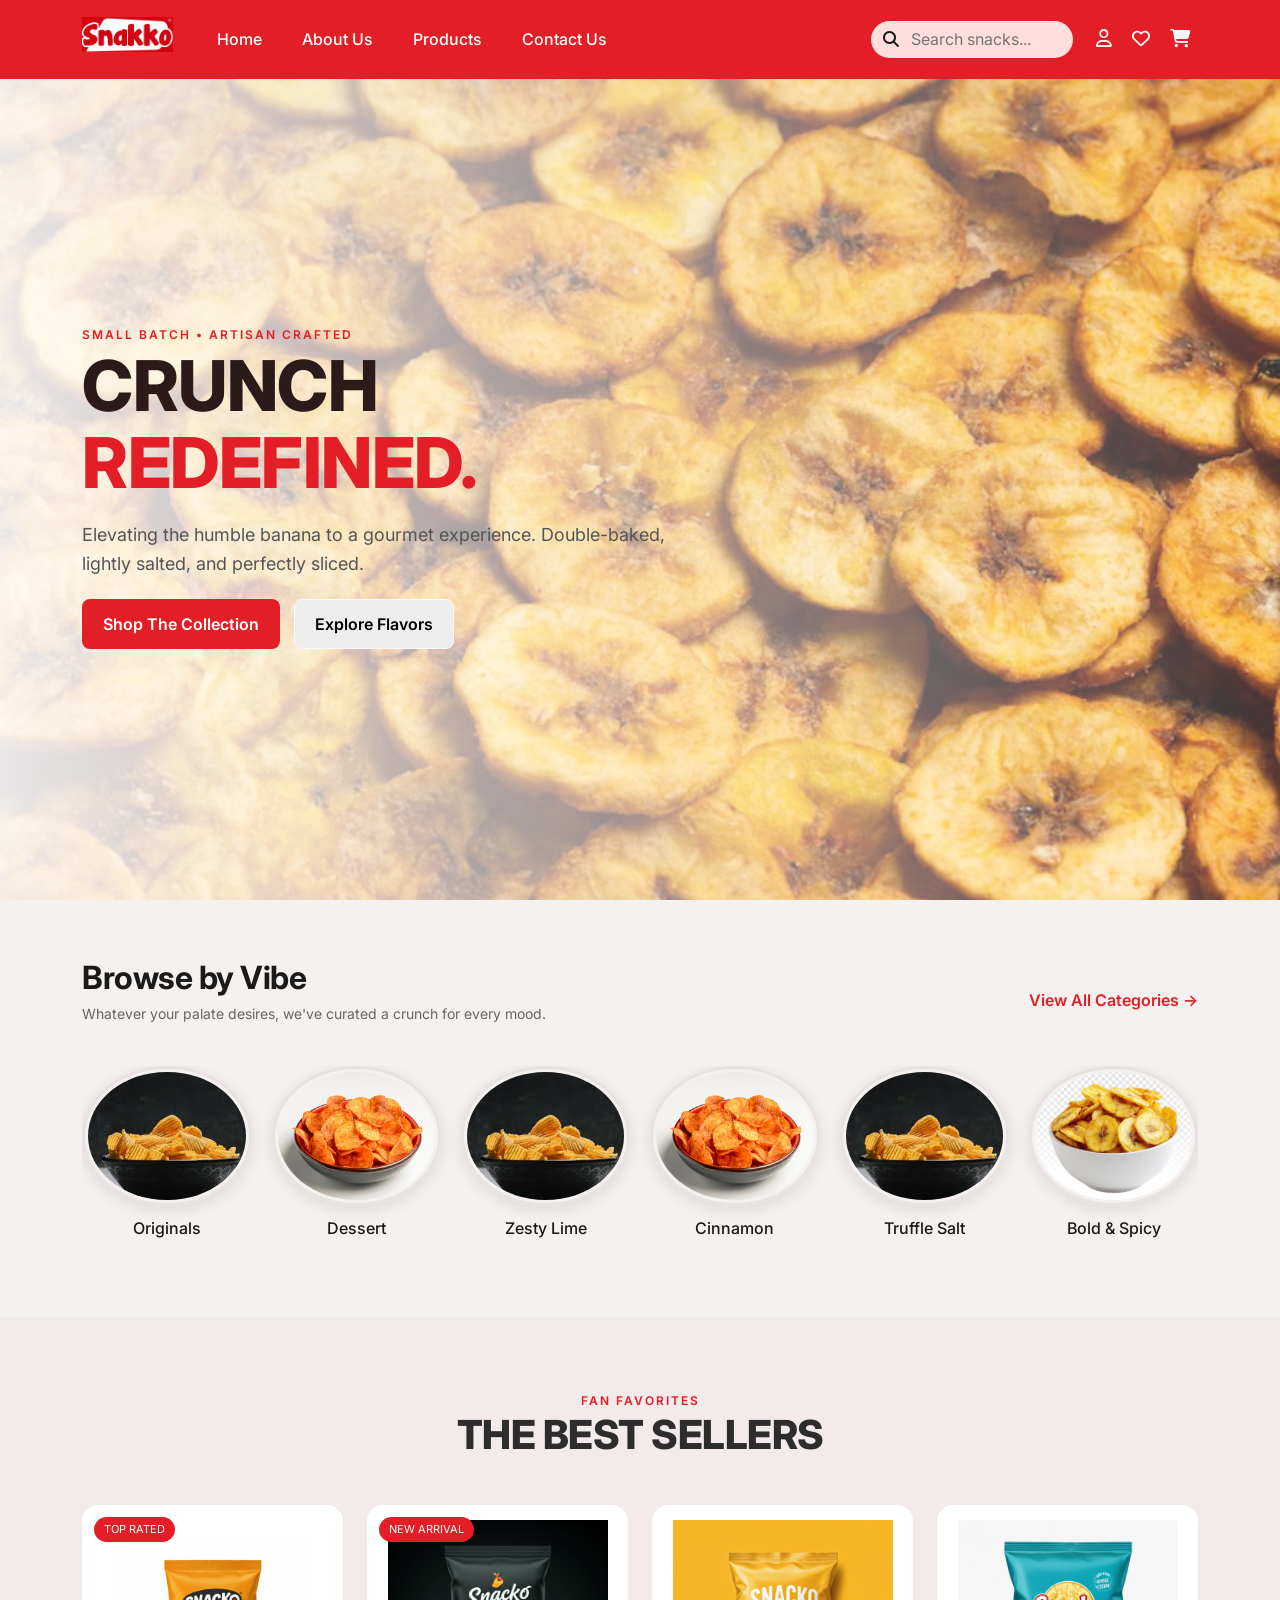
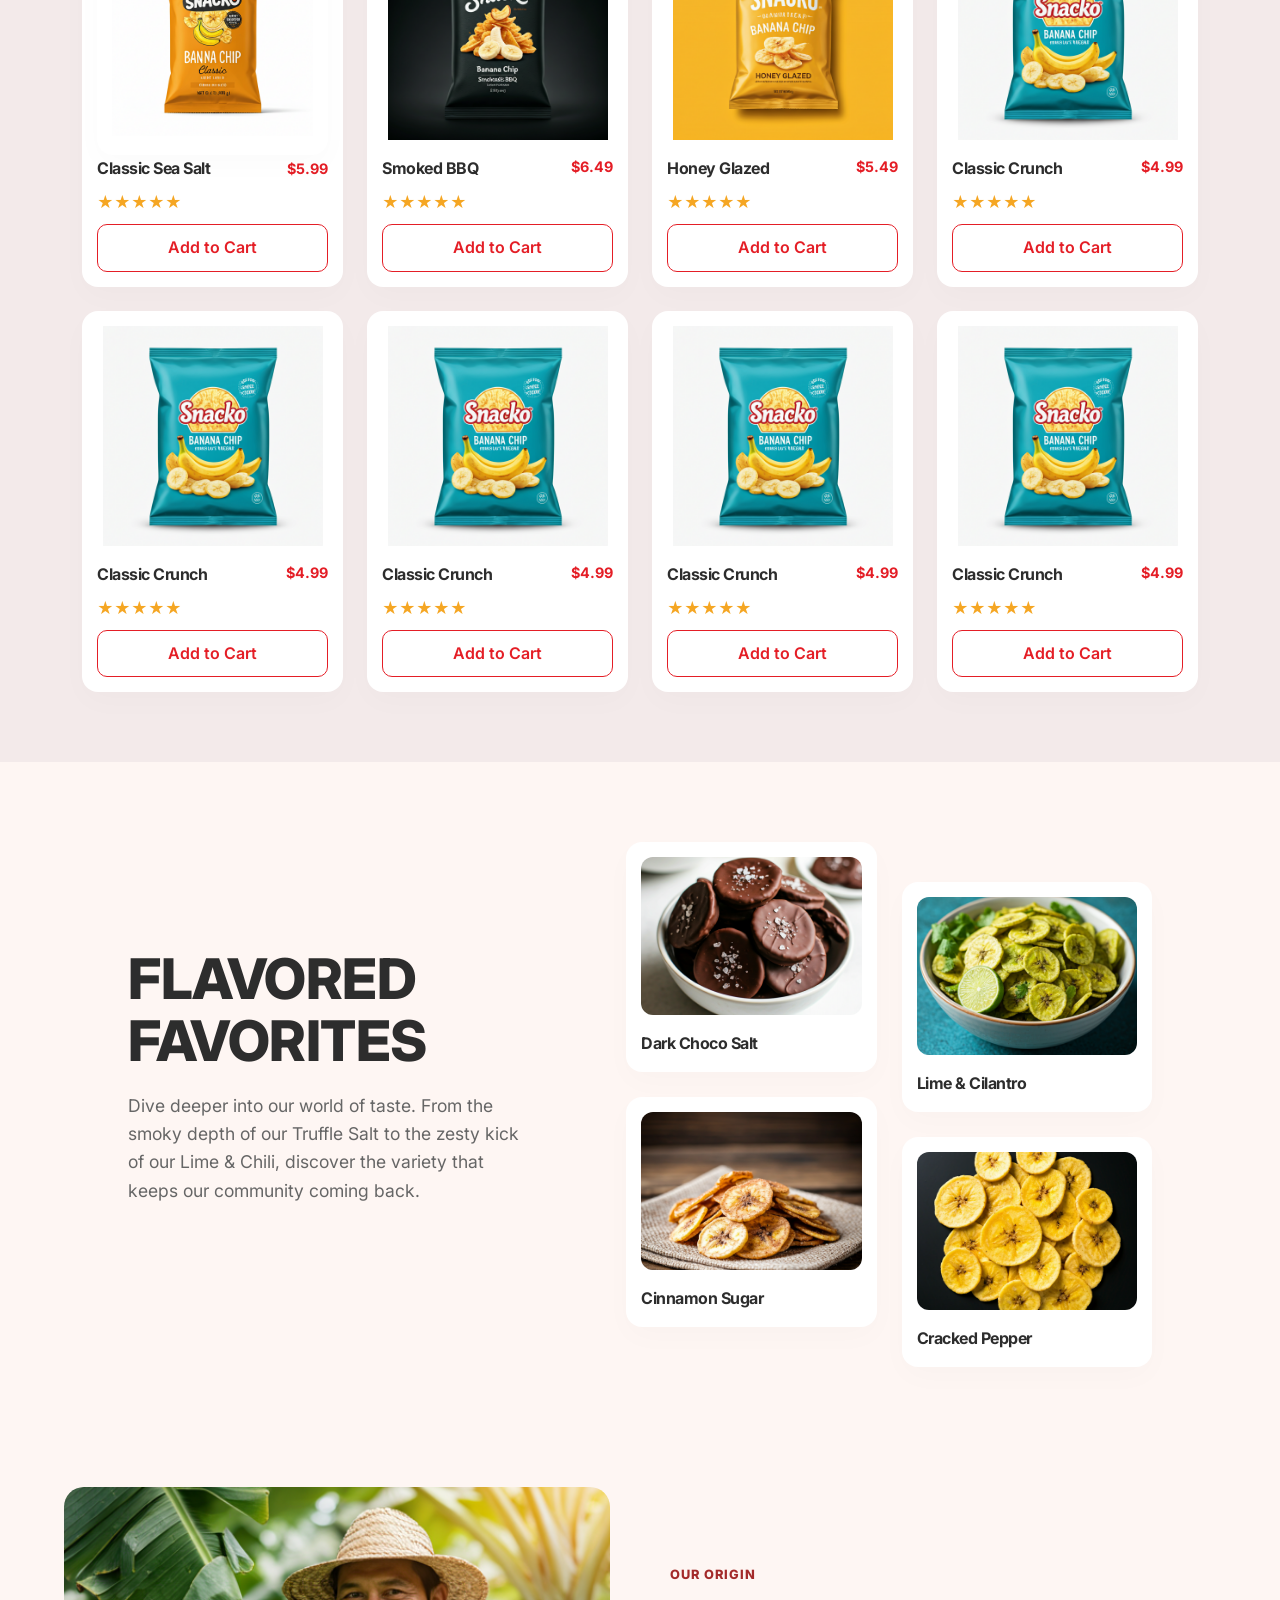
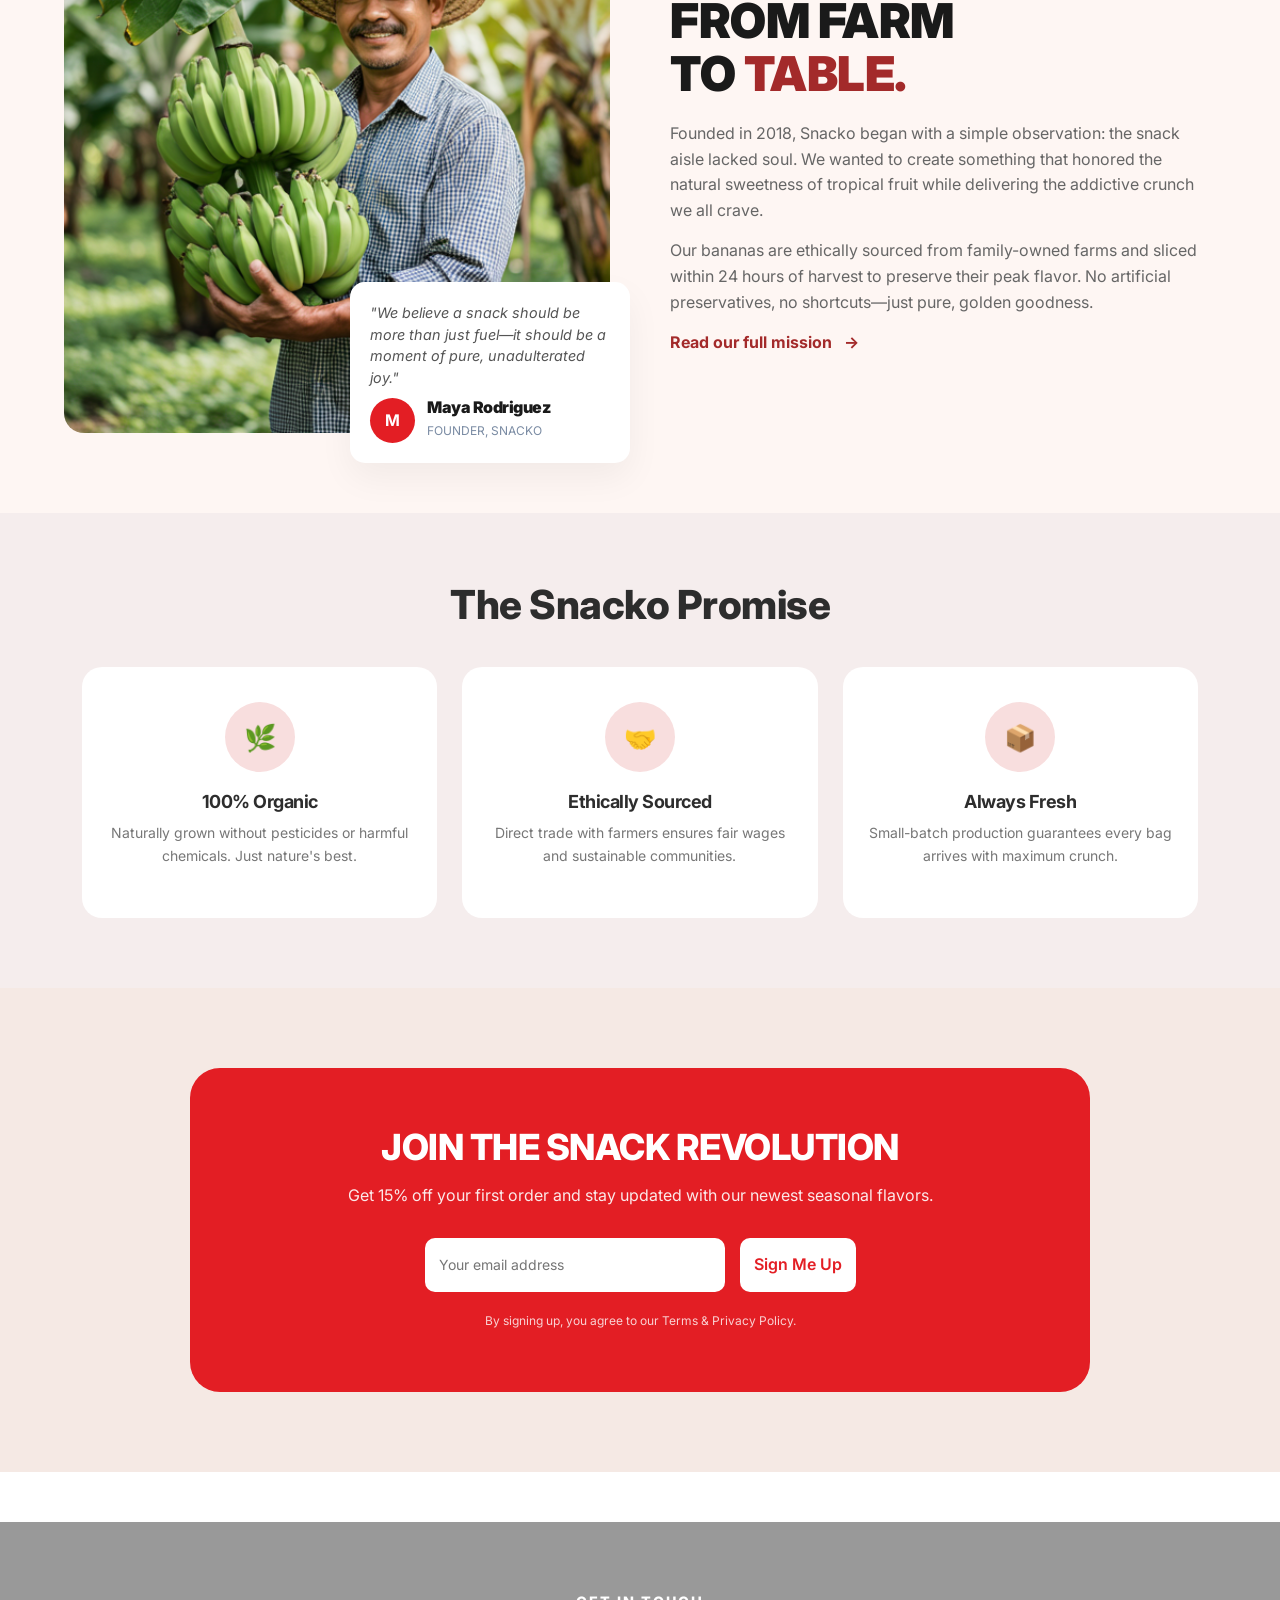
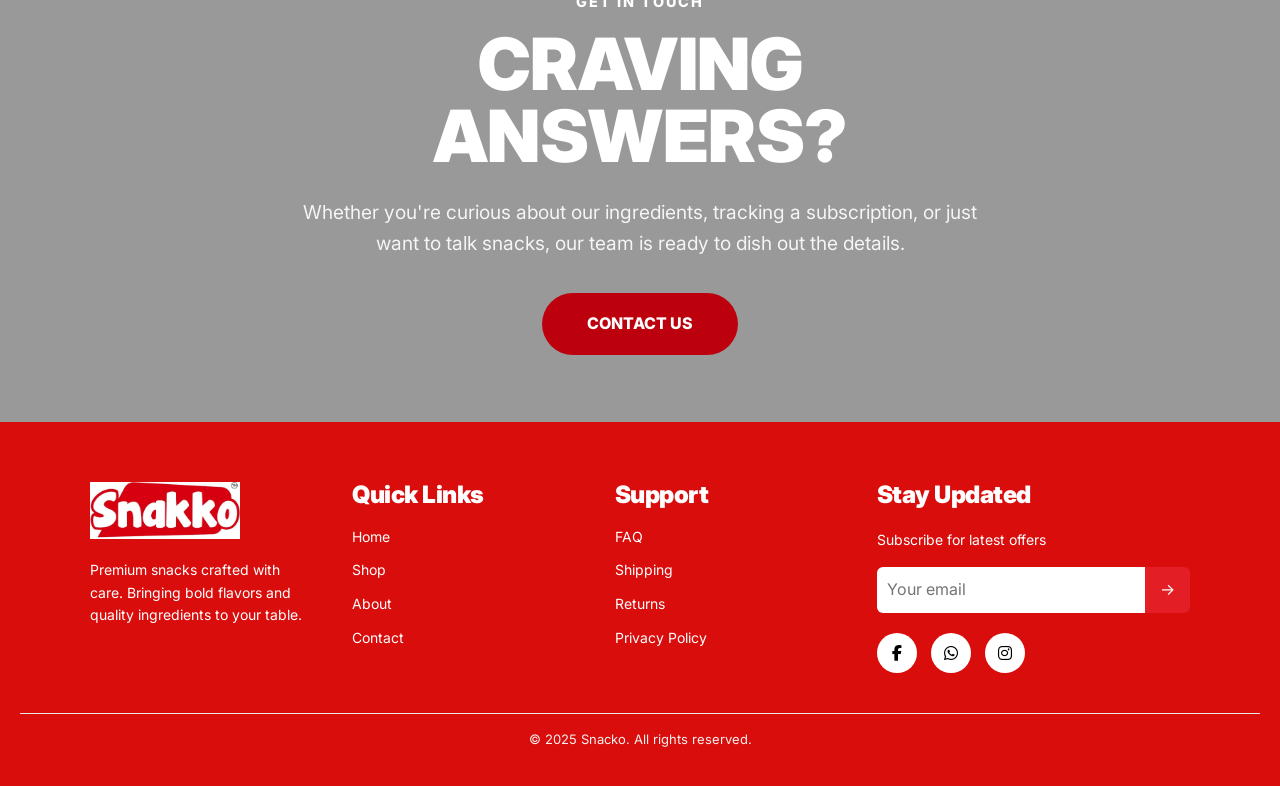
<file: index.html>
<!DOCTYPE html>
<html lang="en">
<head>
    <meta charset="UTF-8">
    <meta name="viewport" content="width=device-width, initial-scale=1.0">
    <title>Snacko</title>
    <link href="https://cdn.jsdelivr.net/npm/bootstrap@5.3.8/dist/css/bootstrap.min.css" rel="stylesheet"
        integrity="sha384-sRIl4kxILFvY47J16cr9ZwB07vP4J8+LH7qKQnuqkuIAvNWLzeN8tE5YBujZqJLB" crossorigin="anonymous">
          <!-- Bootstrap Icons -->
  <link
    rel="stylesheet"
    href="https://cdn.jsdelivr.net/npm/bootstrap-icons@1.11.3/font/bootstrap-icons.min.css"
  />
    <!-- Icons -->
  <link href="https://cdnjs.cloudflare.com/ajax/libs/font-awesome/6.5.0/css/all.min.css" rel="stylesheet">

  
  <link rel="stylesheet" href="https://cdnjs.cloudflare.com/ajax/libs/OwlCarousel2/2.3.4/assets/owl.carousel.min.css">
<link rel="stylesheet" href="https://cdnjs.cloudflare.com/ajax/libs/OwlCarousel2/2.3.4/assets/owl.theme.default.min.css">
        <link rel="stylesheet" href="css/home.css">
         <link rel="stylesheet" href="css/nav.css">
</head>
<style>
/* 🔴 Hide mobile slider completely by default (strong rule) */
.hero-mobile,
.hero-mobile.owl-carousel {
  display: none !important;
}

/* 🟢 Mobile only */
@media (max-width: 768px) {

  /* Hide desktop slider */
  .hero-slider {
    display: none !important;
  }

  /* Show mobile slider */
  .hero-mobile.owl-carousel {
    display: block !important;
  }

  /* Slide styling */
  .hero-mobile-slide {
    height: 50vh;
    background-size: cover;
    background-position: center;
    background-repeat: no-repeat;

    display: flex;
    align-items: center;
    justify-content: center;
  }

  /* Content styling */
  .hero-mobile-content {
    text-align: center;
    color: #fff;
    padding: 20px;
  }

  .hero-mobile-content h2 {
    font-size: 28px;
  }
}

  
.contact-banner {
  /* Replace with your actual background image URL */
  background-image: url('images/bg1.jpg'); 
  background-size: cover;
  background-position: center;
  background-attachment: fixed; /* Optional: creates a subtle parallax effect */
  min-height: 500px;
  position: relative;
  display: flex;
  align-items: center;
  justify-content: center;
  font-family: 'Inter', sans-serif;
}
</style>
<body>
<nav class="navbar navbar-expand-lg custom-navbar fixed-top">
  <div class="container d-flex align-items-center justify-content-between">

    <!-- Logo -->
    <a class="navbar-brand d-flex align-items-center" href="#">
      <img src="images/redlogo.jpeg" alt="Logo" class="logo">
    </a>

    <!-- Right Side (Mobile Icons + Search + Toggler) -->
    <div class="d-flex align-items-center gap-2">

      <!-- Mobile Search Icon -->
      <div class="mobile-search d-lg-none">
        <i class="fas fa-search" id="searchToggle"></i>
      </div>

      <!-- Icons (Mobile Only) -->
      <div class="icons d-flex d-lg-none align-items-center">
        <i class="far fa-user"></i>
        <i class="far fa-heart"></i>
        <div class="cart-icon">
          <i class="fas fa-shopping-cart"></i>
        </div>
      </div>

      <!-- Toggler -->
      <button class="navbar-toggler border-0 shadow-none p-0"
        type="button"
        data-bs-toggle="collapse"
        data-bs-target="#navbarContent">
        <i class="fas fa-bars text-white"></i>
      </button>

    </div>

    <!-- Menu -->
    <div class="collapse navbar-collapse justify-content-center" id="navbarContent">
      
     <ul class="navbar-nav mb-2 mb-lg-0 text-center">
        <li class="nav-item"><a class="nav-link" href="index.html">Home</a></li>
        <li class="nav-item"><a class="nav-link" href="about_us.html">About Us</a></li>
        <li class="nav-item"><a class="nav-link" href="products.html">Products</a></li>
        <li class="nav-item"><a class="nav-link" href="contact.html">Contact Us</a></li>
      </ul>

      <!-- Desktop Right Section -->
      <div class="d-lg-flex d-none align-items-center right-section ms-auto">

        <div class="search-box">
          <i class="fas fa-search"></i>
          <input type="text" placeholder="Search snacks...">
        </div>

        <div class="icons">
          <i class="far fa-user"></i>
          <i class="far fa-heart"></i>
          
            <i class="fas fa-shopping-cart"></i>
          
        </div>

      </div>
    </div>

  </div>
</nav>

<!-- ✅ Mobile Search Box OUTSIDE NAVBAR -->
<div class="mobile-search-box" id="mobileSearchBox">
  <input type="text" placeholder="Search snacks...">
</div>



<section class="hero-slider owl-carousel">

  <!-- Slide 1 -->
<div class="hero-slide" style="background-image: url('images/bg.avif');">

    <div class="container">
      <div class="hero-content">

        <span class="hero-top">SMALL BATCH • ARTISAN CRAFTED</span>

        <h1>
          CRUNCH <br>
          <span>REDEFINED.</span>
        </h1>

        <p>
          Elevating the humble banana to a gourmet experience.
          Double-baked, lightly salted, and perfectly sliced.
        </p>

        <div class="hero-buttons">
          <a href="#" class="btn btn-red">Shop The Collection</a>
          <a href="#" class="btn btn-light">Explore Flavors</a>
        </div>

      </div>
    </div>
  </div>

  <!-- Slide 2 -->
  <div class="hero-slide" style="background-image: url('images/bg1.jpg');">
    <div class="container">
      <div class="hero-content">
        <span class="hero-top">PREMIUM SNACKS</span>
        <h1>PURE <span>TASTE.</span></h1>
        <p>Crafted for perfection and crunch lovers.</p>

        <div class="hero-buttons">
          <a href="#" class="btn btn-red">Shop Now</a>
        </div>
      </div>
    </div>
  </div>

</section>

<section class="hero-mobile owl-carousel">

  <div class="hero-mobile-slide" style="background-image: url('images/aboutbg.png');">
    <div class="hero-mobile-content">
      <h2>CRUNCH REDEFINED</h2>
      <p>Premium banana chips, made for you.</p>
      <a href="#" class="btn btn-red">Shop Now</a>
    </div>
  </div>

  <div class="hero-mobile-slide" style="background-image: url('images/about.png');">
    <div class="hero-mobile-content">
      <h2>PURE TASTE</h2>
      <p>Crafted for crunch lovers.</p>
      <a href="#" class="btn btn-red">Explore</a>
    </div>
  </div>

</section>




<section class="category-section">
  <div class="container">

    <!-- Heading -->
    <div class="d-flex justify-content-between align-items-center mb-4 flex-wrap">
      <div>
        <h2 class="category-title">Browse by Vibe</h2>
        <p class="category-sub">Whatever your palate desires, we've curated a crunch for every mood.</p>
      </div>

      <a href="#" class="view-all">View All Categories →</a>
    </div>

    <!-- Owl Carousel -->
    <div class="owl-carousel category-slider">

      <div class="category-item">
        <img src="images/category.avif" alt="">
        <p>Bold & Spicy</p>
      </div>

      <div class="category-item">
        <img src="images/cat1.jpg" alt="">
        <p>Originals</p>
      </div>

      <div class="category-item">
        <img src="images/cat2.webp" alt="">
        <p>Dessert</p>
      </div>

      <div class="category-item">
        <img src="images/cat1.jpg" alt="">
        <p>Zesty Lime</p>
      </div>

      <div class="category-item">
        <img src="images/cat2.webp" alt="">
        <p>Cinnamon</p>
      </div>

      <div class="category-item">
        <img src="images/cat1.jpg" alt="">
        <p>Truffle Salt</p>
      </div>

    </div>

  </div>
</section>
<section class="best-sellers">
  <div class="container">

    <!-- Heading -->
    <div class="text-center mb-5">
      <span class="section-sub">FAN FAVORITES</span>
      <h2 class="section-title">THE BEST SELLERS</h2>
    </div>

    <!-- Products -->
<div class="row g-4">

      <!-- Card 1 -->
<div class="col-6 col-md-6 col-lg-3">
        <div class="product-card">

          <span class="badge-top">TOP RATED</span>

          <div  class="product-card light">
            <img src="images/prdt.png" alt="">
          </div>

          <div class="product-info">
            <div class="d-flex justify-content-between align-items-center">
              <h6>Classic Sea Salt</h6>
              <span class="price">$5.99</span>
            </div>

            <div class="rating">
              ★★★★★
            </div>

            <button class="btn-cart">Add to Cart</button>
          </div>

        </div>
      </div>

      <!-- Card 2 -->
      <div class="col-6 col-md-6 col-lg-3">
        <div class="product-card dark">
          <span class="badge-top">NEW ARRIVAL</span>

          <div class="product-img">
            <img src="images/prdt1.png" alt="">
          </div>

          <div class="product-info">
            <div class="d-flex justify-content-between">
              <h6>Smoked BBQ</h6>
              <span class="price">$6.49</span>
            </div>

            <div class="rating">★★★★★</div>
            <button class="btn-cart">Add to Cart</button>
          </div>
        </div>
      </div>

      <!-- Card 3 -->
      <div class="col-6 col-md-6 col-lg-3">
        <div class="product-card yellow">

          <div class="product-img">
            <img src="images/prdt3.png" alt="">
          </div>

          <div class="product-info">
            <div class="d-flex justify-content-between">
              <h6>Honey Glazed</h6>
              <span class="price">$5.49</span>
            </div>

            <div class="rating">★★★★★</div>
            <button class="btn-cart">Add to Cart</button>
          </div>
        </div>
      </div>

      <!-- Card 4 -->
<div class="col-6 col-md-6 col-lg-3">
        <div class="product-card">

          <div class="product-img">
            <img src="prdt4.png" alt="">
          </div>

          <div class="product-info">
            <div class="d-flex justify-content-between">
              <h6>Classic Crunch</h6>
              <span class="price">$4.99</span>
            </div>

            <div class="rating">★★★★★</div>
            <button class="btn-cart">Add to Cart</button>
          </div>
        </div>
      </div>
      <div class="col-6 col-md-6 col-lg-3">
        <div class="product-card">

          <div class="product-img">
            <img src="prdt4.png" alt="">
          </div>

          <div class="product-info">
            <div class="d-flex justify-content-between">
              <h6>Classic Crunch</h6>
              <span class="price">$4.99</span>
            </div>

            <div class="rating">★★★★★</div>
            <button class="btn-cart">Add to Cart</button>
          </div>
        </div>
      </div>
      <div class="col-6 col-md-6 col-lg-3">
        <div class="product-card">

          <div class="product-img">
            <img src="prdt4.png" alt="">
          </div>

          <div class="product-info">
            <div class="d-flex justify-content-between">
              <h6>Classic Crunch</h6>
              <span class="price">$4.99</span>
            </div>

            <div class="rating">★★★★★</div>
            <button class="btn-cart">Add to Cart</button>
          </div>
        </div>
      </div>
      <div class="col-6 col-md-6 col-lg-3">
        <div class="product-card">

          <div class="product-img">
            <img src="prdt4.png" alt="">
          </div>

          <div class="product-info">
            <div class="d-flex justify-content-between">
              <h6>Classic Crunch</h6>
              <span class="price">$4.99</span>
            </div>

            <div class="rating">★★★★★</div>
            <button class="btn-cart">Add to Cart</button>
          </div>
        </div>
      </div>
      <div class="col-6 col-md-6 col-lg-3">
        <div class="product-card">

          <div class="product-img">
            <img src="prdt4.png" alt="">
          </div>

          <div class="product-info">
            <div class="d-flex justify-content-between">
              <h6>Classic Crunch</h6>
              <span class="price">$4.99</span>
            </div>

            <div class="rating">★★★★★</div>
            <button class="btn-cart">Add to Cart</button>
          </div>
        </div>
      </div>

    </div>

  </div>
</section>

<section class="flavor-showcase">
  <div class="content-wrapper">
    
    <div class="info-side">
      <h1>FLAVORED<br>FAVORITES</h1>
      <p>Dive deeper into our world of taste. From the smoky depth of our Truffle Salt to the zesty kick of our Lime & Chili, discover the variety that keeps our community coming back.</p>
    </div>

    <div class="grid-side">
      
      <div class="product-card">
        <div class="img-box"><img src="dark.png" alt="Dark Choco"></div>
        <h6>Dark Choco Salt</h6>
        
      </div>

      <div class="product-card staggered">
        <div class="img-box"><img src="lemon.png" alt="Lime"></div>
        <h6>Lime & Cilantro</h6>
       
      </div>

      <div class="product-card">
        <div class="img-box"><img src="cinnamon.png" alt="Cinnamon"></div>
        <h6>Cinnamon Sugar</h6>
       
      </div>

      <div class="product-card staggered">
        <div class="img-box"><img src="cracked.png" alt="pepper"></div>
        <h6>Cracked Pepper</h6>
       
      </div>

    </div>
  </div>
</section>




<section class="origin-section">
  <div class="origin-container">
    
    <div class="origin-image-wrapper">
      <img src="images/far.png" alt="Farmer with bananas" class="main-img">
      
      <div class="quote-card">
        <p>"We believe a snack should be more than just fuel—it should be a moment of pure, unadulterated joy."</p>
     <div class="author-info">
    <div class="avatar">M</div>
    
    <div class="details">
      <h4>Maya Rodriguez</h4>
      <span>FOUNDER, SNACKO</span>
    </div>
  </div>
      </div>
      
    </div>

    <div class="origin-text">
      <span class="label">OUR ORIGIN</span>
      <h1>FROM FARM<br>TO <span class="highlight">TABLE.</span></h1>
      
      <p>Founded in 2018, Snacko began with a simple observation: the snack aisle lacked soul. We wanted to create something that honored the natural sweetness of tropical fruit while delivering the addictive crunch we all crave.</p>
      
      <p>Our bananas are ethically sourced from family-owned farms and sliced within 24 hours of harvest to preserve their peak flavor. No artificial preservatives, no shortcuts—just pure, golden goodness.</p>
      
      <a href="#" class="mission-link">Read our full mission &nbsp; <span>&rarr;</span></a>
    </div>

  </div>
</section>
<section class="promise-section">
  <div class="container">
    <h2 class="section-title">The Snacko Promise</h2>

    <div class="promise-grid">

      <!-- CARD 1 -->
      <div class="promise-card">
        <div class="icon-circle">
          🌿
        </div>
        <h4>100% Organic</h4>
        <p>
          Naturally grown without pesticides or harmful chemicals.
          Just nature's best.
        </p>
      </div>

      <!-- CARD 2 -->
      <div class="promise-card">
        <div class="icon-circle">
          🤝
        </div>
        <h4>Ethically Sourced</h4>
        <p>
          Direct trade with farmers ensures fair wages and
          sustainable communities.
        </p>
      </div>

      <!-- CARD 3 -->
      <div class="promise-card">
        <div class="icon-circle">
          📦
        </div>
        <h4>Always Fresh</h4>
        <p>
          Small-batch production guarantees every bag arrives
          with maximum crunch.
        </p>
      </div>

    </div>
  </div>
</section>







<section class="cta-section">
  <div class="cta-box">
    
    <h2>JOIN THE SNACK REVOLUTION</h2>
    
    <p>
      Get 15% off your first order and stay updated with our newest
      seasonal flavors.
    </p>

    <form class="cta-form">
      <input type="email" placeholder="Your email address">
      <button type="submit">Sign Me Up</button>
    </form>

    <small>
      By signing up, you agree to our Terms & Privacy Policy.
    </small>

  </div>
</section>






<section class="contact-banner" style="margin-top: 50px;">
  <div class="banner-overlay">
    <div class="banner-content">
      <span class="banner-label">GET IN TOUCH</span>
      <h2>Craving<br>Answers?</h2>
      <p>Whether you're curious about our ingredients, tracking a subscription, or just want to talk snacks, our team is ready to dish out the details.</p>
      <a href="mailto:hello@snacko.com" class="banner-btn">Contact Us</a>
    </div>
  </div>
</section>


<footer class="footer">
  <div class="footer-container">

    <!-- BRAND -->
    <div class="footer-col">
  <img src="images/whitelogo.jpeg" alt="Snacko Logo" class="footer-logo">

  <p>
    Premium snacks crafted with care. Bringing bold flavors
    and quality ingredients to your table.
  </p>
</div>

    <!-- LINKS -->
    <div class="footer-col">
      <h4>Quick Links</h4>
      <ul>
        <li><a href="#">Home</a></li>
        <li><a href="#">Shop</a></li>
        <li><a href="#">About</a></li>
        <li><a href="#">Contact</a></li>
      </ul>
    </div>

    <!-- SUPPORT -->
    <div class="footer-col">
      <h4>Support</h4>
      <ul>
        <li><a href="#">FAQ</a></li>
        <li><a href="#">Shipping</a></li>
        <li><a href="#">Returns</a></li>
        <li><a href="#">Privacy Policy</a></li>
      </ul>
    </div>

    <!-- NEWSLETTER -->
    <div class="footer-col">
      <h4>Stay Updated</h4>
      <p>Subscribe for latest offers</p>

      <div class="footer-input">
        <input type="email" placeholder="Your email">
        <button>→</button>
      </div>

     <div class="socials">
  <a href="#"><i class="fab fa-facebook-f"></i></a>
  <a href="#"><i class="fab fa-whatsapp"></i></a>
  <a href="#"><i class="fab fa-instagram"></i></a>
</div>
    </div>

  </div>

  <!-- BOTTOM -->
  <div class="footer-bottom">
    <p>© 2025 Snacko. All rights reserved.</p>
  </div>
</footer>


<script src="https://cdn.jsdelivr.net/npm/bootstrap@5.3.2/dist/js/bootstrap.bundle.min.js"></script>
<script src="https://cdnjs.cloudflare.com/ajax/libs/jquery/3.6.0/jquery.min.js"></script>
<script src="https://cdnjs.cloudflare.com/ajax/libs/OwlCarousel2/2.3.4/owl.carousel.min.js"></script>
<script>
window.addEventListener("scroll", function () {
  const navbar = document.querySelector(".custom-navbar");
  navbar.classList.toggle("scrolled", window.scrollY > 50);
});



const searchToggle = document.getElementById("searchToggle");
const searchBox = document.getElementById("mobileSearchBox");

searchToggle.addEventListener("click", () => {
  searchBox.classList.toggle("active");
});

  
$('.hero-slider').owlCarousel({
  items: 1,
  loop: true,
  autoplay: true,
  autoplayTimeout: 4000,
  nav: false,
  dots: true
});


$(document).ready(function(){
  $('.hero-mobile').owlCarousel({
    items: 1,
    loop: true,
    autoplay: true,
    dots: true,
    nav: false
  });
});







$('.category-slider').owlCarousel({
  loop: true,
  margin: 20,
  autoplay: true,
  autoplayTimeout: 2000,
  autoplayHoverPause: true,
  smartSpeed: 800,

  responsive: {
    0: {
      items: 2
    },
    576: {
      items: 3
    },
    768: {
      items: 4
    },
    992: {
      items: 5
    },
    1200: {
      items: 6
    }
  }
});

</script>
</body>
</html>
</file>
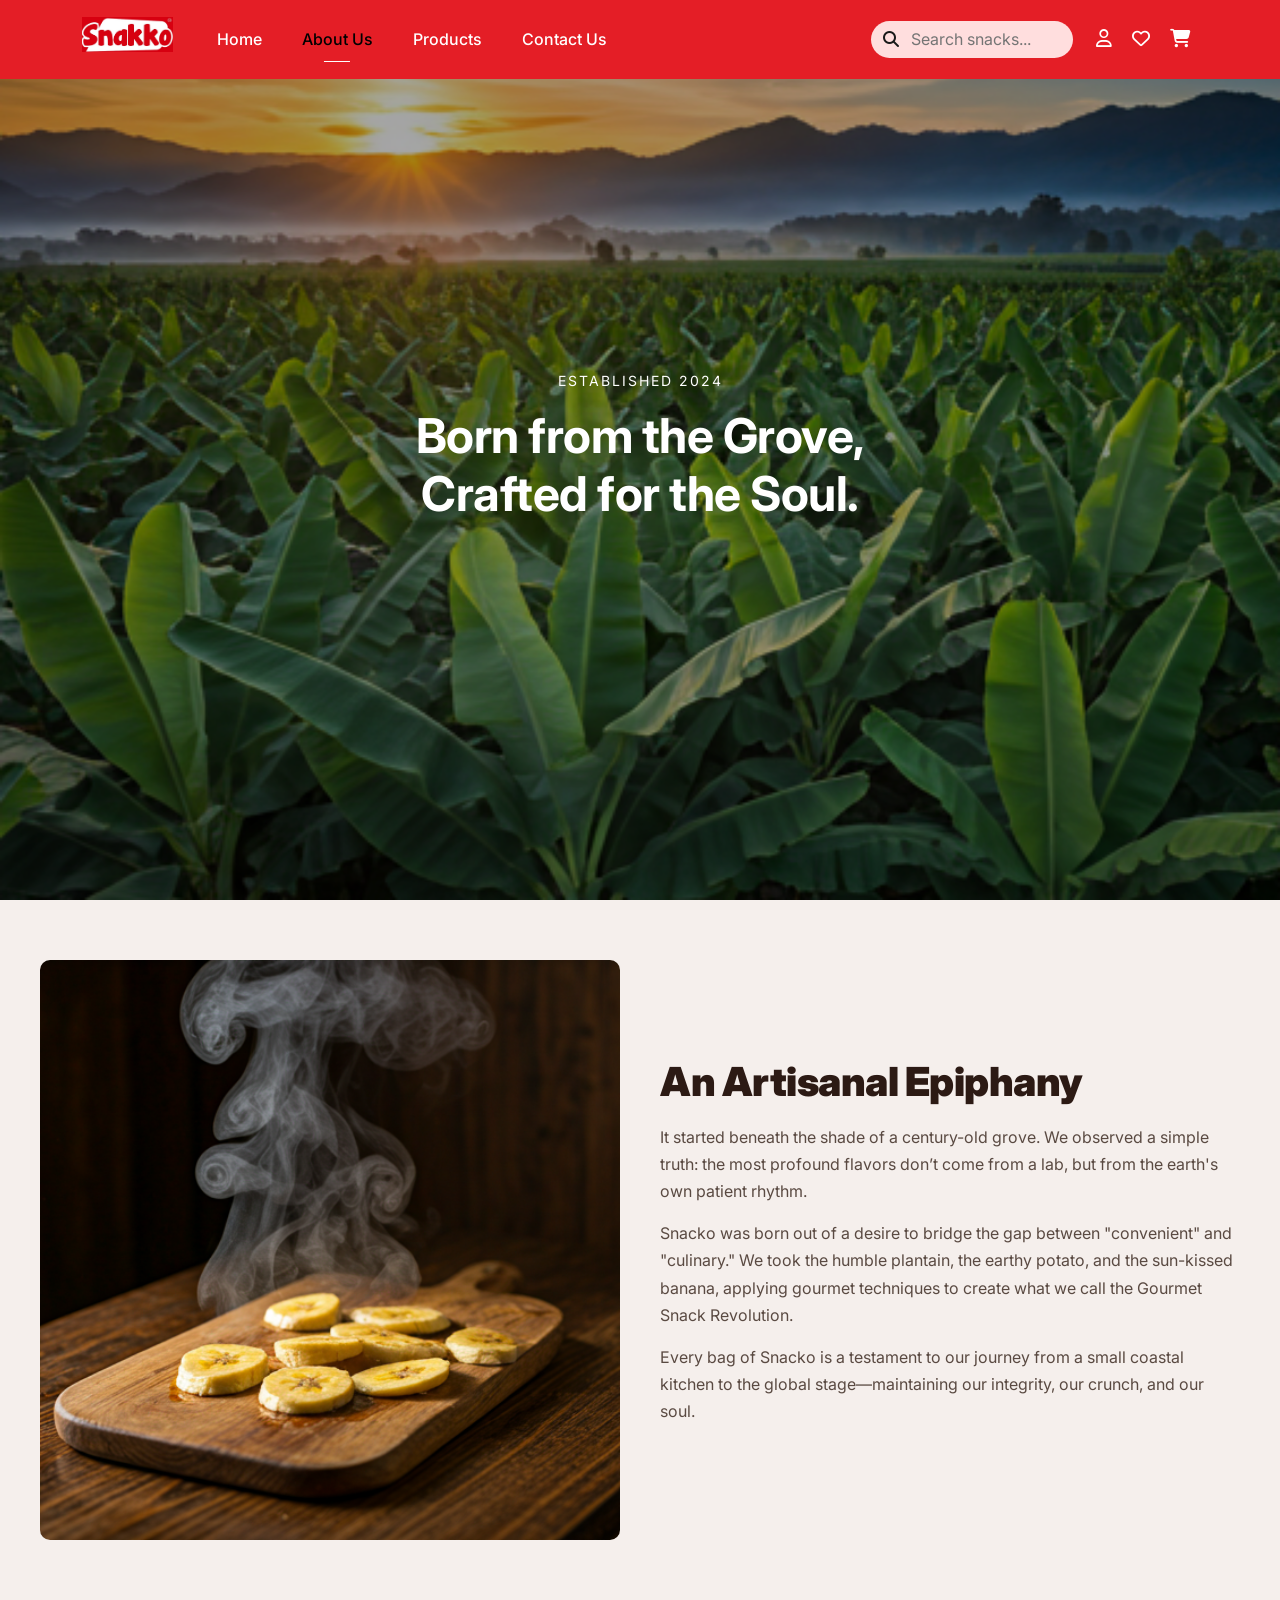
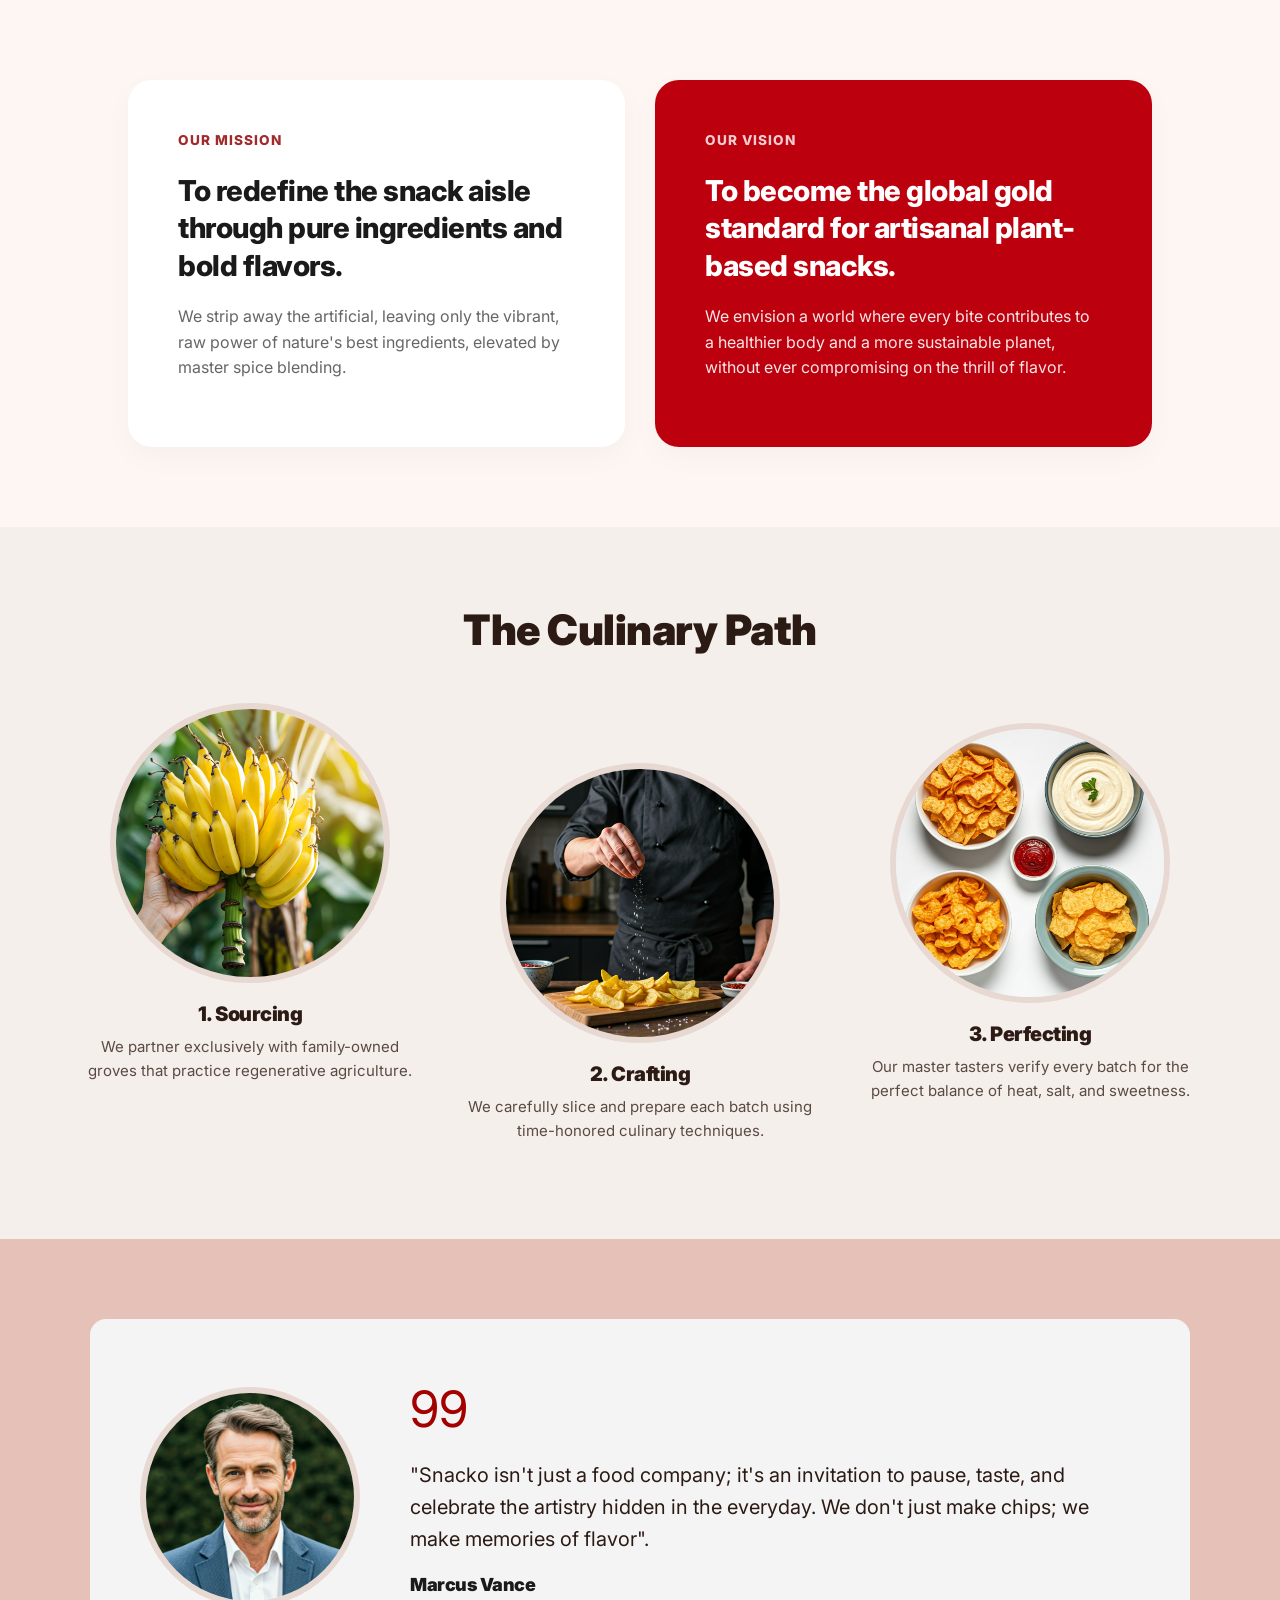
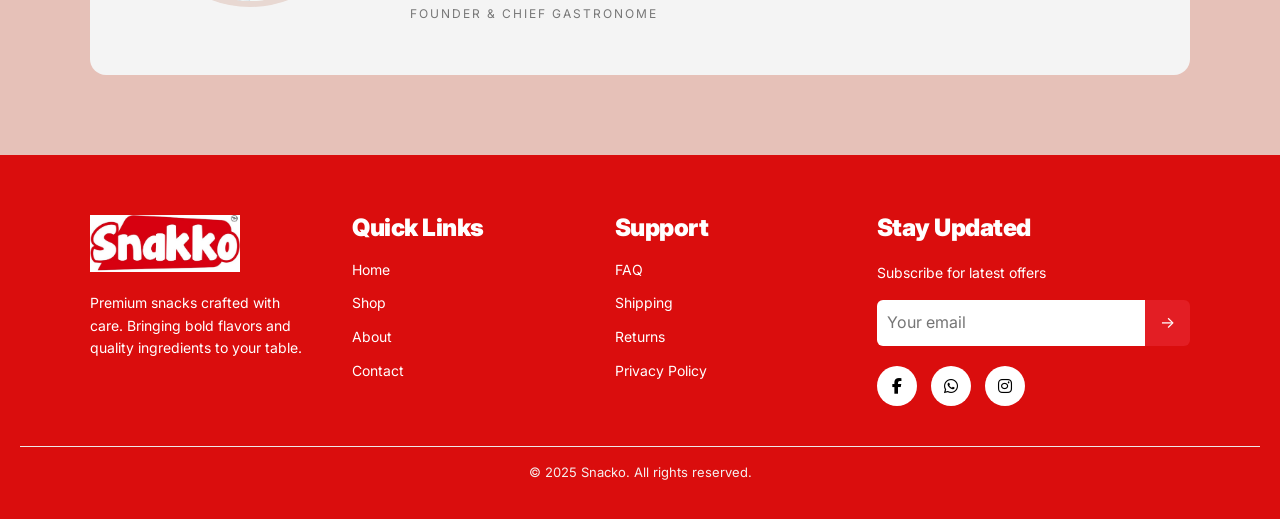
<file: about_us.html>
<!DOCTYPE html>
<html lang="en">
<head>
    <meta charset="UTF-8">
    <meta name="viewport" content="width=device-width, initial-scale=1.0">
    <title>Snacko</title>
    <link href="https://cdn.jsdelivr.net/npm/bootstrap@5.3.8/dist/css/bootstrap.min.css" rel="stylesheet"
        integrity="sha384-sRIl4kxILFvY47J16cr9ZwB07vP4J8+LH7qKQnuqkuIAvNWLzeN8tE5YBujZqJLB" crossorigin="anonymous">
          <!-- Bootstrap Icons -->
  <link
    rel="stylesheet"
    href="https://cdn.jsdelivr.net/npm/bootstrap-icons@1.11.3/font/bootstrap-icons.min.css"
  />
    <!-- Icons -->
  <link href="https://cdnjs.cloudflare.com/ajax/libs/font-awesome/6.5.0/css/all.min.css" rel="stylesheet">

  
  <link rel="stylesheet" href="https://cdnjs.cloudflare.com/ajax/libs/OwlCarousel2/2.3.4/assets/owl.carousel.min.css">
<link rel="stylesheet" href="https://cdnjs.cloudflare.com/ajax/libs/OwlCarousel2/2.3.4/assets/owl.theme.default.min.css">
        <link rel="stylesheet" href="css/about.css">
         <link rel="stylesheet" href="css/nav.css">
</head>
<style>
    .about-hero {
  position: relative;
  height: 100vh;
  background-image: url('./images/aboutbg.png');
  background-size: cover;
  background-position: center;
  background-repeat: no-repeat;

  display: flex;
  align-items: center;
  justify-content: center;
}
</style>
<body>
<nav class="navbar navbar-expand-lg custom-navbar fixed-top">
  <div class="container d-flex align-items-center justify-content-between">

    <!-- Logo -->
    <a class="navbar-brand d-flex align-items-center" href="#">
      <img src="images/redlogo.jpeg" alt="Logo" class="logo">
    </a>

    <!-- Right Side (Mobile Icons + Search + Toggler) -->
    <div class="d-flex align-items-center gap-2">

      <!-- Mobile Search Icon -->
      <div class="mobile-search d-lg-none">
        <i class="fas fa-search" id="searchToggle"></i>
      </div>

      <!-- Icons (Mobile Only) -->
      <div class="icons d-flex d-lg-none align-items-center">
        <i class="far fa-user"></i>
        <i class="far fa-heart"></i>
        <div class="cart-icon">
          <i class="fas fa-shopping-cart"></i>
        </div>
      </div>

      <!-- Toggler -->
      <button class="navbar-toggler border-0 shadow-none p-0"
        type="button"
        data-bs-toggle="collapse"
        data-bs-target="#navbarContent">
        <i class="fas fa-bars text-white"></i>
      </button>

    </div>

    <!-- Menu -->
    <div class="collapse navbar-collapse justify-content-center" id="navbarContent">
      
      <ul class="navbar-nav mb-2 mb-lg-0 text-center">
        <li class="nav-item"><a class="nav-link" href="#">Home</a></li>
        <li class="nav-item"><a class="nav-link active" href="#">About Us</a></li>
        <li class="nav-item"><a class="nav-link" href="#">Products</a></li>
        <li class="nav-item"><a class="nav-link" href="#">Contact Us</a></li>
      </ul>

      <!-- Desktop Right Section -->
      <div class="d-lg-flex d-none align-items-center right-section ms-auto">

        <div class="search-box">
          <i class="fas fa-search"></i>
          <input type="text" placeholder="Search snacks...">
        </div>

        <div class="icons">
          <i class="far fa-user"></i>
          <i class="far fa-heart"></i>
          
            <i class="fas fa-shopping-cart"></i>
          
        </div>

      </div>
    </div>

  </div>
</nav>

<!-- ✅ Mobile Search Box OUTSIDE NAVBAR -->
<div class="mobile-search-box" id="mobileSearchBox">
  <input type="text" placeholder="Search snacks...">
</div>





<section class="about-hero">
  <div class="overlay">
    <p class="tagline">ESTABLISHED 2024</p>
    <h1>
      Born from the Grove,<br />
      Crafted for the Soul.
    </h1>
  </div>
</section>




<section class="about-story">
  <div class="about-container">
    
    <div class="about-image">
      <img src="images/about.png" alt="Banana snack" />
    </div>

    <div class="about-text">
      <h2>An Artisanal Epiphany</h2>
      <p>
        It started beneath the shade of a century-old grove. We observed a simple truth: the most profound flavors don’t come from a lab, but from the earth's own patient rhythm.
      </p>
      <p>
        Snacko was born out of a desire to bridge the gap between "convenient" and "culinary." We took the humble plantain, the earthy potato, and the sun-kissed banana, applying gourmet techniques to create what we call the Gourmet Snack Revolution.
      </p>
      <p>
        Every bag of Snacko is a testament to our journey from a small coastal kitchen to the global stage—maintaining our integrity, our crunch, and our soul.
      </p>
    </div>

  </div>
</section>



<section class="mission-vision">
  <div class="mission-container">
    
    <div class="mv-card white-card">
      <div class="mv-content">
        <span class="mv-label">OUR MISSION</span>
        <h3>To redefine the snack aisle through pure ingredients and bold flavors.</h3>
        <p>We strip away the artificial, leaving only the vibrant, raw power of nature's best ingredients, elevated by master spice blending.</p>
      </div>
      <div class="mv-icon icon-light"></div>
    </div>

    <div class="mv-card red-card">
      <div class="mv-content">
        <span class="mv-label">OUR VISION</span>
        <h3>To become the global gold standard for artisanal plant-based snacks.</h3>
        <p>We envision a world where every bite contributes to a healthier body and a more sustainable planet, without ever compromising on the thrill of flavor.</p>
      </div>
      <div class="mv-icon icon-dark"></div>
    </div>

  </div>
</section>


<section class="culinary-path">
  <h2 class="section-title">The Culinary Path</h2>

  <div class="culinary-container">

    <div class="culinary-item">
      <div class="circle-img">
        <img src="images/bananas.png" alt="Sourcing">
      </div>
      <h3>1. Sourcing</h3>
      <p>We partner exclusively with family-owned groves that practice regenerative agriculture.</p>
    </div>

    <div class="culinary-item">
      <div class="circle-img">
        <img src="images/second.png" alt="Crafting">
      </div>
      <h3>2. Crafting</h3>
      <p>We carefully slice and prepare each batch using time-honored culinary techniques.</p>
    </div>

    <div class="culinary-item">
      <div class="circle-img">
        <img src="images/third.png" alt="Perfecting">
      </div>
      <h3>3. Perfecting</h3>
      <p>Our master tasters verify every batch for the perfect balance of heat, salt, and sweetness.</p>
    </div>

  </div>
</section>





<section class="testimonial">
  <div class="testimonial-card">

    <div class="testimonial-image">
      <img src="images/founder.png" alt="Founder">
    </div>

    <div class="testimonial-content">
      <span class="quote-icon">99</span>

      <p class="quote-text">
        "Snacko isn't just a food company; it's an invitation to pause, taste, and celebrate the artistry hidden in the everyday. We don't just make chips; we make memories of flavor".
      </p>

      <h4>Marcus Vance</h4>
      <span class="role">FOUNDER & CHIEF GASTRONOME</span>
    </div>

  </div>
</section>









<footer class="footer">
  <div class="footer-container">

    <!-- BRAND -->
    <div class="footer-col">
  <img src="images/whitelogo.jpeg" alt="Snacko Logo" class="footer-logo">

  <p>
    Premium snacks crafted with care. Bringing bold flavors
    and quality ingredients to your table.
  </p>
</div>

    <!-- LINKS -->
    <div class="footer-col">
      <h4>Quick Links</h4>
      <ul>
        <li><a href="#">Home</a></li>
        <li><a href="#">Shop</a></li>
        <li><a href="#">About</a></li>
        <li><a href="#">Contact</a></li>
      </ul>
    </div>

    <!-- SUPPORT -->
    <div class="footer-col">
      <h4>Support</h4>
      <ul>
        <li><a href="#">FAQ</a></li>
        <li><a href="#">Shipping</a></li>
        <li><a href="#">Returns</a></li>
        <li><a href="#">Privacy Policy</a></li>
      </ul>
    </div>

    <!-- NEWSLETTER -->
    <div class="footer-col">
      <h4>Stay Updated</h4>
      <p>Subscribe for latest offers</p>

      <div class="footer-input">
        <input type="email" placeholder="Your email">
        <button>→</button>
      </div>

     <div class="socials">
  <a href="#"><i class="fab fa-facebook-f"></i></a>
  <a href="#"><i class="fab fa-whatsapp"></i></a>
  <a href="#"><i class="fab fa-instagram"></i></a>
</div>
    </div>

  </div>

  <!-- BOTTOM -->
  <div class="footer-bottom">
    <p>© 2025 Snacko. All rights reserved.</p>
  </div>
</footer>


<script src="https://cdn.jsdelivr.net/npm/bootstrap@5.3.2/dist/js/bootstrap.bundle.min.js"></script>
<script src="https://cdnjs.cloudflare.com/ajax/libs/jquery/3.6.0/jquery.min.js"></script>
<script src="https://cdnjs.cloudflare.com/ajax/libs/OwlCarousel2/2.3.4/owl.carousel.min.js"></script>
<script>
window.addEventListener("scroll", function () {
  const navbar = document.querySelector(".custom-navbar");
  navbar.classList.toggle("scrolled", window.scrollY > 50);
});



const searchToggle = document.getElementById("searchToggle");
const searchBox = document.getElementById("mobileSearchBox");

searchToggle.addEventListener("click", () => {
  searchBox.classList.toggle("active");
});

  
$('.hero-slider').owlCarousel({
  items: 1,
  loop: true,
  autoplay: true,
  autoplayTimeout: 4000,
  nav: false,
  dots: true
});














  const items = document.querySelectorAll('.culinary-item');

  const observer = new IntersectionObserver((entries) => {
    entries.forEach(entry => {
      if (entry.isIntersecting) {
        entry.target.classList.add('show');
      }
    });
  }, {
    threshold: 0.2
  });

  items.forEach(item => {
    observer.observe(item);
  });





</script>
</body>
</html>
</file>
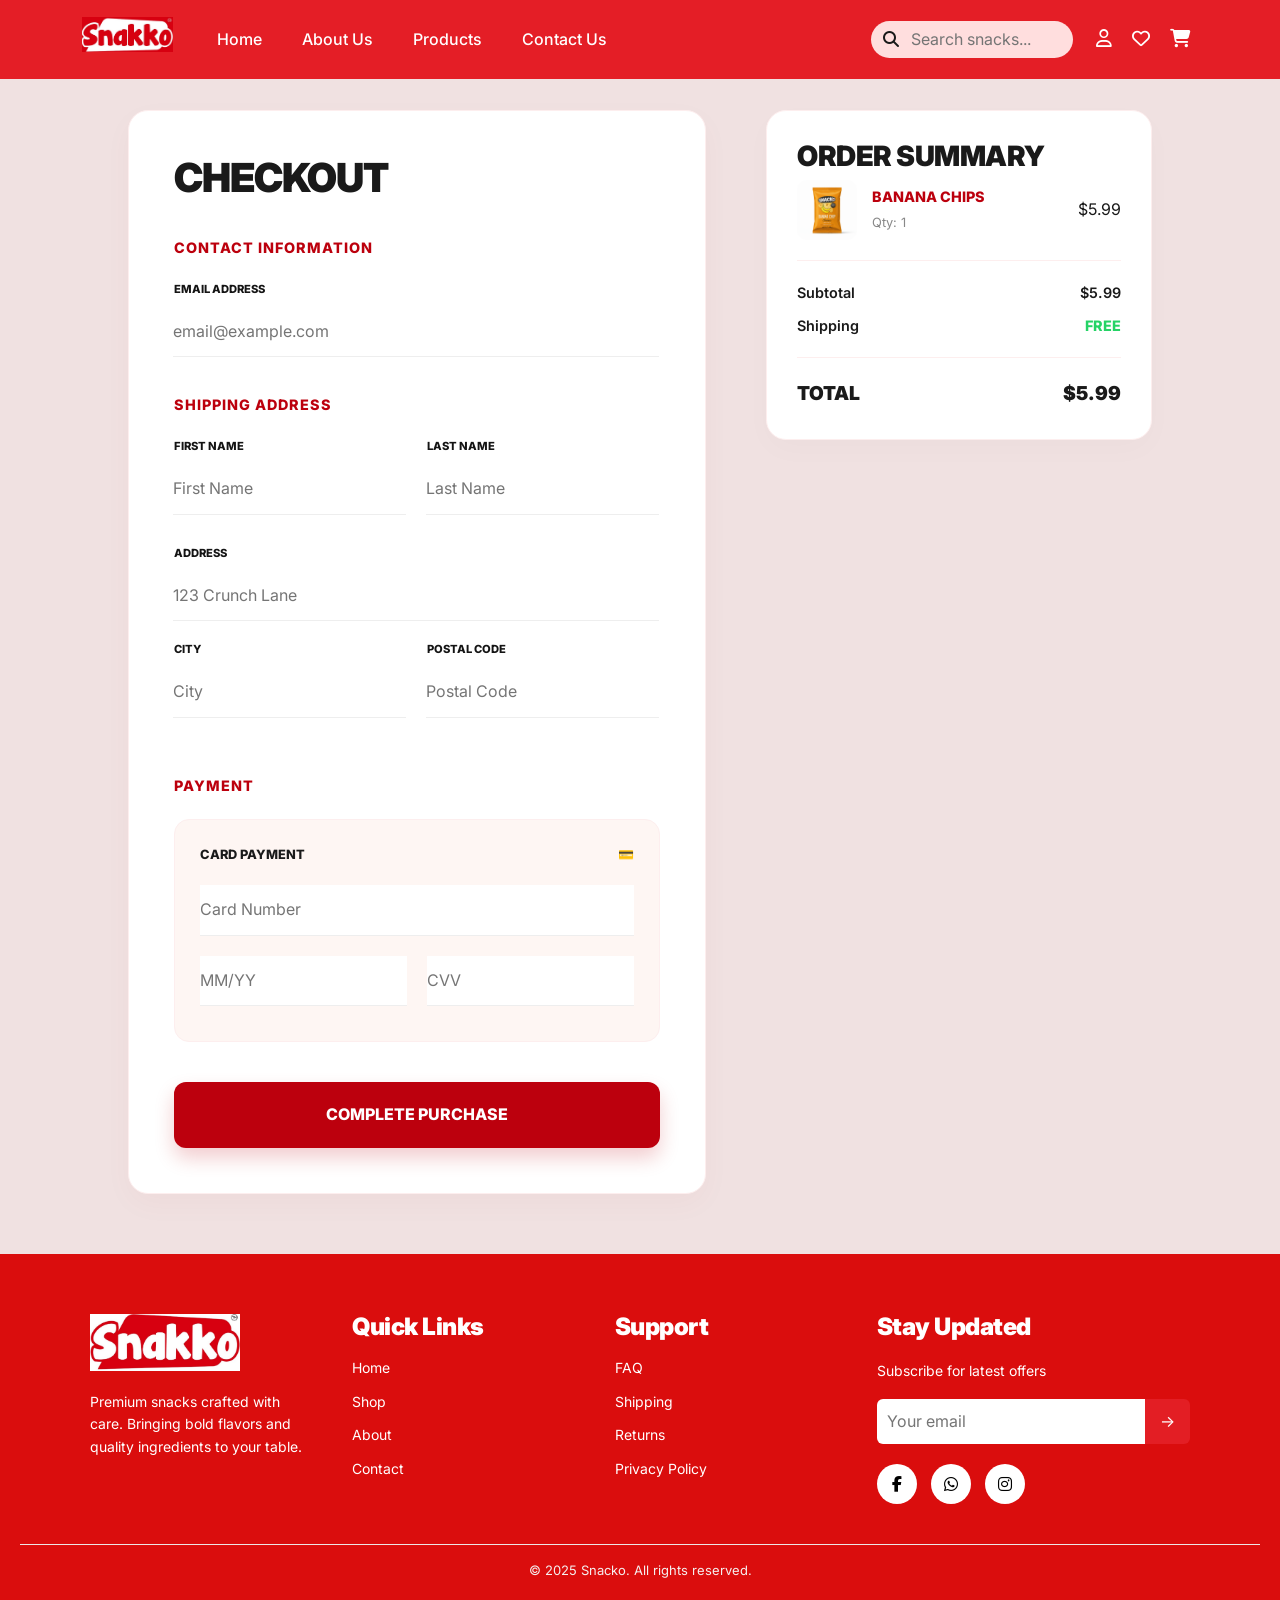
<file: checkout.html>
<!DOCTYPE html>
<html lang="en">
<head>
    <meta charset="UTF-8">
    <meta name="viewport" content="width=device-width, initial-scale=1.0">
    <title>Snacko</title>
    <link href="https://cdn.jsdelivr.net/npm/bootstrap@5.3.8/dist/css/bootstrap.min.css" rel="stylesheet"
        integrity="sha384-sRIl4kxILFvY47J16cr9ZwB07vP4J8+LH7qKQnuqkuIAvNWLzeN8tE5YBujZqJLB" crossorigin="anonymous">
          <!-- Bootstrap Icons -->
  <link
    rel="stylesheet"
    href="https://cdn.jsdelivr.net/npm/bootstrap-icons@1.11.3/font/bootstrap-icons.min.css"
  />
    <!-- Icons -->
  <link href="https://cdnjs.cloudflare.com/ajax/libs/font-awesome/6.5.0/css/all.min.css" rel="stylesheet">

  
  <link rel="stylesheet" href="https://cdnjs.cloudflare.com/ajax/libs/OwlCarousel2/2.3.4/assets/owl.carousel.min.css">
<link rel="stylesheet" href="https://cdnjs.cloudflare.com/ajax/libs/OwlCarousel2/2.3.4/assets/owl.theme.default.min.css">
        
         <link rel="stylesheet" href="css/nav.css">
         
</head>
<style>




/* Checkout Container Layout */
.checkout-container {
  display: grid;
  grid-template-columns: 1.5fr 1fr;
  gap: 60px;
  align-items: start;
  margin-top: 50px;
}

/* The Boxed Form Section */
.checkout-form {
  background-color: #ffffff;
  border: 1px solid #fdeeee; /* Matching the soft brand-red border */
  border-radius: 20px;       /* Consistent with your other site cards */
  padding: 45px;             /* Generous internal spacing */
  box-shadow: 0 10px 30px rgba(163, 42, 42, 0.03); /* Very subtle warm shadow */
}

/* Title adjustment to fit inside the boxed layout */
.checkout-title {
  font-size: 2.2rem;
  font-weight: 900;
  color: #1a1a1a;
  margin-top: 0;             /* Clean alignment with top of border */
  margin-bottom: 35px;
  letter-spacing: -1px;
}

/* Section Headings inside the form */
.section-heading {
  font-size: 0.85rem;
  font-weight: 800;
  color: #bc000d;            /* Brand Red */
  letter-spacing: 1.5px;
  margin-top: 40px;
  margin-bottom: 25px;
  text-transform: uppercase;
}

/* Form Row adjustments for the boxed container */
.form-row {
  display: flex;
  gap: 25px;
  margin-bottom: 10px;
}

/* Input group spacing */
.input-group {
  flex: 1;
  margin-bottom: 25px;
}

.input-group label {
  display: block;
  font-size: 0.7rem;
  font-weight: 800;
  color: #999;
  margin-bottom: 8px;
}

/* Clean Underline Inputs */
.checkout-form input {
  width: 100%;
  padding: 12px 0;
  border: none;
  border-bottom: 1px solid #fdeeee;
  font-size: 1rem;
  font-family: inherit;
  outline: none;
  transition: all 0.3s ease;
}

.checkout-form input:focus {
  border-bottom-color: #bc000d;
  background-color: rgba(253, 238, 238, 0.2); /* Slight tint on focus */
}

/* Complete Purchase Button */
.btn-complete {
  width: 100%;
  background-color: #bc000d;
  color: #ffffff;
  border: none;
  padding: 20px;
  border-radius: 12px;
  font-weight: 800;
  font-size: 1.1rem;
  text-transform: uppercase;
  cursor: pointer;
  margin-top: 40px;
  box-shadow: 0 8px 20px rgba(188, 0, 13, 0.2);
  transition: transform 0.2s, background-color 0.2s;
}

.btn-complete:hover {
  background-color: #a3000b;
  transform: translateY(-2px);
}

/* Mobile Responsive Adjustments */
@media (max-width: 992px) {
  .checkout-container {
    grid-template-columns: 1fr;
    gap: 40px;
  }
}

@media (max-width: 768px) {
  .checkout-form {
    padding: 25px;   /* Thinner padding for smaller screens */
    border-radius: 15px;
  }
  
  .form-row {
    flex-direction: column;
    gap: 0;
  }
  
  .checkout-title {
    font-size: 1.8rem;
  }
}







   .checkout-page {
  padding: 60px 10%;
  background-color: #f0e1e1;
  font-family: 'Inter', sans-serif;
}

.checkout-container {
  display: grid;
  grid-template-columns: 1.5fr 1fr;
  gap: 60px;
  align-items: start;
  margin-top: 50px;
}

.checkout-title {
  font-size: 2.5rem;
  font-weight: 900;
  color: #1a1a1a;
  margin-bottom: 40px;
}

.section-heading {
  font-size: 0.9rem;
  font-weight: 800;
  color: #bc000d; /* Brand Red */
  letter-spacing: 1px;
  margin-bottom: 25px;
  margin-top: 40px;
}

/* FORM STYLES */
.input-group {
  margin-bottom: 20px;
  
}

.input-group label {
  display: block;
  font-size: 0.7rem;
  font-weight: 800;
  color: #141414;
  margin-bottom: 8px;
}

.checkout-form input {
  width: 100%;
  padding: 12px 0;
  border: none;
  border-bottom: 1px solid #eee;
  font-size: 1rem;
  outline: none;
  transition: border-color 0.3s;
}

.checkout-form input:focus {
  border-bottom-color: #bc000d;
}

.form-row {
  display: flex;
  gap: 20px;
}

/* PAYMENT BOX */
.payment-box {
  background-color: #fef6f3; /* Brand Soft Pink */
  padding: 25px;
  border-radius: 15px;
  border: 1px solid #fdeeee;
}

.payment-header {
  display: flex;
  justify-content: space-between;
  font-weight: 800;
  font-size: 0.8rem;
  margin-bottom: 20px;
}

/* SUMMARY SIDEBAR */
.order-summary-sidebar {
  position: sticky;
  top: 40px;
}

.summary-card {
  background-color: #fff;
  border: 1px solid #fdeeee;
  padding: 30px;
  border-radius: 20px;
  box-shadow: 0 10px 30px rgba(0,0,0,0.02);
}

.summary-item {
  display: flex;
  justify-content: space-between;
  align-items: center;
  margin-bottom: 20px;
}

.item-info {
  display: flex;
  gap: 15px;
  align-items: center;
}

.item-info img {
  width: 60px;
  height: 60px;
  border-radius: 10px;
  object-fit: cover;
}

.item-name {
  display: block;
  font-weight: 800;
  font-size: 0.9rem;
  color: #bc000d;
}

.item-qty {
  font-size: 0.8rem;
  color: #888;
}

.summary-divider {
  height: 1px;
  background-color: #fdeeee;
  margin: 20px 0;
}

.summary-row {
  display: flex;
  justify-content: space-between;
  margin-bottom: 10px;
  font-weight: 600;
  font-size: 0.9rem;
}

.free-badge { color: #25D366; font-weight: 800; }

.total-row {
  display: flex;
  justify-content: space-between;
  font-weight: 900;
  font-size: 1.2rem;
}

.btn-complete {
  width: 100%;
  background-color: #bc000d;
  color: white;
  border: none;
  padding: 20px;
  border-radius: 12px;
  font-weight: 800;
  font-size: 1rem;
  margin-top: 40px;
  cursor: pointer;
  box-shadow: 0 10px 20px rgba(188, 0, 13, 0.2);
}

/* --- RESPONSIVE --- */
@media (max-width: 992px) {
  .checkout-container {
    grid-template-columns: 1fr;
  }
  
  .order-summary-sidebar {
    order: -1; /* Move summary to top on mobile */
    position: static;
  }
}

@media (max-width: 576px) {
  .form-row {
    flex-direction: column;
    gap: 0;
  }
}
</style>
<body>

<nav class="navbar navbar-expand-lg custom-navbar fixed-top">
  <div class="container d-flex align-items-center justify-content-between">

    <!-- Logo -->
    <a class="navbar-brand d-flex align-items-center" href="#">
      <img src="images/redlogo.jpeg" alt="Logo" class="logo">
    </a>

    <!-- Right Side (Mobile Icons + Search + Toggler) -->
    <div class="d-flex align-items-center gap-2">

      <!-- Mobile Search Icon -->
      <div class="mobile-search d-lg-none">
        <i class="fas fa-search" id="searchToggle"></i>
      </div>

      <!-- Icons (Mobile Only) -->
      <div class="icons d-flex d-lg-none align-items-center">
        <i class="far fa-user"></i>
        <i class="far fa-heart"></i>
        <div class="cart-icon">
          <i class="fas fa-shopping-cart"></i>
        </div>
      </div>

      <!-- Toggler -->
      <button class="navbar-toggler border-0 shadow-none p-0"
        type="button"
        data-bs-toggle="collapse"
        data-bs-target="#navbarContent">
        <i class="fas fa-bars text-white"></i>
      </button>

    </div>

    <!-- Menu -->
    <div class="collapse navbar-collapse justify-content-center" id="navbarContent">
      
      <ul class="navbar-nav mb-2 mb-lg-0 text-center">
        <li class="nav-item"><a class="nav-link" href="index.html">Home</a></li>
        <li class="nav-item"><a class="nav-link" href="about_us.html">About Us</a></li>
        <li class="nav-item"><a class="nav-link" href="products.html">Products</a></li>
        <li class="nav-item"><a class="nav-link" href="contact.html">Contact Us</a></li>
      </ul>

      <!-- Desktop Right Section -->
      <div class="d-lg-flex d-none align-items-center right-section ms-auto">

        <div class="search-box">
          <i class="fas fa-search"></i>
          <input type="text" placeholder="Search snacks...">
        </div>

        <div class="icons">
          <i class="far fa-user"></i>
          <i class="far fa-heart"></i>
          
            <i class="fas fa-shopping-cart"></i>
          
        </div>

      </div>
    </div>

  </div>
</nav>

<!-- ✅ Mobile Search Box OUTSIDE NAVBAR -->
<div class="mobile-search-box" id="mobileSearchBox">
  <input type="text" placeholder="Search snacks...">
</div>





<section class="checkout-page">
  <div class="checkout-container">
    
    <div class="checkout-form">
      <h2 class="checkout-title">CHECKOUT</h2>
      
      <form id="checkout-form">
        <div class="form-section">
          <h3 class="section-heading">CONTACT INFORMATION</h3>
          <div class="input-group">
            <label>EMAIL ADDRESS</label>
            <input type="email" placeholder="email@example.com" required>
          </div>
        </div>

        <div class="form-section">
          <h3 class="section-heading">SHIPPING ADDRESS</h3>
          <div class="form-row">
            <div class="input-group">
              <label>FIRST NAME</label>
              <input type="text" placeholder="First Name" required>
            </div>
            <div class="input-group">
              <label>LAST NAME</label>
              <input type="text" placeholder="Last Name" required>
            </div>
          </div>
          <div class="input-group">
            <label>ADDRESS</label>
            <input type="text" placeholder="123 Crunch Lane" required>
          </div>
          <div class="form-row">
            <div class="input-group">
              <label>CITY</label>
              <input type="text" placeholder="City" required>
            </div>
            <div class="input-group">
              <label>POSTAL CODE</label>
              <input type="text" placeholder="Postal Code" required>
            </div>
          </div>
        </div>

        <div class="form-section">
          <h3 class="section-heading">PAYMENT</h3>
          <div class="payment-box">
            <div class="payment-header">
              <span>CARD PAYMENT</span>
              <div class="card-icons">💳</div>
            </div>
            <div class="input-group">
              <input type="text" placeholder="Card Number" required>
            </div>
            <div class="form-row">
              <input type="text" placeholder="MM/YY" required>
              <input type="text" placeholder="CVV" required>
            </div>
          </div>
        </div>

        <button type="submit" class="btn-complete">COMPLETE PURCHASE</button>
      </form>
    </div>

    <div class="order-summary-sidebar">
      <div class="summary-card">
        <h3 class="summary-title">ORDER SUMMARY</h3>
        
        <div class="summary-item">
          <div class="item-info">
            <img src="images/prdt.png" alt="Banana Chips">
            <div class="item-text">
              <span class="item-name">BANANA CHIPS</span>
              <span class="item-qty">Qty: 1</span>
            </div>
          </div>
          <span class="item-price">$5.99</span>
        </div>

        <div class="summary-divider"></div>
        
        <div class="summary-row">
          <span>Subtotal</span>
          <span>$5.99</span>
        </div>
        <div class="summary-row">
          <span>Shipping</span>
          <span class="free-badge">FREE</span>
        </div>
        
        <div class="summary-divider"></div>
        
        <div class="total-row">
          <span>TOTAL</span>
          <span>$5.99</span>
        </div>
      </div>
    </div>

  </div>
</section>




<footer class="footer">
  <div class="footer-container">

    <!-- BRAND -->
    <div class="footer-col">
  <img src="images/whitelogo.jpeg" alt="Snacko Logo" class="footer-logo">

  <p>
    Premium snacks crafted with care. Bringing bold flavors
    and quality ingredients to your table.
  </p>
</div>

    <!-- LINKS -->
    <div class="footer-col">
      <h4>Quick Links</h4>
      <ul>
        <li><a href="#">Home</a></li>
        <li><a href="#">Shop</a></li>
        <li><a href="#">About</a></li>
        <li><a href="#">Contact</a></li>
      </ul>
    </div>

    <!-- SUPPORT -->
    <div class="footer-col">
      <h4>Support</h4>
      <ul>
        <li><a href="#">FAQ</a></li>
        <li><a href="#">Shipping</a></li>
        <li><a href="#">Returns</a></li>
        <li><a href="#">Privacy Policy</a></li>
      </ul>
    </div>

    <!-- NEWSLETTER -->
    <div class="footer-col">
      <h4>Stay Updated</h4>
      <p>Subscribe for latest offers</p>

      <div class="footer-input">
        <input type="email" placeholder="Your email">
        <button>→</button>
      </div>

     <div class="socials">
  <a href="#"><i class="fab fa-facebook-f"></i></a>
  <a href="#"><i class="fab fa-whatsapp"></i></a>
  <a href="#"><i class="fab fa-instagram"></i></a>
</div>
    </div>

  </div>

  <!-- BOTTOM -->
  <div class="footer-bottom">
    <p>© 2025 Snacko. All rights reserved.</p>
  </div>
</footer>


<script src="https://cdn.jsdelivr.net/npm/bootstrap@5.3.2/dist/js/bootstrap.bundle.min.js"></script>
<script src="https://cdnjs.cloudflare.com/ajax/libs/jquery/3.6.0/jquery.min.js"></script>
<script src="https://cdnjs.cloudflare.com/ajax/libs/OwlCarousel2/2.3.4/owl.carousel.min.js"></script>
<script>
window.addEventListener("scroll", function () {
  const navbar = document.querySelector(".custom-navbar");
  navbar.classList.toggle("scrolled", window.scrollY > 50);
});



const searchToggle = document.getElementById("searchToggle");
const searchBox = document.getElementById("mobileSearchBox");

searchToggle.addEventListener("click", () => {
  searchBox.classList.toggle("active");
});

  
$('.hero-slider').owlCarousel({
  items: 1,
  loop: true,
  autoplay: true,
  autoplayTimeout: 4000,
  nav: false,
  dots: true
});














  const items = document.querySelectorAll('.culinary-item');

  const observer = new IntersectionObserver((entries) => {
    entries.forEach(entry => {
      if (entry.isIntersecting) {
        entry.target.classList.add('show');
      }
    });
  }, {
    threshold: 0.2
  });

  items.forEach(item => {
    observer.observe(item);
  });





</script>
</body>
</html>
</file>
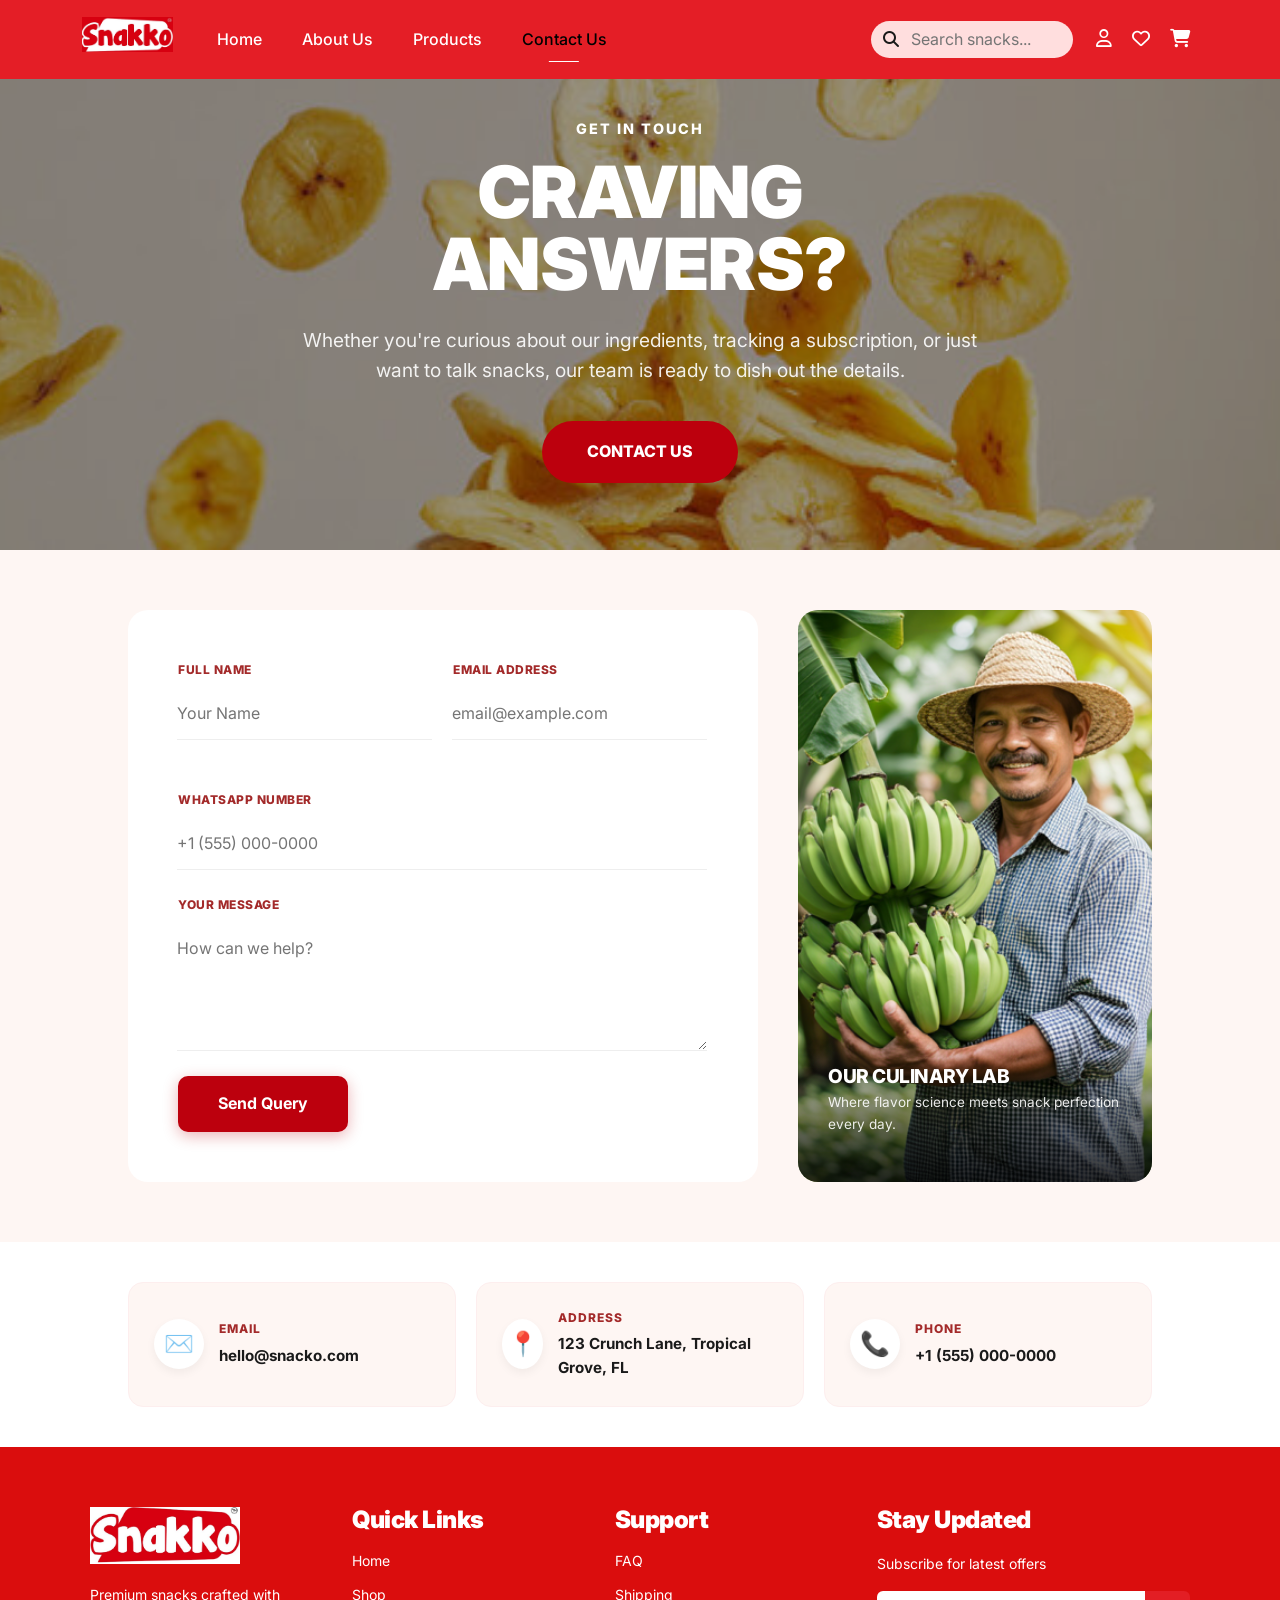
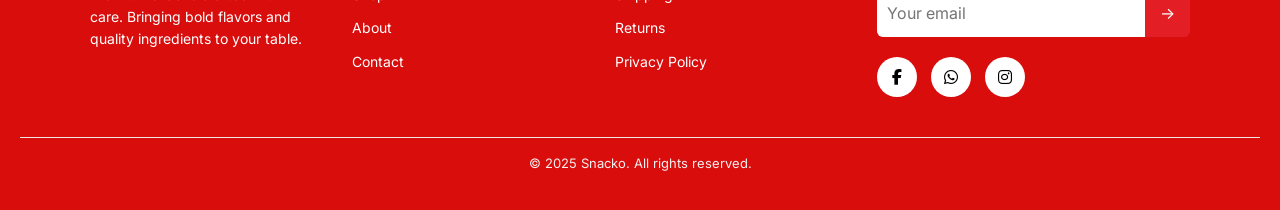
<file: contact.html>
<!DOCTYPE html>
<html lang="en">
<head>
    <meta charset="UTF-8">
    <meta name="viewport" content="width=device-width, initial-scale=1.0">
    <title>Snacko</title>
    <link href="https://cdn.jsdelivr.net/npm/bootstrap@5.3.8/dist/css/bootstrap.min.css" rel="stylesheet"
        integrity="sha384-sRIl4kxILFvY47J16cr9ZwB07vP4J8+LH7qKQnuqkuIAvNWLzeN8tE5YBujZqJLB" crossorigin="anonymous">
          <!-- Bootstrap Icons -->
  <link
    rel="stylesheet"
    href="https://cdn.jsdelivr.net/npm/bootstrap-icons@1.11.3/font/bootstrap-icons.min.css"
  />
    <!-- Icons -->
  <link href="https://cdnjs.cloudflare.com/ajax/libs/font-awesome/6.5.0/css/all.min.css" rel="stylesheet">

  
  <link rel="stylesheet" href="https://cdnjs.cloudflare.com/ajax/libs/OwlCarousel2/2.3.4/assets/owl.carousel.min.css">
<link rel="stylesheet" href="https://cdnjs.cloudflare.com/ajax/libs/OwlCarousel2/2.3.4/assets/owl.theme.default.min.css">
        
         <link rel="stylesheet" href="css/nav.css">
         <link rel="stylesheet" href="css/contact.css">
</head>
<style>
    .contact-banner {
  /* Replace with your actual background image URL */
  background-image: url('images/bg1.jpg'); 
  background-size: cover;
  background-position: center;
  background-attachment: fixed; /* Optional: creates a subtle parallax effect */
  min-height: 500px;
  position: relative;
  display: flex;
  align-items: center;
  justify-content: center;
  font-family: 'Inter', sans-serif;
}

</style>
<body>

<nav class="navbar navbar-expand-lg custom-navbar fixed-top">
  <div class="container d-flex align-items-center justify-content-between">

    <!-- Logo -->
    <a class="navbar-brand d-flex align-items-center" href="#">
      <img src="images/redlogo.jpeg" alt="Logo" class="logo">
    </a>

    <!-- Right Side (Mobile Icons + Search + Toggler) -->
    <div class="d-flex align-items-center gap-2">

      <!-- Mobile Search Icon -->
      <div class="mobile-search d-lg-none">
        <i class="fas fa-search" id="searchToggle"></i>
      </div>

      <!-- Icons (Mobile Only) -->
      <div class="icons d-flex d-lg-none align-items-center">
        <i class="far fa-user"></i>
        <i class="far fa-heart"></i>
        <div class="cart-icon">
          <i class="fas fa-shopping-cart"></i>
        </div>
      </div>

      <!-- Toggler -->
      <button class="navbar-toggler border-0 shadow-none p-0"
        type="button"
        data-bs-toggle="collapse"
        data-bs-target="#navbarContent">
        <i class="fas fa-bars text-white"></i>
      </button>

    </div>

    <!-- Menu -->
    <div class="collapse navbar-collapse justify-content-center" id="navbarContent">
      
      <ul class="navbar-nav mb-2 mb-lg-0 text-center">
        <li class="nav-item"><a class="nav-link" href="index.html">Home</a></li>
        <li class="nav-item"><a class="nav-link" href="about_us.html">About Us</a></li>
        <li class="nav-item"><a class="nav-link" href="products.html">Products</a></li>
        <li class="nav-item"><a class="nav-link active" href="contact.html">Contact Us</a></li>
      </ul>

      <!-- Desktop Right Section -->
      <div class="d-lg-flex d-none align-items-center right-section ms-auto">

        <div class="search-box">
          <i class="fas fa-search"></i>
          <input type="text" placeholder="Search snacks...">
        </div>

        <div class="icons">
          <i class="far fa-user"></i>
          <i class="far fa-heart"></i>
          
            <i class="fas fa-shopping-cart"></i>
          
        </div>

      </div>
    </div>

  </div>
</nav>

<!-- ✅ Mobile Search Box OUTSIDE NAVBAR -->
<div class="mobile-search-box" id="mobileSearchBox">
  <input type="text" placeholder="Search snacks...">
</div>









<section class="contact-banner" style="margin-top: 50px;">
  <div class="banner-overlay">
    <div class="banner-content">
      <span class="banner-label">GET IN TOUCH</span>
      <h2>Craving<br>Answers?</h2>
      <p>Whether you're curious about our ingredients, tracking a subscription, or just want to talk snacks, our team is ready to dish out the details.</p>
      <a href="mailto:hello@snacko.com" class="banner-btn">Contact Us</a>
    </div>
  </div>
</section>



<section class="contact-details-section">
  <div class="contact-flex-container">
    
    <div class="form-container">
      <form action="#">
        <div class="form-row">
          <div class="input-group">
            <label>FULL NAME</label>
            <input type="text" placeholder="Your Name">
          </div>
          <div class="input-group">
            <label>EMAIL ADDRESS</label>
            <input type="email" placeholder="email@example.com">
          </div>
        </div>
        
        <div class="input-group">
          <label>WHATSAPP NUMBER</label>
          <input type="tel" placeholder="+1 (555) 000-0000">
        </div>

        <div class="input-group">
          <label>YOUR MESSAGE</label>
          <textarea rows="4" placeholder="How can we help?"></textarea>
        </div>

        <button type="submit" class="send-query-btn">Send Query</button>
      </form>
    </div>

    <div class="lab-image-card">
      <img src="images/far.png" alt="Chips and Dip" class="lab-img">
      <div class="lab-overlay">
        <h3>OUR CULINARY LAB</h3>
        <p>Where flavor science meets snack perfection every day.</p>
      </div>
    </div>

  </div>
</section>








<section class="contact-info-row">
  <div class="info-grid">
    
    <div class="info-box">
      <div class="info-icon">✉️</div>
      <div class="info-content">
        <span class="info-label">EMAIL</span>
        <a href="mailto:hello@snacko.com">hello@snacko.com</a>
      </div>
    </div>

    <div class="info-box">
      <div class="info-icon">📍</div>
      <div class="info-content">
        <span class="info-label">ADDRESS</span>
        <p>123 Crunch Lane, Tropical Grove, FL</p>
      </div>
    </div>

    <div class="info-box">
      <div class="info-icon">📞</div>
      <div class="info-content">
        <span class="info-label">PHONE</span>
        <a href="tel:+15550000000">+1 (555) 000-0000</a>
      </div>
    </div>

  </div>
</section>





<footer class="footer">
  <div class="footer-container">

    <!-- BRAND -->
    <div class="footer-col">
  <img src="images/whitelogo.jpeg" alt="Snacko Logo" class="footer-logo">

  <p>
    Premium snacks crafted with care. Bringing bold flavors
    and quality ingredients to your table.
  </p>
</div>

    <!-- LINKS -->
    <div class="footer-col">
      <h4>Quick Links</h4>
      <ul>
        <li><a href="#">Home</a></li>
        <li><a href="#">Shop</a></li>
        <li><a href="#">About</a></li>
        <li><a href="#">Contact</a></li>
      </ul>
    </div>

    <!-- SUPPORT -->
    <div class="footer-col">
      <h4>Support</h4>
      <ul>
        <li><a href="#">FAQ</a></li>
        <li><a href="#">Shipping</a></li>
        <li><a href="#">Returns</a></li>
        <li><a href="#">Privacy Policy</a></li>
      </ul>
    </div>

    <!-- NEWSLETTER -->
    <div class="footer-col">
      <h4>Stay Updated</h4>
      <p>Subscribe for latest offers</p>

      <div class="footer-input">
        <input type="email" placeholder="Your email">
        <button>→</button>
      </div>

     <div class="socials">
  <a href="#"><i class="fab fa-facebook-f"></i></a>
  <a href="#"><i class="fab fa-whatsapp"></i></a>
  <a href="#"><i class="fab fa-instagram"></i></a>
</div>
    </div>

  </div>

  <!-- BOTTOM -->
  <div class="footer-bottom">
    <p>© 2025 Snacko. All rights reserved.</p>
  </div>
</footer>


<script src="https://cdn.jsdelivr.net/npm/bootstrap@5.3.2/dist/js/bootstrap.bundle.min.js"></script>
<script src="https://cdnjs.cloudflare.com/ajax/libs/jquery/3.6.0/jquery.min.js"></script>
<script src="https://cdnjs.cloudflare.com/ajax/libs/OwlCarousel2/2.3.4/owl.carousel.min.js"></script>
<script>
window.addEventListener("scroll", function () {
  const navbar = document.querySelector(".custom-navbar");
  navbar.classList.toggle("scrolled", window.scrollY > 50);
});



const searchToggle = document.getElementById("searchToggle");
const searchBox = document.getElementById("mobileSearchBox");

searchToggle.addEventListener("click", () => {
  searchBox.classList.toggle("active");
});


</script>
</body>
</html>
</file>
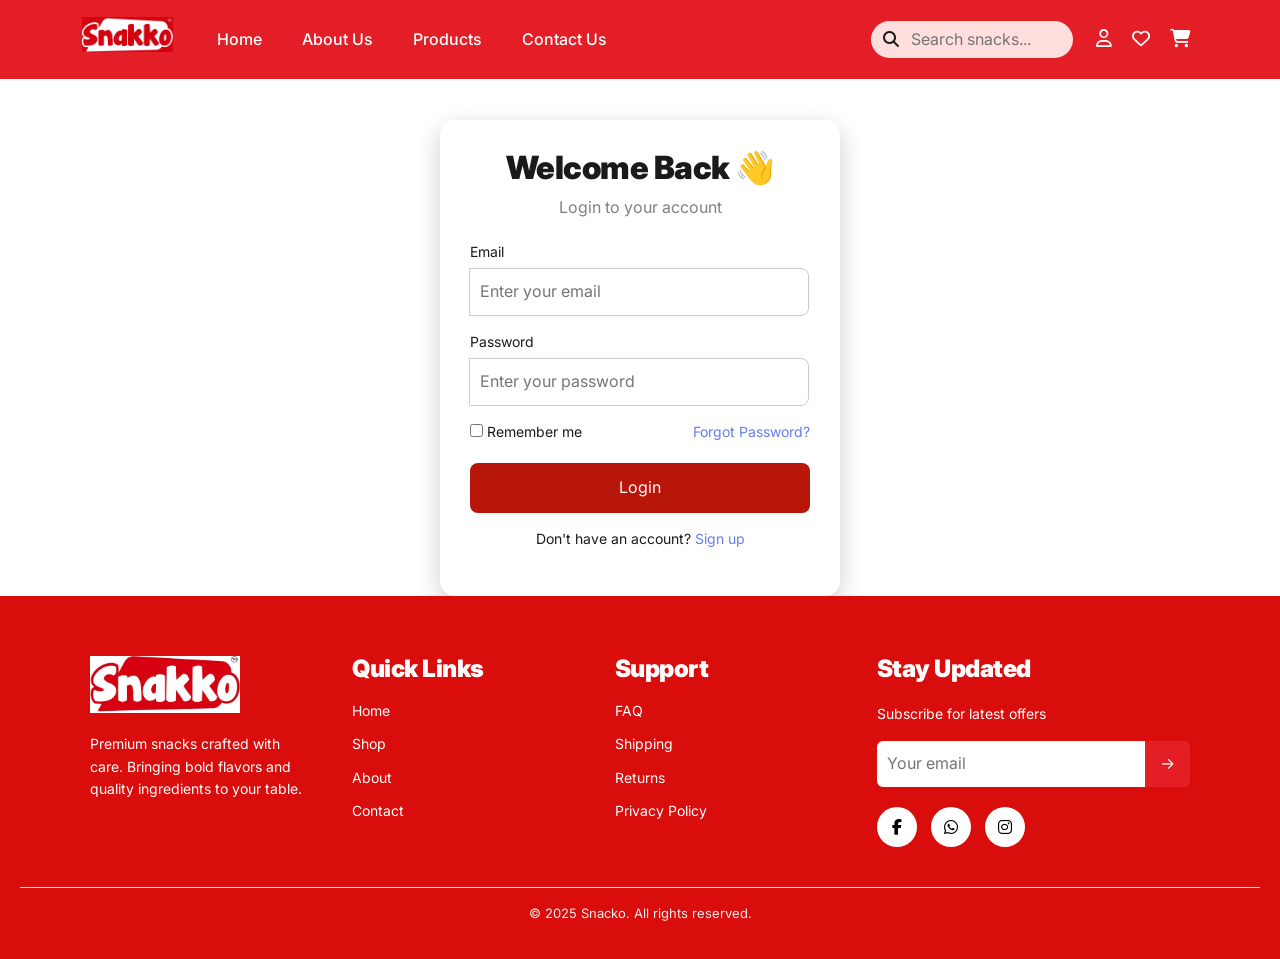
<file: login.html>
<!DOCTYPE html>
<html lang="en">
<head>
    <meta charset="UTF-8">
    <meta name="viewport" content="width=device-width, initial-scale=1.0">
    <title>Snacko</title>
    <link href="https://cdn.jsdelivr.net/npm/bootstrap@5.3.8/dist/css/bootstrap.min.css" rel="stylesheet"
        integrity="sha384-sRIl4kxILFvY47J16cr9ZwB07vP4J8+LH7qKQnuqkuIAvNWLzeN8tE5YBujZqJLB" crossorigin="anonymous">
          <!-- Bootstrap Icons -->
  <link
    rel="stylesheet"
    href="https://cdn.jsdelivr.net/npm/bootstrap-icons@1.11.3/font/bootstrap-icons.min.css"/>
    <!-- Icons -->
  <link href="https://cdnjs.cloudflare.com/ajax/libs/font-awesome/6.5.0/css/all.min.css" rel="stylesheet">
<link rel="stylesheet" href="css/nav.css">
<link rel="stylesheet" href="css/home.css">
  
<link rel="stylesheet" href="https://cdnjs.cloudflare.com/ajax/libs/OwlCarousel2/2.3.4/assets/owl.carousel.min.css">
<link rel="stylesheet" href="https://cdnjs.cloudflare.com/ajax/libs/OwlCarousel2/2.3.4/assets/owl.theme.default.min.css">

</head>
<style>
  

/* Login Box */
.login-box {
  max-width: 400px;
  background: white;
  padding: 30px;
  border-radius: 15px;
  margin: auto;
  margin-top: 50px;
  box-shadow: 0 8px 25px rgba(0,0,0,0.2);
}

.login-box h2 {
  text-align: center;
  margin-bottom: 10px;
}

.subtitle {
  text-align: center;
  color: gray;
  margin-bottom: 20px;
}

/* Inputs */
.input-group {
  margin-bottom: 15px;
}

.input-group label {
  display: block;
  margin-bottom: 5px;
  font-size: 14px;
}

.input-group input {
  width: 100%;
  padding: 10px;
  border-radius: 8px;
  border: 1px solid #ccc;
  outline: none;
  transition: 0.3s;
}

.input-group input:focus {
  border-color: #667eea;
}

/* Options */
.options {
  display: flex;
  justify-content: space-between;
  font-size: 14px;
  margin-bottom: 20px;
}

.options a {
  text-decoration: none;
  color: #667eea;
}

/* Button */
.btn-login {
  width: 100%;
  padding: 12px;
  border: none;
  border-radius: 8px;
  background: #b8160a;
  color: white;
  font-size: 16px;
  cursor: pointer;
  transition: 0.3s;
}

.btn-login:hover {
  background: #470702;
}

/* Register */
.register {
  text-align: center;
  margin-top: 15px;
  font-size: 14px;
}

.register a {
  color: #667eea;
  text-decoration: none;
}

/* Mobile */
@media (max-width: 500px) {
  .login-box {
    padding: 20px;
  }
}
</style>
<body>
<nav class="navbar navbar-expand-lg custom-navbar fixed-top">
  <div class="container d-flex align-items-center justify-content-between">

    <!-- Logo -->
    <a class="navbar-brand d-flex align-items-center" href="#">
      <img src="images/redlogo.jpeg" alt="Logo" class="logo">
    </a>

    <!-- Right Side (Mobile Icons + Search + Toggler) -->
    <div class="d-flex align-items-center gap-2">

      <!-- Mobile Search Icon -->
      <div class="mobile-search d-lg-none">
        <i class="fas fa-search" id="searchToggle"></i>
      </div>

      <!-- Icons (Mobile Only) -->
      <div class="icons d-flex d-lg-none align-items-center">
        <i class="far fa-user"></i>
        <i class="far fa-heart"></i>
        <div class="cart-icon">
          <i class="fas fa-shopping-cart"></i>
        </div>
      </div>

      <!-- Toggler -->
      <button class="navbar-toggler border-0 shadow-none p-0"
        type="button"
        data-bs-toggle="collapse"
        data-bs-target="#navbarContent">
        <i class="fas fa-bars text-white"></i>
      </button>

    </div>

    <!-- Menu -->
    <div class="collapse navbar-collapse justify-content-center" id="navbarContent">
      
     <ul class="navbar-nav mb-2 mb-lg-0 text-center">
        <li class="nav-item"><a class="nav-link" href="index.html">Home</a></li>
        <li class="nav-item"><a class="nav-link" href="about_us.html">About Us</a></li>
        <li class="nav-item"><a class="nav-link" href="products.html">Products</a></li>
        <li class="nav-item"><a class="nav-link" href="contact.html">Contact Us</a></li>
      </ul>

      <!-- Desktop Right Section -->
      <div class="d-lg-flex d-none align-items-center right-section ms-auto">

        <div class="search-box">
          <i class="fas fa-search"></i>
          <input type="text" placeholder="Search snacks...">
        </div>

        <div class="icons">
          <i class="far fa-user"></i>
          <i class="far fa-heart"></i>
          
            <i class="fas fa-shopping-cart"></i>
          
        </div>

      </div>
    </div>

  </div>
</nav>

<!-- ✅ Mobile Search Box OUTSIDE NAVBAR -->
<div class="mobile-search-box" id="mobileSearchBox">
  <input type="text" placeholder="Search snacks...">
</div>







 <div class="container">
    <div class="login-box">
      <h2>Welcome Back 👋</h2>
      <p class="subtitle">Login to your account</p>

      <form>
        <div class="input-group">
          <label>Email</label>
          <input type="email" placeholder="Enter your email" required>
        </div>

        <div class="input-group">
          <label>Password</label>
          <input type="password" placeholder="Enter your password" required>
        </div>

        <div class="options">
          <label>
            <input type="checkbox"> Remember me
          </label>
          <a href="#">Forgot Password?</a>
        </div>

        <button type="submit" class="btn-login">Login</button>

        <p class="register">
          Don't have an account? <a href="#">Sign up</a>
        </p>
      </form>
    </div>
  </div>




<footer class="footer">
  <div class="footer-container">

    <!-- BRAND -->
    <div class="footer-col">
  <img src="images/whitelogo.jpeg" alt="Snacko Logo" class="footer-logo">

  <p>
    Premium snacks crafted with care. Bringing bold flavors
    and quality ingredients to your table.
  </p>
</div>

    <!-- LINKS -->
    <div class="footer-col">
      <h4>Quick Links</h4>
      <ul>
        <li><a href="#">Home</a></li>
        <li><a href="#">Shop</a></li>
        <li><a href="#">About</a></li>
        <li><a href="#">Contact</a></li>
      </ul>
    </div>

    <!-- SUPPORT -->
    <div class="footer-col">
      <h4>Support</h4>
      <ul>
        <li><a href="#">FAQ</a></li>
        <li><a href="#">Shipping</a></li>
        <li><a href="#">Returns</a></li>
        <li><a href="#">Privacy Policy</a></li>
      </ul>
    </div>

    <!-- NEWSLETTER -->
    <div class="footer-col">
      <h4>Stay Updated</h4>
      <p>Subscribe for latest offers</p>

      <div class="footer-input">
        <input type="email" placeholder="Your email">
        <button>→</button>
      </div>

     <div class="socials">
  <a href="#"><i class="fab fa-facebook-f"></i></a>
  <a href="#"><i class="fab fa-whatsapp"></i></a>
  <a href="#"><i class="fab fa-instagram"></i></a>
</div>
    </div>

  </div>

  <!-- BOTTOM -->
  <div class="footer-bottom">
    <p>© 2025 Snacko. All rights reserved.</p>
  </div>
</footer>








<script src="https://cdn.jsdelivr.net/npm/bootstrap@5.3.2/dist/js/bootstrap.bundle.min.js"></script>
<script src="https://cdnjs.cloudflare.com/ajax/libs/jquery/3.6.0/jquery.min.js"></script>
<script src="https://cdnjs.cloudflare.com/ajax/libs/OwlCarousel2/2.3.4/owl.carousel.min.js"></script>
<script>
window.addEventListener("scroll", function () {
  const navbar = document.querySelector(".custom-navbar");
  navbar.classList.toggle("scrolled", window.scrollY > 50);
});



const searchToggle = document.getElementById("searchToggle");
const searchBox = document.getElementById("mobileSearchBox");

searchToggle.addEventListener("click", () => {
  searchBox.classList.toggle("active");
});

  
</script>
</body>
</html>
</file>
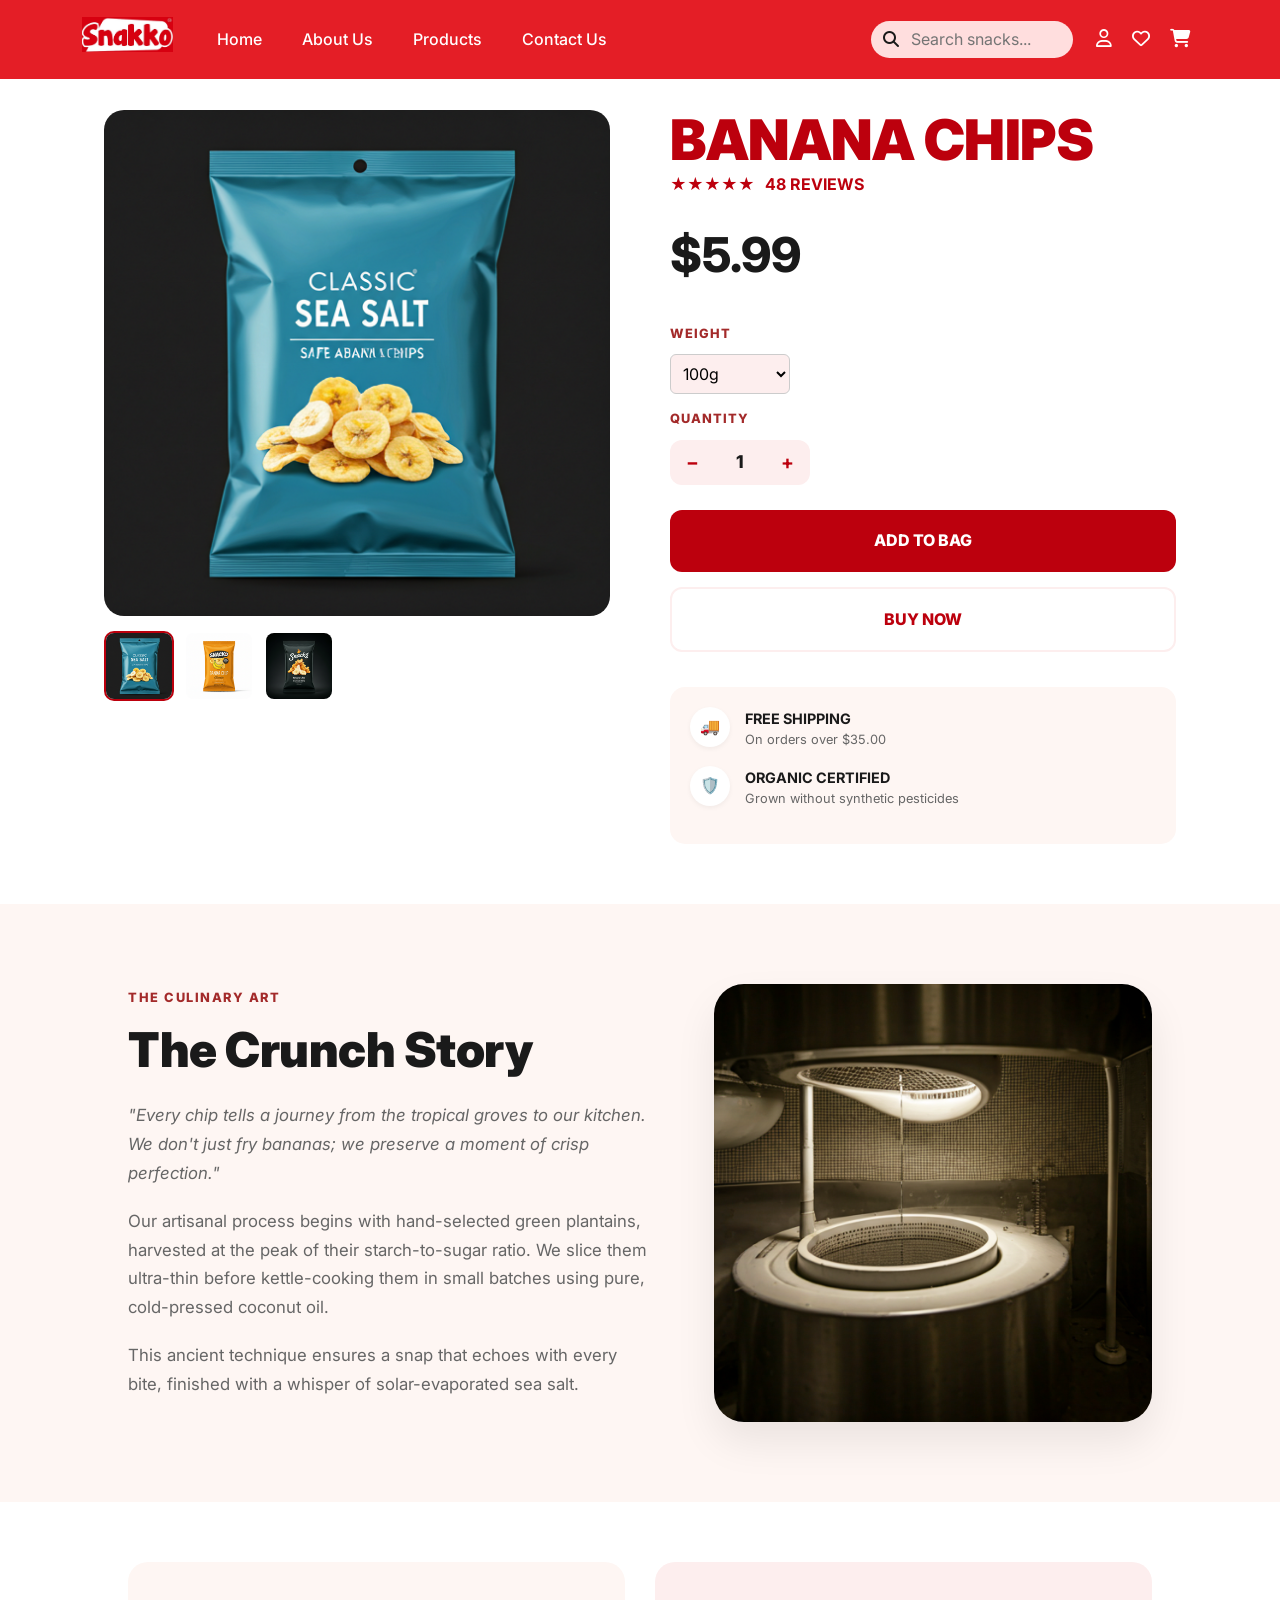
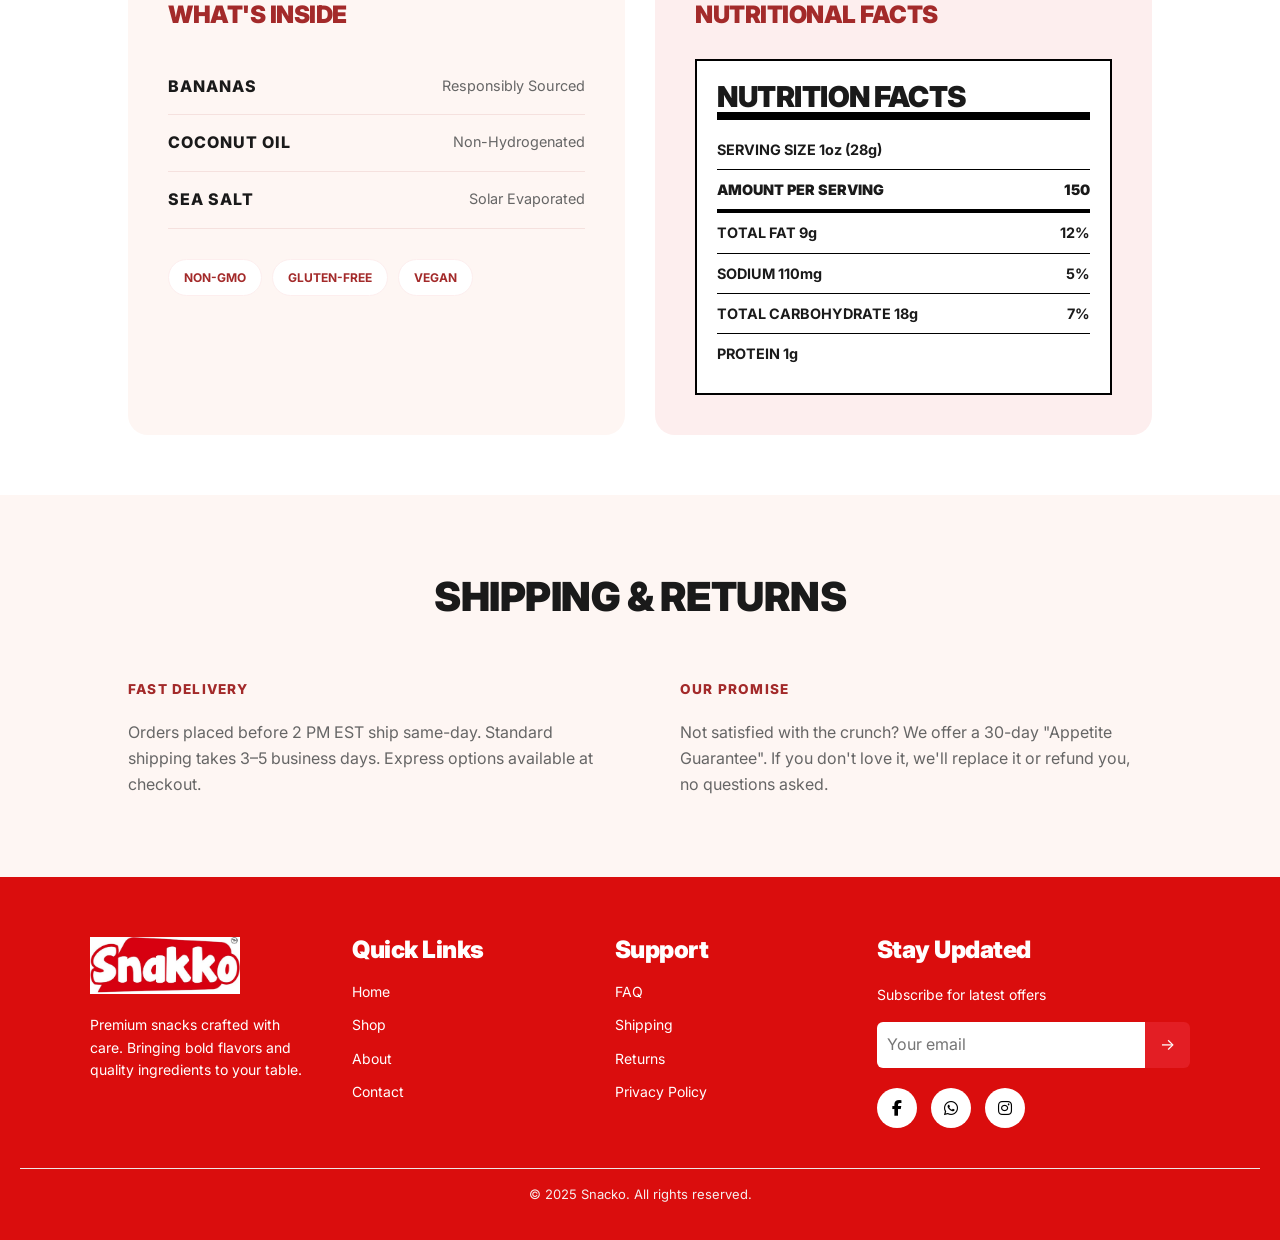
<file: product_detail.html>
<!DOCTYPE html>
<html lang="en">
<head>
    <meta charset="UTF-8">
    <meta name="viewport" content="width=device-width, initial-scale=1.0">
    <title>Snacko</title>
    <link href="https://cdn.jsdelivr.net/npm/bootstrap@5.3.8/dist/css/bootstrap.min.css" rel="stylesheet"
        integrity="sha384-sRIl4kxILFvY47J16cr9ZwB07vP4J8+LH7qKQnuqkuIAvNWLzeN8tE5YBujZqJLB" crossorigin="anonymous">
          <!-- Bootstrap Icons -->
  <link
    rel="stylesheet"
    href="https://cdn.jsdelivr.net/npm/bootstrap-icons@1.11.3/font/bootstrap-icons.min.css"
  />
    <!-- Icons -->
  <link href="https://cdnjs.cloudflare.com/ajax/libs/font-awesome/6.5.0/css/all.min.css" rel="stylesheet">

  
  <link rel="stylesheet" href="https://cdnjs.cloudflare.com/ajax/libs/OwlCarousel2/2.3.4/assets/owl.carousel.min.css">
<link rel="stylesheet" href="https://cdnjs.cloudflare.com/ajax/libs/OwlCarousel2/2.3.4/assets/owl.theme.default.min.css">
        <link rel="stylesheet" href="css/prdt_detail.css">
         <link rel="stylesheet" href="css/nav.css">
</head>


<body>

<nav class="navbar navbar-expand-lg custom-navbar fixed-top">
  <div class="container d-flex align-items-center justify-content-between">

    <!-- Logo -->
    <a class="navbar-brand d-flex align-items-center" href="#">
      <img src="images/redlogo.jpeg" alt="Logo" class="logo">
    </a>

    <!-- Right Side (Mobile Icons + Search + Toggler) -->
    <div class="d-flex align-items-center gap-2">

      <!-- Mobile Search Icon -->
      <div class="mobile-search d-lg-none">
        <i class="fas fa-search" id="searchToggle"></i>
      </div>

      <!-- Icons (Mobile Only) -->
      <div class="icons d-flex d-lg-none align-items-center">
        <i class="far fa-user"></i>
        <i class="far fa-heart"></i>
        <div class="cart-icon">
          <i class="fas fa-shopping-cart"></i>
        </div>
      </div>

      <!-- Toggler -->
      <button class="navbar-toggler border-0 shadow-none p-0"
        type="button"
        data-bs-toggle="collapse"
        data-bs-target="#navbarContent">
        <i class="fas fa-bars text-white"></i>
      </button>

    </div>

    <!-- Menu -->
    <div class="collapse navbar-collapse justify-content-center" id="navbarContent">
      
      <ul class="navbar-nav mb-2 mb-lg-0 text-center">
        <li class="nav-item"><a class="nav-link" href="#">Home</a></li>
        <li class="nav-item"><a class="nav-link" href="#">About Us</a></li>
        <li class="nav-item"><a class="nav-link" href="#">Products</a></li>
        <li class="nav-item"><a class="nav-link" href="#">Contact Us</a></li>
      </ul>

      <!-- Desktop Right Section -->
      <div class="d-lg-flex d-none align-items-center right-section ms-auto">

        <div class="search-box">
          <i class="fas fa-search"></i>
          <input type="text" placeholder="Search snacks...">
        </div>

        <div class="icons">
          <i class="far fa-user"></i>
          <i class="far fa-heart"></i>
          
            <i class="fas fa-shopping-cart"></i>
          
        </div>

      </div>
    </div>

  </div>
</nav>

<!-- ✅ Mobile Search Box OUTSIDE NAVBAR -->
<div class="mobile-search-box" id="mobileSearchBox">
  <input type="text" placeholder="Search snacks...">
</div>









<section class="product-page" style="margin-top: 50px;">
  <div class="product-container">
    
    <div class="product-gallery">
      <div class="main-img-container">
        <img src="images/detail.png" alt="Banana Chips" id="mainImage">
      </div>
      <div class="thumbnail-bar">
        <img src="images/detail.png" alt="View 1" class="active" onclick="changeImage(this)">
        <img src="images/prdt.png" alt="View 2" onclick="changeImage(this)">
        <img src="images/prdt1.png" alt="View 3" onclick="changeImage(this)">
      </div>
    </div>

<div class="product-details">
      <h1 class="brand-title">BANANA CHIPS</h1>
      
      <div class="rating-row">
        <div class="stars">★★★★★</div>
        <div class="review-text">48 REVIEWS</div>
      </div>

      <div class="price-row">
        <span class="price-val">$5.99</span>
        
      </div>

       <div class="weight-container">
    <label for="weight">WEIGHT</label>
    <select id="weight" class="weight-select">
      <option value="100">100g</option>
      <option value="250">250g</option>
      <option value="500">500g</option>
      <option value="1000">1kg</option>
    </select>
  </div>

      <div class="product-info">
  <div class="quantity-container">
    <label for="quantity">QUANTITY</label>
    <div class="quantity-selector">
      <button type="button" class="qty-btn minus" onclick="updateQty(-1)">−</button>
      <input type="number" id="quantity" value="1" min="1" readonly>
      <button type="button" class="qty-btn plus" onclick="updateQty(1)">+</button>
    </div>
  </div>

  
  
  </div>
      <div class="button-group">
        <button class="btn-primary">Add to Bag</button>
        <button class="btn-secondary">BUY NOW</button>
      </div>

      <div class="info-card">
        <div class="info-item">
          <div class="icon-circle">🚚</div>
          <div class="text-block">
            <span class="item-head">FREE SHIPPING</span>
            <p>On orders over $35.00</p>
          </div>
        </div>
        <div class="info-item">
          <div class="icon-circle">🛡️</div>
          <div class="text-block">
            <span class="item-head">ORGANIC CERTIFIED</span>
            <p>Grown without synthetic pesticides</p>
          </div>
        </div>
      </div>
    </div>

  </div>

 
</section>

<section class="crunch-story">
  <div class="crunch-container">
    
    <div class="crunch-text">
      <span class="label">THE CULINARY ART</span>
      <h2>The Crunch Story</h2>
      
      <p class="crunch-quote">
        "Every chip tells a journey from the tropical groves to our kitchen. We don't just fry bananas; we preserve a moment of crisp perfection."
      </p>
      
      <p>Our artisanal process begins with hand-selected green plantains, harvested at the peak of their starch-to-sugar ratio. We slice them ultra-thin before kettle-cooking them in small batches using pure, cold-pressed coconut oil.</p>
      
      <p>This ancient technique ensures a snap that echoes with every bite, finished with a whisper of solar-evaporated sea salt.</p>
    </div>

    <div class="crunch-image">
      <img src="images/detail1.png" alt="Artisanal kettle cooking process" class="story-img">
    </div>

  </div>
</section>





<section class="product-transparency">
  <div class="transparency-container">
    
    <div class="transparency-card ingredients-card">
      <h2 class="section-title">WHAT'S INSIDE</h2>
      
      <div class="ingredient-list">
        <div class="ingredient-item">
          <span class="ingredient-name">BANANAS</span>
          <span class="ingredient-desc">Responsibly Sourced</span>
        </div>
        <div class="ingredient-item">
          <span class="ingredient-name">COCONUT OIL</span>
          <span class="ingredient-desc">Non-Hydrogenated</span>
        </div>
        <div class="ingredient-item">
          <span class="ingredient-name">SEA SALT</span>
          <span class="ingredient-desc">Solar Evaporated</span>
        </div>
      </div>

      <div class="tag-group">
        <span class="tag">NON-GMO</span>
        <span class="tag">GLUTEN-FREE</span>
        <span class="tag">VEGAN</span>
      </div>
    </div>

    <div class="transparency-card nutrition-card">
      <h2 class="section-title">NUTRITIONAL FACTS</h2>
      
      <div class="nutrition-label">
        <h3>NUTRITION FACTS</h3>
        <div class="label-row main-row">
          <span>SERVING SIZE 1oz (28g)</span>
        </div>
        <div class="label-row line-thick">
          <strong>AMOUNT PER SERVING</strong>
          <strong>150</strong>
        </div>
        <div class="label-row">
          <span>TOTAL FAT 9g</span>
          <span>12%</span>
        </div>
        <div class="label-row">
          <span>SODIUM 110mg</span>
          <span>5%</span>
        </div>
        <div class="label-row">
          <span>TOTAL CARBOHYDRATE 18g</span>
          <span>7%</span>
        </div>
        <div class="label-row no-border">
          <span>PROTEIN 1g</span>
        </div>
      </div>
    </div>

  </div>
</section>
<section class="shipping-returns">
  <div class="sr-container">
    <h2 class="sr-main-title">SHIPPING & RETURNS</h2>
    
    <div class="sr-grid">
      <div class="sr-column">
        <span class="sr-label">FAST DELIVERY</span>
        <p>Orders placed before 2 PM EST ship same-day. Standard shipping takes 3–5 business days. Express options available at checkout.</p>
      </div>

      <div class="sr-column">
        <span class="sr-label">OUR PROMISE</span>
        <p>Not satisfied with the crunch? We offer a 30-day "Appetite Guarantee". If you don't love it, we'll replace it or refund you, no questions asked.</p>
      </div>
    </div>
  </div>
</section>






<footer class="footer">
  <div class="footer-container">

    <!-- BRAND -->
    <div class="footer-col">
  <img src="images/whitelogo.jpeg" alt="Snacko Logo" class="footer-logo">

  <p>
    Premium snacks crafted with care. Bringing bold flavors
    and quality ingredients to your table.
  </p>
</div>

    <!-- LINKS -->
    <div class="footer-col">
      <h4>Quick Links</h4>
      <ul>
        <li><a href="#">Home</a></li>
        <li><a href="#">Shop</a></li>
        <li><a href="#">About</a></li>
        <li><a href="#">Contact</a></li>
      </ul>
    </div>

    <!-- SUPPORT -->
    <div class="footer-col">
      <h4>Support</h4>
      <ul>
        <li><a href="#">FAQ</a></li>
        <li><a href="#">Shipping</a></li>
        <li><a href="#">Returns</a></li>
        <li><a href="#">Privacy Policy</a></li>
      </ul>
    </div>

    <!-- NEWSLETTER -->
    <div class="footer-col">
      <h4>Stay Updated</h4>
      <p>Subscribe for latest offers</p>

      <div class="footer-input">
        <input type="email" placeholder="Your email">
        <button>→</button>
      </div>

     <div class="socials">
  <a href="#"><i class="fab fa-facebook-f"></i></a>
  <a href="#"><i class="fab fa-whatsapp"></i></a>
  <a href="#"><i class="fab fa-instagram"></i></a>
</div>
    </div>

  </div>

  <!-- BOTTOM -->
  <div class="footer-bottom">
    <p>© 2025 Snacko. All rights reserved.</p>
  </div>
</footer>


<script src="https://cdn.jsdelivr.net/npm/bootstrap@5.3.2/dist/js/bootstrap.bundle.min.js"></script>
<script src="https://cdnjs.cloudflare.com/ajax/libs/jquery/3.6.0/jquery.min.js"></script>
<script src="https://cdnjs.cloudflare.com/ajax/libs/OwlCarousel2/2.3.4/owl.carousel.min.js"></script>
<script>
window.addEventListener("scroll", function () {
  const navbar = document.querySelector(".custom-navbar");
  navbar.classList.toggle("scrolled", window.scrollY > 50);
});



const searchToggle = document.getElementById("searchToggle");
const searchBox = document.getElementById("mobileSearchBox");

searchToggle.addEventListener("click", () => {
  searchBox.classList.toggle("active");
});

  

function changeImage(element) {
  // Update main image source
  document.getElementById('mainImage').src = element.src;
  
  // Remove 'active' class from all thumbnails
  let thumbs = document.querySelectorAll('.thumbnail-bar img');
  thumbs.forEach(img => img.classList.remove('active'));
  
  // Add 'active' class to clicked thumbnail
  element.classList.add('active');
}









function updateQty(change) {
  const qtyInput = document.getElementById('quantity');
  let currentVal = parseInt(qtyInput.value);
  
  let newVal = currentVal + change;
  
  // Prevent quantity from going below 1
  if (newVal >= 1) {
    qtyInput.value = newVal;
  }
}

</script>
</body>
</html>
</file>
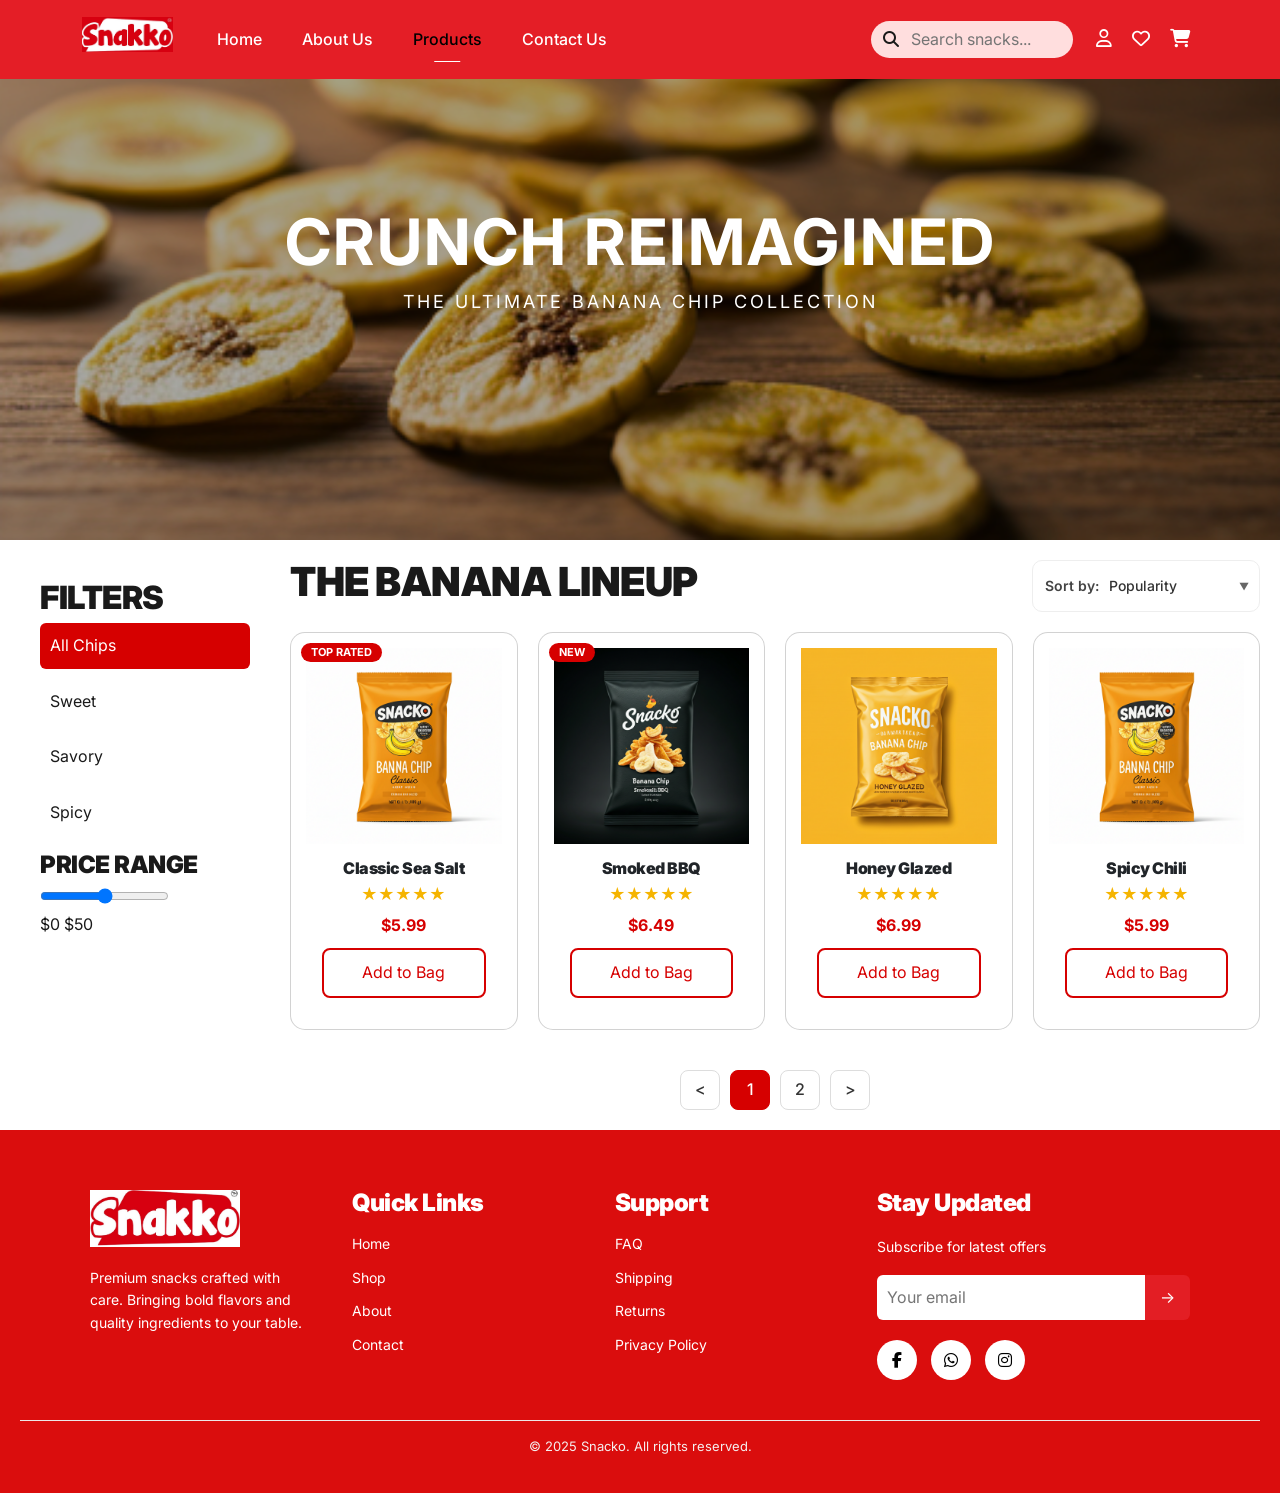
<file: products.html>
<!DOCTYPE html>
<html lang="en">
<head>
    <meta charset="UTF-8">
    <meta name="viewport" content="width=device-width, initial-scale=1.0">
    <title>Snacko</title>
    <link href="https://cdn.jsdelivr.net/npm/bootstrap@5.3.8/dist/css/bootstrap.min.css" rel="stylesheet"
        integrity="sha384-sRIl4kxILFvY47J16cr9ZwB07vP4J8+LH7qKQnuqkuIAvNWLzeN8tE5YBujZqJLB" crossorigin="anonymous">
          <!-- Bootstrap Icons -->
  <link
    rel="stylesheet"
    href="https://cdn.jsdelivr.net/npm/bootstrap-icons@1.11.3/font/bootstrap-icons.min.css"
  />
    <!-- Icons -->
  <link href="https://cdnjs.cloudflare.com/ajax/libs/font-awesome/6.5.0/css/all.min.css" rel="stylesheet">

  
  <link rel="stylesheet" href="https://cdnjs.cloudflare.com/ajax/libs/OwlCarousel2/2.3.4/assets/owl.carousel.min.css">
<link rel="stylesheet" href="https://cdnjs.cloudflare.com/ajax/libs/OwlCarousel2/2.3.4/assets/owl.theme.default.min.css">
        <link rel="stylesheet" href="css/product.css">
         <link rel="stylesheet" href="css/nav.css">
</head>
<style>
    .hero {
  position: relative;
  width: 100%;
  height: 60vh;
  min-height: 350px;
  background: url('images/prdtbg.png') center/cover no-repeat;
  display: flex;
  align-items: center;
  justify-content: center;
}

.product-grid {
  display: grid;
  grid-template-columns: repeat(4, 1fr); /* 👈 4 cards in a row */
  gap: 20px;
}


</style>
<body>
<nav class="navbar navbar-expand-lg custom-navbar fixed-top">
  <div class="container d-flex align-items-center justify-content-between">

    <!-- Logo -->
    <a class="navbar-brand d-flex align-items-center" href="#">
      <img src="images/redlogo.jpeg" alt="Logo" class="logo">
    </a>

    <!-- Right Side (Mobile Icons + Search + Toggler) -->
    <div class="d-flex align-items-center gap-2">

      <!-- Mobile Search Icon -->
      <div class="mobile-search d-lg-none">
        <i class="fas fa-search" id="searchToggle"></i>
      </div>

      <!-- Icons (Mobile Only) -->
      <div class="icons d-flex d-lg-none align-items-center">
        <i class="far fa-user"></i>
        <i class="far fa-heart"></i>
        <div class="cart-icon">
          <i class="fas fa-shopping-cart"></i>
        </div>
      </div>

      <!-- Toggler -->
      <button class="navbar-toggler border-0 shadow-none p-0"
        type="button"
        data-bs-toggle="collapse"
        data-bs-target="#navbarContent">
        <i class="fas fa-bars text-white"></i>
      </button>

    </div>

    <!-- Menu -->
    <div class="collapse navbar-collapse justify-content-center" id="navbarContent">
      
      <ul class="navbar-nav mb-2 mb-lg-0 text-center">
        <li class="nav-item"><a class="nav-link" href="#">Home</a></li>
        <li class="nav-item"><a class="nav-link" href="#">About Us</a></li>
        <li class="nav-item"><a class="nav-link active" href="#">Products</a></li>
        <li class="nav-item"><a class="nav-link" href="#">Contact Us</a></li>
      </ul>

      <!-- Desktop Right Section -->
      <div class="d-lg-flex d-none align-items-center right-section ms-auto">

        <div class="search-box">
          <i class="fas fa-search"></i>
          <input type="text" placeholder="Search snacks...">
        </div>

        <div class="icons">
          <i class="far fa-user"></i>
          <i class="far fa-heart"></i>
          
            <i class="fas fa-shopping-cart"></i>
          
        </div>

      </div>
    </div>

  </div>
</nav>

<!-- ✅ Mobile Search Box OUTSIDE NAVBAR -->
<div class="mobile-search-box" id="mobileSearchBox">
  <input type="text" placeholder="Search snacks...">
</div>





<section class="hero">
  <div class="hero-overlay">
    <h1>CRUNCH REIMAGINED</h1>
    <p>THE ULTIMATE BANANA CHIP COLLECTION</p>
  </div>
</section>










<section class="shop">

  <!-- ✅ FILTER BUTTON (MOBILE ONLY) -->
  <button class="filter-btn">☰ Filters</button>

  <!-- ✅ OVERLAY -->
  <div class="overlay"></div>

  <!-- SIDEBAR -->
  <aside class="sidebar">
    <button class="close-btn">✕</button>

    <h2>FILTERS</h2>

    <ul class="filter-list">
      <li class="active" data-filter="all">All Chips</li>
      <li data-filter="sweet">Sweet</li>
      <li data-filter="savory">Savory</li>
      <li data-filter="spicy">Spicy</li>
    </ul>

    <div class="price-filter">
      <h4>PRICE RANGE</h4>
      <input type="range" min="0" max="50">
      <div class="price-values">
        <span>$0</span>
        <span>$50</span>
      </div>
    </div>
  </aside>

  <!-- MAIN CONTENT -->
<div class="content">

    <!-- TOP BAR -->
    <div class="top-bar">
      <h1>THE BANANA LINEUP</h1>

      <div class="sort">
        <label>Sort by:</label>
        <select>
          <option>Popularity</option>
          <option>Price Low to High</option>
          <option>Price High to Low</option>
        </select>
      </div>
    </div>



    <!-- PRODUCT GRID -->
<div class="product-grid">

      <!-- CARD -->
      <div class="card">
        <span class="badge">TOP RATED</span>

        <div class="card-img">
          <img src="images/prdt.png">
        </div>

        <div class="card-body">
          <h3>Classic Sea Salt</h3>
          <div class="stars">★★★★★</div>
          <span class="price">$5.99</span>
          <button class="btn-outline">Add to Bag</button>
        </div>
      </div>

      <div class="card" data-category="savory">
        <span class="badge">NEW</span>

        <div class="card-img">
          <img src="images/prdt1.png">
        </div>

        <div class="card-body">
          <h3>Smoked BBQ</h3>
          <div class="stars">★★★★★</div>
          <span class="price">$6.49</span>
          <button class="btn-outline">Add to Bag</button>
        </div>
      </div>

      <div class="card" data-category="sweet">
        <div class="card-img">
          <img src="images/prdt3.png">
        </div>

        <div class="card-body">
          <h3>Honey Glazed</h3>
          <div class="stars">★★★★★</div>
          <span class="price">$6.99</span>
          <button class="btn-outline">Add to Bag</button>
        </div>
      </div>

      <div class="card" data-category="spicy">
        <div class="card-img">
          <img src="images/prdt.png">
        </div>

        <div class="card-body">
          <h3>Spicy Chili</h3>
          <div class="stars">★★★★★</div>
          <span class="price">$5.99</span>
          <button class="btn-outline">Add to Bag</button>
        </div>
      </div>

    </div>

  

    <!-- PAGINATION -->
    <div class="pagination">
      <button>&lt;</button>
      <button class="active">1</button>
      <button>2</button>
      <button>&gt;</button>
    </div>

  </div>
</section>











<footer class="footer">
  <div class="footer-container">

    <!-- BRAND -->
    <div class="footer-col">
  <img src="images/whitelogo.jpeg" alt="Snacko Logo" class="footer-logo">

  <p>
    Premium snacks crafted with care. Bringing bold flavors
    and quality ingredients to your table.
  </p>
</div>

    <!-- LINKS -->
    <div class="footer-col">
      <h4>Quick Links</h4>
      <ul>
        <li><a href="#">Home</a></li>
        <li><a href="#">Shop</a></li>
        <li><a href="#">About</a></li>
        <li><a href="#">Contact</a></li>
      </ul>
    </div>

    <!-- SUPPORT -->
    <div class="footer-col">
      <h4>Support</h4>
      <ul>
        <li><a href="#">FAQ</a></li>
        <li><a href="#">Shipping</a></li>
        <li><a href="#">Returns</a></li>
        <li><a href="#">Privacy Policy</a></li>
      </ul>
    </div>

    <!-- NEWSLETTER -->
    <div class="footer-col">
      <h4>Stay Updated</h4>
      <p>Subscribe for latest offers</p>

      <div class="footer-input">
        <input type="email" placeholder="Your email">
        <button>→</button>
      </div>

     <div class="socials">
  <a href="#"><i class="fab fa-facebook-f"></i></a>
  <a href="#"><i class="fab fa-whatsapp"></i></a>
  <a href="#"><i class="fab fa-instagram"></i></a>
</div>
    </div>

  </div>

  <!-- BOTTOM -->
  <div class="footer-bottom">
    <p>© 2025 Snacko. All rights reserved.</p>
  </div>
</footer>


<script src="https://cdn.jsdelivr.net/npm/bootstrap@5.3.2/dist/js/bootstrap.bundle.min.js"></script>
<script src="https://cdnjs.cloudflare.com/ajax/libs/jquery/3.6.0/jquery.min.js"></script>
<script src="https://cdnjs.cloudflare.com/ajax/libs/OwlCarousel2/2.3.4/owl.carousel.min.js"></script>
<script>
window.addEventListener("scroll", function () {
  const navbar = document.querySelector(".custom-navbar");
  navbar.classList.toggle("scrolled", window.scrollY > 50);
});



const searchToggle = document.getElementById("searchToggle");
const searchBox = document.getElementById("mobileSearchBox");

searchToggle.addEventListener("click", () => {
  searchBox.classList.toggle("active");
});

  
$('.hero-slider').owlCarousel({
  items: 1,
  loop: true,
  autoplay: true,
  autoplayTimeout: 4000,
  nav: false,
  dots: true
});




const filters = document.querySelectorAll(".filter-list li");
const cards = document.querySelectorAll(".card");

filters.forEach(filter => {
  filter.addEventListener("click", () => {

    // active class switch
    filters.forEach(f => f.classList.remove("active"));
    filter.classList.add("active");

    const category = filter.getAttribute("data-filter");

    cards.forEach(card => {
      const cardCategory = card.getAttribute("data-category");

      if (category === "all" || category === cardCategory) {
        card.style.display = "block";
      } else {
        card.style.display = "none";
      }
    });

  });
});









 
  const filterBtn = document.querySelector(".filter-btn");
  const sidebar = document.querySelector(".sidebar");
  const overlay = document.querySelector(".overlay");
  const closeBtn = document.querySelector(".close-btn");

  filterBtn.addEventListener("click", () => {
    sidebar.classList.add("active");
    overlay.classList.add("active");
  });

  closeBtn.addEventListener("click", () => {
    sidebar.classList.remove("active");
    overlay.classList.remove("active");
  });

  overlay.addEventListener("click", () => {
    sidebar.classList.remove("active");
    overlay.classList.remove("active");
  });





</script>
</body>
</html>
</file>
<file: css/home.css>
/* Import Inter from Google Fonts */
@import url('https://fonts.googleapis.com/css2?family=Inter:wght@400;500;600;700;800;900&display=swap');

/* Apply to the entire project */
* {
  margin: 0;
  padding: 0;
  box-sizing: border-box;
  font-family: 'Inter', sans-serif; /* This makes all text use the same font */
  -webkit-font-smoothing: antialiased;
  -moz-osx-font-smoothing: grayscale;
}

/* Base styles for standard elements to ensure consistency */
body {
  line-height: 1.6;
  color: #1a1a1a;
  background-color: #ffffff;
}

h1, h2, h3, h4, h5, h6 {
  font-weight: 900; /* Keeps your headings bold and punchy like the brand */
  line-height: 1.1;
  letter-spacing: -0.5px;
}

a {
  text-decoration: none;
  color: inherit;
  font-family: 'Inter', sans-serif;
}

button, input, textarea, select {
  font-family: 'Inter', sans-serif; /* Prevents browsers from using default fonts in forms */
}


/* Hero Section */
.hero-slider {
  position: relative;
}

.hero-slide {
  height: 100vh;
  background-size: cover;
  background-position: center;
  position: relative;
  display: flex;
  align-items: center;
}

/* Overlay for readability */
.hero-slide::before {
  content: "";
  position: absolute;
  inset: 0;
  background: linear-gradient(to right, rgba(255,255,255,0.9), rgba(255,255,255,0.2));
}

.hero-content {
  position: relative;
  max-width: 600px;
  z-index: 2;
}

/* Top text */
.hero-top {
  color: #e41e26;
  font-size: 12px;
  letter-spacing: 2px;
  font-weight: 600;
}

/* Heading */
.hero-content h1 {
  font-size: 70px;
  font-weight: 800;
  color: #2c1a1a;
  line-height: 1.1;
}

.hero-content h1 span {
  color: #e41e26;
}

/* Paragraph */
.hero-content p {
  font-size: 18px;
  color: #555;
  margin: 20px 0;
}

/* Buttons */
.hero-buttons .btn {
  padding: 12px 20px;
  border-radius: 8px;
  margin-right: 10px;
  font-weight: 600;
}

.btn-red {
  background: #e41e26;
  color: #fff;
}

.btn-light {
  background: #eee;
  color: #000;
}

/* Owl Dots */
.owl-dots {
  position: absolute;
  bottom: 20px;
  left: 50%;
  transform: translateX(-50%);
}

.owl-dots .owl-dot span {
  width: 10px;
  height: 10px;
  background: #ccc;
}

.owl-dots .owl-dot.active span {
  background: #e41e26;
}

/* Default state */
.hero-mobile {
  display: none;
}

.hero-mobile {
  display: none;
}











.category-section {
  background: #f5f1ef;
  padding: 60px 0;
}

/* Heading */
.category-title {
  font-size: 32px;
  font-weight: 700;
}

.category-sub {
  color: #666;
  font-size: 14px;
}

.view-all {
  color: #e41e26;
  font-weight: 600;
  text-decoration: none;
}

/* Category Items */
.category-item {
  text-align: center;
}

.category-item img {
  width: 140px;
  height: 140px;
  object-fit: cover;

  border-radius: 50%;          /* Makes it round */
  border: 3px solid #e9e2e2;      /* White border */
  box-shadow: 0 4px 15px rgba(0,0,0,0.1); /* Soft shadow */

  padding: 3px;                /* Inner spacing (optional premium look) */
             /* Ensures clean border */
}

.category-item {
  display: flex;
  flex-direction: column;
  align-items: center;
}

.category-item:hover img {
  transform: scale(1.05);
}

.category-item p {
  margin-top: 10px;
  font-weight: 500;
}

/* Mobile */
@media (max-width: 768px) {
  .category-item img {
    width: 100px;
    height: 100px;
  }
}


@media (max-width: 768px) {
  .category-item img {
    width: 140px;
    height: 140px;
    border: 2px solid #faeeee;
  }
}










/* Section */
.best-sellers {
  background: #f3eaea;
  padding: 70px 0;
}

/* Heading */
.section-sub {
  color: #e41e26;
  font-size: 12px;
  letter-spacing: 2px;
  font-weight: 600;
}

.section-title {
  font-size: 40px;
  font-weight: 800;
}

/* Card */
.product-card {
  border-radius: 16px;
  padding: 15px;
  position: relative;
  transition: 0.3s;
  height: 100%;

  display: flex;
  flex-direction: column;
  justify-content: space-between;
background: #fff;
  overflow: hidden; /* IMPORTANT */
}

/* Default background */
.product-card.light {
  background: #ffffff;
}

.product-card:hover {
  transform: translateY(-6px);
}

/* Variants (FULL BACKGROUND FIXED) */
.product-card.dark {
  background: #fff;
 
}

.product-card.yellow {
  background: #fff;
}

/* Optional: Gradient style (more premium like your image) */
.product-card.yellow.gradient {
  background: linear-gradient(to bottom, #f6b21a 65%, #ffffff 35%);
}

.product-card.dark.gradient {
  background: linear-gradient(to bottom, #000000 65%, #ffffff 35%);
}

/* Badge */
.badge-top {
  position: absolute;
  top: 12px;
  left: 12px;
  background: #e41e26;
  color: #fff;
  padding: 4px 10px;
  font-size: 11px;
  border-radius: 20px;
  z-index: 2;
}

/* Image */
.product-img {
  text-align: center;
  margin-bottom: 15px;
  background: transparent;
}

.product-img img {
  max-width: 100%;
  height: 220px;
  object-fit: contain;
}

/* Info */
.product-info {
  margin-top: auto;
}

.product-info h6 {
  font-weight: 600;
  margin: 0;
}

/* Price */
.price {
  color: #e41e26;
  font-weight: 700;
}



/* Rating */
.rating {
  color: #f5a623;
  margin: 8px 0;
}

/* Button */
.btn-cart {
  width: 100%;
  padding: 10px;
  border: 1px solid #e41e26;
  border-radius: 10px;
  background: transparent;
  color: #e41e26;
  font-weight: 600;
  transition: 0.3s;
}

.btn-cart:hover {
  background: #e41e26;
  color: #fff;
}





/* Mobile */
@media (max-width: 768px) {
  .section-title {
    font-size: 28px;
  }

  .product-img img {
    height: 140px;
  }
}








:root {
  --bg-color: #fef6f3; /* The light cream background */
  --price-red: #a52a2a;
  --text-dark: #2d2d2d;
  --card-radius: 20px;
}

.flavor-showcase {
  background-color: var(--bg-color);
  padding: 80px 10%;
  font-family: 'Inter', sans-serif; /* A clean sans-serif is key */
}

.content-wrapper {
  display: grid;
  grid-template-columns: 1fr 1.2fr; /* Text side slightly smaller than grid side */
  gap: 60px;
  align-items: center;
}

/* Typography */
.info-side h1 {
  font-size: 3.5rem;
  font-weight: 800;
  line-height: 1.1;
  color: var(--text-dark);
  margin-bottom: 20px;
}

.info-side p {
  font-size: 1.1rem;
  color: #666;
  max-width: 400px;
  line-height: 1.6;
}

/* The Grid */
.grid-side {
  display: grid;
  grid-template-columns: 1fr 1fr;
  gap: 25px;
}

/* The Cards */
.product-card {
  background: white;
  padding: 15px;
  border-radius: var(--card-radius);
  box-shadow: 0 10px 30px rgba(0,0,0,0.02); /* Very subtle shadow */
  transition: transform 0.3s ease;
}

/* This creates the staggered effect shown in your image */
.product-card.staggered {
  transform: translateY(40px);
}

.img-box {
  width: 100%;
  aspect-ratio: 1.4 / 1; /* Keeps images consistent */
  overflow: hidden;
  border-radius: 12px;
  margin-bottom: 15px;
}

.img-box img {
  width: 100%;
  height: 100%;
  object-fit: cover;
}

.product-card h6 {
  font-size: 1rem;
  font-weight: 700;
  margin: 5px 0;
  color: var(--text-dark);
}

.price {
  color: var(--price-red);
  font-weight: 600;
  font-size: 0.9rem;
}

/* Responsive: Stack them on mobile */
@media (max-width: 992px) {
  .content-wrapper {
    grid-template-columns: 1fr;
  }
  
  .product-card.staggered {
    transform: translateY(0); /* Remove stagger on mobile for better flow */
  }
}

@media (max-width: 768px) {

  .content-wrapper {
    grid-template-columns: 1fr;
    text-align: center;
    gap: 35px;
  }

  .info-side h1 {
    font-size: 2rem;
  }

  .info-side p {
    font-size: 0.95rem;
    margin: 0 auto;
  }

  .grid-side {
    grid-template-columns: 1fr 1fr;
    gap: 15px;
  }

  .product-card {
    padding: 10px;
  }

  .product-card.staggered {
    transform: translateY(0);
  }

  .img-box {
    aspect-ratio: 1.2 / 1; /* 👈 IMPORTANT: give space for text */
    margin-bottom: 10px;
  }

  .product-card h6 {
    font-size: 0.9rem;
    line-height: 1.5;
    margin-top: 6px;
    display: block;
  }

  .flavor-showcase {
    padding: 40px 15px;
  }
}












.origin-section {
  background-color: #fef6f3;
  padding: 80px 5%; /* reduced for better mobile fit */
  font-family: 'Inter', sans-serif;
}

.origin-container {
  display: flex;
  align-items: center;
  gap: 60px;
}

/* IMAGE SIDE */
.origin-image-wrapper {
  flex: 1;
  position: relative;
}

.main-img {
  width: 100%;
  border-radius: 20px;
  display: block;
}

/* QUOTE CARD */
.quote-card {
  position: absolute;
  bottom: -30px;
  right: -20px;
  background: white;
  padding: 20px;
  border-radius: 15px;
  width: 65%;
  max-width: 280px; /* prevents overflow */
  box-shadow: 0 15px 35px rgba(0,0,0,0.05);
}

.quote-card p {
  font-style: italic;
  font-size: 0.9rem;
  line-height: 1.5;
  color: #555;
  margin: 0;
}

/* AUTHOR */
.author-info {
  display: flex;
  align-items: center;
  gap: 12px;
  margin-top: 10px;
}

.avatar {
  width: 45px;
  height: 45px;
  background-color: #e31e24;
  color: white;
  border-radius: 50%;
  display: flex;
  align-items: center;
  justify-content: center;
  font-weight: 700;
  font-size: 1rem;
}

.details h4 {
  margin: 0;
  font-size: 1rem;
}

.details span {
  font-size: 0.75rem;
  color: #7a8ba3;
}

/* TEXT SIDE */
.origin-text {
  flex: 1;
}

.label {
  color: #a32a2a;
  font-weight: 800;
  font-size: 0.8rem;
  letter-spacing: 1px;
  margin-bottom: 10px;
  display: block;
}

.origin-text h1 {
  font-size: 3rem;
  font-weight: 900;
  line-height: 1.1;
  margin-bottom: 20px;
}

.highlight {
  color: #a32a2a;
}

.origin-text p {
  color: #666;
  line-height: 1.6;
  margin-bottom: 15px;
}

.mission-link {
  color: #a32a2a;
  font-weight: 700;
  text-decoration: none;
}

/* ========================= */
/* ✅ TABLET FIX */
/* ========================= */
@media (max-width: 992px) {
  .origin-container {
    flex-direction: column;
    gap: 70px;
    text-align: center;
  }

  .origin-text h1 {
    font-size: 2.5rem;
  }

  .quote-card {
    right: 50%;
    transform: translateX(50%);
    bottom: -40px;
  }
}

/* ========================= */
/* ✅ MOBILE FIX (IMPORTANT) */
/* ========================= */
@media (max-width: 576px) {
  .origin-section {
    padding: 50px 15px;
  }

  .origin-container {
    gap: 60px;
  }

  .origin-text h1 {
    font-size: 2rem;
  }

  /* 🔥 KEY FIX: remove overlap */
  .quote-card {
    position: static;   /* no overlap */
    width: 100%;
    max-width: 100%;
    margin-top: 15px;
    transform: none;
  }

  .origin-image-wrapper {
    display: flex;
    flex-direction: column;
  }

  .main-img {
    border-radius: 15px;
  }
}

















/* SECTION */
.promise-section {
  background: #f5eded;
  padding: 70px 20px;
  text-align: center;
}

/* TITLE */
.section-title {
  font-size: 32px;
  font-weight: 700;
  margin-bottom: 40px;
  color: #2d2d2d;
}

/* GRID */
.promise-grid {
  display: grid;
  grid-template-columns: repeat(3, 1fr);
  gap: 25px;
}

/* CARD */
.promise-card {
  background: #fff;
  padding: 35px 25px;
  border-radius: 20px;
  transition: 0.3s ease;
}

/* HOVER */
.promise-card:hover {
  transform: translateY(-6px);
  box-shadow: 0 12px 25px rgba(0,0,0,0.06);
}

/* ICON */
.icon-circle {
  width: 70px;
  height: 70px;
  margin: 0 auto 20px;
  background: #f8dede;
  border-radius: 50%;
  display: flex;
  align-items: center;
  justify-content: center;
  font-size: 26px;
}

/* TEXT */
.promise-card h4 {
  font-size: 18px;
  font-weight: 700;
  margin-bottom: 10px;
  color: #2d2d2d;
}

.promise-card p {
  font-size: 14px;
  color: #777;
  line-height: 1.6;
}

/* ===================== */
/* TABLET */
/* ===================== */
@media (max-width: 992px) {
  .promise-grid {
    grid-template-columns: repeat(2, 1fr);
  }
}

/* ===================== */
/* MOBILE */
/* ===================== */
@media (max-width: 576px) {
  .promise-grid {
    grid-template-columns: 1fr;
  }

  .section-title {
    font-size: 26px;
  }

  .promise-card {
    padding: 25px 20px;
  }

  .icon-circle {
    width: 60px;
    height: 60px;
    font-size: 22px;
  }
}

















/* SECTION */
.cta-section {
  background: #f5e9e4;
  padding: 80px 20px;
  display: flex;
  justify-content: center;
}

/* RED BOX */
.cta-box {
  background: #e31e24;
  color: #fff;
  text-align: center;
  padding: 60px 40px;
  border-radius: 30px;
  max-width: 900px;
  width: 100%;
}

/* TITLE */
.cta-box h2 {
  font-size: 36px;
  font-weight: 800;
  margin-bottom: 15px;
}

/* TEXT */
.cta-box p {
  font-size: 16px;
  opacity: 0.9;
  margin-bottom: 30px;
  line-height: 1.6;
}

/* FORM */
.cta-form {
  display: flex;
  justify-content: center;
  gap: 15px;
  margin-bottom: 15px;
  flex-wrap: wrap;
}

/* INPUT */
.cta-form input {
  padding: 14px 18px;
  border-radius: 10px;
  border: none;
  width: 300px;
  max-width: 100%;
  outline: none;
  font-size: 14px;
}

/* BUTTON */
.cta-form button {
  background: #fff;
  color: #e31e24;
  border: none;
  padding: 14px 22px;
  border-radius: 10px;
  font-weight: 600;
  cursor: pointer;
  transition: 0.3s;
}

.cta-form button:hover {
  background: #f2f2f2;
}

/* SMALL TEXT */
.cta-box small {
  font-size: 12px;
  opacity: 0.8;
}

/* ===================== */
/* TABLET */
/* ===================== */
@media (max-width: 768px) {
  .cta-box {
    padding: 50px 25px;
  }

  .cta-box h2 {
    font-size: 28px;
  }
}

/* ===================== */
/* MOBILE */
/* ===================== */
@media (max-width: 480px) {

  .cta-box {
    border-radius: 20px;
    padding: 40px 20px;
  }

  .cta-box h2 {
    font-size: 22px;
  }

  .cta-box p {
    font-size: 14px;
  }

  /* STACK INPUT + BUTTON */
  .cta-form {
    flex-direction: column;
    gap: 10px;
  }

  .cta-form input {
    width: 100%;
  }

  .cta-form button {
    width: 100%;
  }
}



















/* ================= NAVBAR FIX ================= */
body {
  padding-top: 70px;
}

/* ================= HERO SECTION ================= */
.hero-slider {
  position: relative;
}

.hero-slide {
  height: calc(100vh - 70px);
  background-size: cover;
  background-position: center;
  display: flex;
  align-items: center;
  position: relative;
}

.hero-slide::before {
  content: "";
  position: absolute;
  inset: 0;
  background: linear-gradient(to right, rgba(255,255,255,0.9), rgba(255,255,255,0.2));
}

.hero-content {
  position: relative;
  max-width: 600px;
  z-index: 2;
}

.hero-top {
  color: #e41e26;
  font-size: 12px;
  letter-spacing: 2px;
  font-weight: 600;
}

.hero-content h1 {
  font-size: 70px;
  font-weight: 800;
  line-height: 1.1;
  color: #2c1a1a;
}

.hero-content h1 span {
  color: #e41e26;
}

.hero-content p {
  font-size: 18px;
  color: #555;
  margin: 20px 0;
}

.hero-buttons .btn {
  padding: 12px 20px;
  border-radius: 8px;
  margin-right: 10px;
  font-weight: 600;
}

.btn-red {
  background: #e41e26;
  color: #fff;
}

.btn-light {
  background: #eee;
}

/* ================= CATEGORY ================= */
.category-section {
  background: #f5f1ef;
  padding: 60px 0;
}

.category-title {
  font-size: 32px;
  font-weight: 700;
}

.category-sub {
  color: #666;
  font-size: 14px;
}

.view-all {
  color: #e41e26;
  font-weight: 600;
  text-decoration: none;
}

.category-item {
  display: flex;
  flex-direction: column;
  align-items: center;
}

.category-item img {
  width: 140px;
  height: 140px;
  border-radius: 50%;
  object-fit: cover;
  border: 3px solid #e9e2e2;
  box-shadow: 0 4px 15px rgba(0,0,0,0.1);
  transition: 0.3s;
}

.category-item:hover img {
  transform: scale(1.05);
}

.category-item p {
  margin-top: 10px;
}

/* ================= BEST SELLERS ================= */
.best-sellers {
  background: #f3eaea;
  padding: 70px 0;
}

.section-sub {
  color: #e41e26;
  font-size: 12px;
  letter-spacing: 2px;
}

.section-title {
  font-size: 40px;
  font-weight: 800;
}

.product-card {
  border-radius: 16px;
  padding: 15px;
  display: flex;
  flex-direction: column;
  justify-content: space-between;
  transition: 0.3s;
  height: 100%;
  overflow: hidden;
}


.price {
  color: #e41e26;
  font-weight: 700;
}

.rating {
  color: #f5a623;
}

.btn-cart {
  width: 100%;
  padding: 10px;
  border: 1px solid #e41e26;
  border-radius: 10px;
  background: transparent;
  color: #e41e26;
  transition: 0.3s;
}

.btn-cart:hover {
  background: #e41e26;
  color: #fff;
}

/* ================= FLAVOR SECTION ================= */
.flavor-showcase {
  background: #fef6f3;
  padding: 80px 10%;
}

.content-wrapper {
  display: grid;
  grid-template-columns: 1fr 1.2fr;
  gap: 60px;
}

.grid-side {
  display: grid;
  grid-template-columns: 1fr 1fr;
  gap: 25px;
}

.product-card.staggered {
  transform: translateY(40px);
}

/* ================= ORIGIN ================= */
.origin-section {
  background: #fef6f3;
  padding: 80px 5%;
}

.origin-container {
  display: flex;
  gap: 60px;
}

.quote-card {
  position: absolute;
  bottom: -30px;
  right: -20px;
  background: #fff;
  padding: 20px;
  border-radius: 15px;
}

/* ================= PROMISE ================= */
.promise-section {
  background: #f5eded;
  padding: 70px 20px;
}

.promise-grid {
  display: grid;
  grid-template-columns: repeat(3, 1fr);
  gap: 25px;
}

/* ================= CTA ================= */
.cta-section {
  background: #f5e9e4;
  padding: 80px 20px;
}

.cta-box {
  background: #e31e24;
  color: #fff;
  padding: 60px 40px;
  border-radius: 30px;
}

.cta-form {
  display: flex;
  gap: 15px;
  flex-wrap: wrap;
}

.cta-form input {
  width: 100%;
  max-width: 300px;
  padding: 14px;
  border-radius: 10px;
  border: none;
}

.cta-form button {
  background: #fff;
  color: #e31e24;
  padding: 14px;
  border-radius: 10px;
}

/* ================= RESPONSIVE ================= */

/* Tablet */
@media (max-width: 992px) {
  .content-wrapper {
    grid-template-columns: 1fr;
  }

  .origin-container {
    flex-direction: column;
  }

  .promise-grid {
    grid-template-columns: repeat(2, 1fr);
  }
}

/* Mobile */
@media (max-width: 768px) {

  .hero-content h1 {
    font-size: 40px;
  }

  .category-item img {
    width: 110px;
    height: 110px;
  }

  .grid-side {
    gap: 12px;
  }

  .flavor-showcase {
    padding: 40px 15px;
  }
}

/* Small Mobile */
@media (max-width: 480px) {

  .hero-content h1 {
    font-size: 32px;
  }

  .grid-side {
    grid-template-columns: 1fr;
  }

  .promise-grid {
    grid-template-columns: 1fr;
  }

  .cta-form {
    flex-direction: column;
  }
}















.contact-banner {
  /* Replace with your actual background image URL */
  background-image: url('images/bg1.jpg'); 
  background-size: cover;
  background-position: center;
  background-attachment: fixed; /* Optional: creates a subtle parallax effect */
  min-height: 500px;
  position: relative;
  display: flex;
  align-items: center;
  justify-content: center;
  font-family: 'Inter', sans-serif;
}

.banner-overlay {
  background: rgba(0, 0, 0, 0.4); /* Darkens the image so text is readable */
  position: absolute;
  top: 0;
  left: 0;
  width: 100%;
  height: 100%;
  display: flex;
  align-items: center;
  justify-content: center;
  padding: 40px 20px;
}

.banner-content {
  text-align: center;
  max-width: 700px;
  color: #ffffff;
}

.banner-label {
  font-weight: 800;
  font-size: 0.9rem;
  letter-spacing: 2px;
  display: block;
  margin-bottom: 15px;
}

.banner-content h2 {
  font-size: 4.5rem; /* Large, punchy heading */
  font-weight: 900;
  line-height: 1;
  margin-bottom: 25px;
  text-transform: uppercase;
}

.banner-content p {
  font-size: 1.2rem;
  line-height: 1.6;
  margin-bottom: 35px;
  opacity: 0.9;
}

.banner-btn {
  display: inline-block;
  background-color: #bc000d; /* Brand Red */
  color: white;
  padding: 18px 45px;
  border-radius: 50px;
  text-decoration: none;
  font-weight: 800;
  text-transform: uppercase;
  transition: transform 0.3s ease;
}

.banner-btn:hover {
  transform: scale(1.05);
  background-color: #e31e24;
}

/* --- RESPONSIVE DESIGN --- */

@media (max-width: 768px) {
  .contact-banner {
    min-height: 400px;
    background-attachment: scroll; /* Smoother on mobile */
  }

  .banner-content h2 {
    font-size: 3rem;
  }

  .banner-content p {
    font-size: 1rem;
  }
}

@media (max-width: 480px) {
  .banner-content h2 {
    font-size: 2.5rem;
  }
  
  .banner-btn {
    padding: 15px 35px;
    width: 100%; /* Full width button for easier tapping */
  }
}
</file>
<file: css/nav.css>
/* Import Inter from Google Fonts */
@import url('https://fonts.googleapis.com/css2?family=Inter:wght@400;500;600;700;800;900&display=swap');

/* Apply to the entire project */
* {
  margin: 0;
  padding: 0;
  box-sizing: border-box;
  font-family: 'Inter', sans-serif; /* This makes all text use the same font */
  -webkit-font-smoothing: antialiased;
  -moz-osx-font-smoothing: grayscale;
}

/* Base styles for standard elements to ensure consistency */
body {
  line-height: 1.6;
  color: #1a1a1a;
  background-color: #ffffff;
}

h1, h2, h3, h4, h5, h6 {
  font-weight: 900; /* Keeps your headings bold and punchy like the brand */
  line-height: 1.1;
  letter-spacing: -0.5px;
}

a {
  text-decoration: none;
  color: inherit;
  font-family: 'Inter', sans-serif;
}

button, input, textarea, select {
  font-family: 'Inter', sans-serif; /* Prevents browsers from using default fonts in forms */
}


/* Navbar Background */
.custom-navbar {
  background-color: #e41e26;
  padding: 12px 0;
  z-index: 999;

  transition: all 0.3s ease; /* smooth transition */
}

/* Add glass + shadow on scroll */
.custom-navbar.scrolled {
  background-color: rgba(228, 30, 38, 0.95);
  backdrop-filter: blur(8px);
  box-shadow: 0 4px 20px rgba(0,0,0,0.15);
}

/* Logo */
.logo {
  height: 35px;
  margin-right: 8px;
  transition: transform 0.3s ease;
}

.logo:hover {
  transform: scale(1.05);
}

.logo-text {
  color: #fff;
  font-weight: 600;
  font-size: 18px;
}

/* Menu Links */
.navbar-nav .nav-link {
  color: #fff;
  margin: 0 12px;
  font-weight: 500;
  position: relative;
  transition: all 0.3s ease;
}

/* Smooth underline animation */
.navbar-nav .nav-link::after {
  content: "";
  position: absolute;
  width: 0%;
  height: 1px;
  background: #fff;
  left: 0;
  bottom: -2px;
  transition: width 0.2s ease;
}

.navbar-nav .nav-link:hover::after {
  width: 100%;
}

.navbar-nav .nav-link:hover {
  opacity: 0.85;
}

/* Active */
.navbar-nav .nav-link.active::after {
  width: 30%;
  left: 50%;
  transform: translateX(-50%)
}

/* Search Box */
.search-box {
  background: #ffdede;
  border-radius: 25px;
  padding: 6px 12px;
  align-items: center;
  margin-right: 15px;

  transition: all 0.3s ease;
}

.search-box:hover {
  background: rgba(255,255,255,0.3);
}

.search-box input {
  border: none;
  outline: none;
  background: transparent;
  color: #fff;
  margin-left: 8px;
  width: 150px;
}

/* Icons */
.icons i {
  color: #fff;
  margin: 0 8px;
  font-size: 18px;
  cursor: pointer;
  transition: all 0.3s ease;
}

.icons i:hover {
  transform: translateY(-2px) scale(1.1);
  color: #ffdede;
}

/* Cart Badge */
.cart-icon {
  position: relative;
}

.cart-icon .badge {
  position: absolute;
  top: -8px;
  right: -8px;
  background: #fff;
  color: #e41e26;
  font-size: 10px;
  border-radius: 50%;
  padding: 3px 6px;

  animation: pulse 2s infinite;
}

/* Badge pulse animation */
@keyframes pulse {
  0% { transform: scale(1); }
  50% { transform: scale(1.2); }
  100% { transform: scale(1); }
}



/* Mobile Styles */
@media (max-width: 991px) {
  .search-box {
    display: none;
  }

  .navbar-collapse {
    background: #e41e26;
    padding: 15px;
    border-radius: 10px;
    margin-top: 10px;

    animation: slideDown 0.3s ease;
  }

  .navbar-nav .nav-link {
    margin: 10px 0;
  }

  .icons i {
    font-size: 16px;
    margin: 0 5px;
  }

  .cart-icon .badge {
    font-size: 9px;
    padding: 2px 5px;
  }
}

/* Mobile dropdown animation */
@keyframes slideDown {
  from {
    opacity: 0;
    transform: translateY(-10px);
  }
  to {
    opacity: 1;
    transform: translateY(0);
  }
}







/* Mobile Search Box */
.mobile-search-box {
  position: fixed;
  top: 70px;
  left: 0;
  width: 100%;
  background: #e41e26;
  padding: 10px 15px;

  transform: translateY(-100%);
  transition: 0.3s ease;
  z-index: 998;
}

.mobile-search-box input {
  width: 100%;
  padding: 10px;
  border-radius: 8px;
  border: none;
  outline: none;
}

/* Show class */
.mobile-search-box.active {
  transform: translateY(0);
}

/* Icon */
.mobile-search i {
  color: #fff;
  font-size: 18px;
  cursor: pointer;
}
.footer-logo {
  max-width: 150px;
  height: auto;
}









/* FOOTER */
.footer {
  background: #da0d0d;
  color: #161616;
  padding: 60px 20px 20px;
}

/* CONTAINER */
.footer-container {
  display: grid;
  grid-template-columns: repeat(4, 1fr);
  gap: 40px;
  max-width: 1100px;
  margin: auto;
}

/* LOGO */
.logo {
  color: #fff;
  font-size: 22px;
  margin-bottom: 10px;
}

/* TEXT */
.footer-col p {
  font-size: 14px;
  color: #fff;
  line-height: 1.6;
  margin-top: 20px;
}

/* HEADINGS */
.footer-col h4 {
  color: #fff;
  margin-bottom: 15px;
}

/* LINKS */
.footer-col ul {
  list-style: none;
  padding: 0;
}

.footer-col ul li {
  margin-bottom: 8px;
}

.footer-col ul li a {
  text-decoration: none;
  color: #fff;
  font-size: 14px;
  transition: 0.3s;
}

.footer-col ul li a:hover {
  color: #070707;
}

/* INPUT */
.footer-input {
  display: flex;
  margin-top: 10px;
}

.footer-input input {
  padding: 10px;
  border: none;
  outline: none;
  flex: 1;
  border-radius: 6px 0 0 6px;
}

.footer-input button {
  background: #e31e24;
  color: #fff;
  border: none;
  padding: 0 15px;
  border-radius: 0 6px 6px 0;
  cursor: pointer;
}

/* SOCIAL */
.socials a {
  margin-top: 20px;
  display: inline-flex;
  align-items: center;
  justify-content: center;
  width: 40px;
  height: 40px;
  background: #fff;
  border-radius: 50%;
  color: #000;
  margin-right: 10px;
  font-size: 16px;
  transition: 0.3s;
}

.socials a:hover {
  background: #e31e24;
  transform: translateY(-3px);
}
/* BOTTOM */
.footer-bottom {
  text-align: center;
  margin-top: 40px;
  border-top: 1px solid #eee7e7;
  padding-top: 15px;
  font-size: 13px;
  color: #f5efef;
}

/* ===================== */
/* TABLET */
/* ===================== */
@media (max-width: 992px) {
  .footer-container {
    grid-template-columns: repeat(2, 1fr);
  }
}

/* ===================== */
/* MOBILE */
/* ===================== */
@media (max-width: 576px) {
  .footer-container {
    grid-template-columns: 1fr;
    text-align: center;
  }

  .footer-input {
    justify-content: center;
  }

  .footer-input input {
    border-radius: 6px 0 0 6px;
  }

  .socials {
    justify-content: center;
  }
}
</file>
<file: css/about.css>
/* Import Inter from Google Fonts */
@import url('https://fonts.googleapis.com/css2?family=Inter:wght@400;500;600;700;800;900&display=swap');

/* Apply to the entire project */
* {
  margin: 0;
  padding: 0;
  box-sizing: border-box;
  font-family: 'Inter', sans-serif; /* This makes all text use the same font */
  -webkit-font-smoothing: antialiased;
  -moz-osx-font-smoothing: grayscale;
}

/* Base styles for standard elements to ensure consistency */
body {
  line-height: 1.6;
  color: #1a1a1a;
  background-color: #ffffff;
}

h1, h2, h3, h4, h5, h6 {
  font-weight: 900; /* Keeps your headings bold and punchy like the brand */
  line-height: 1.1;
  letter-spacing: -0.5px;
}

a {
  text-decoration: none;
  color: inherit;
  font-family: 'Inter', sans-serif;
}

button, input, textarea, select {
  font-family: 'Inter', sans-serif; /* Prevents browsers from using default fonts in forms */
}

.about-hero {
  position: relative;
  height: 100vh;
  background-image: url('./images/aboutbg.png');
  background-size: cover;
  background-position: center;
  background-repeat: no-repeat;

  display: flex;
  align-items: center;
  justify-content: center;
}


.about-hero .overlay {
  background: rgba(0, 0, 0, 0.35); /* dark overlay */
  width: 100%;
  height: 100%;
  display: flex;
  flex-direction: column;
  align-items: center;
  justify-content: center;
  text-align: center;
  padding: 20px;
}

.about-hero .tagline {
  color: #fff;
  font-size: 14px;
  letter-spacing: 2px;
  margin-bottom: 15px;
}

.about-hero h1 {
  color: #fff;
  font-size: 48px;
  font-weight: 700;
  line-height: 1.2;
  max-width: 800px;
}

/* Responsive */
@media (max-width: 768px) {
  .about-hero h1 {
    font-size: 32px;
  }
}














.about-story {
  padding: 60px 20px;
  background-color: #f5efec;
}

.about-container {
  max-width: 1200px;
  margin: 0 auto;
  display: flex;
  align-items: center;
  gap: 40px;
}

/* Image */
.about-image {
  flex: 1;
}

.about-image img {
  width: 100%;
  height: auto;
  border-radius: 10px;
  display: block;
}

/* Text */
.about-text {
  flex: 1;
}

.about-text h2 {
  font-size: 40px;
  margin-bottom: 20px;
  color: #2c1a14;
}

.about-text p {
  font-size: 16px;
  line-height: 1.7;
  margin-bottom: 15px;
  color: #5a4a42;
}

/* 📱 Tablet */
@media (max-width: 992px) {
  .about-text h2 {
    font-size: 32px;
  }
}

/* 📱 Mobile */
@media (max-width: 768px) {
  .about-container {
    flex-direction: column;
    text-align: center;
  }

  .about-text {
    padding-top: 20px;
  }

  .about-text h2 {
    font-size: 28px;
  }
}
















.mission-vision {
  background-color: #fef6f3;
  padding: 80px 10%;
  font-family: 'Inter', sans-serif;
}

.mission-container {
  display: flex;
  gap: 30px;
  justify-content: center;
}

.mv-card {
  flex: 1;
  padding: 50px;
  border-radius: 24px;
  position: relative; /* For the background icon */
  overflow: hidden;   /* Keeps the icon inside the corners */
  min-height: 350px;
  display: flex;
  flex-direction: column;
  justify-content: center;
  box-shadow: 0 10px 30px rgba(0,0,0,0.03);
}

/* White Card Specifics */
.white-card {
  background-color: #ffffff;
  color: #2d2d2d;
}

.white-card .mv-label { color: #a32a2a; }
.white-card h3 { color: #1a1a1a; }
.white-card p { color: #666; }

/* Red Card Specifics */
.red-card {
  background-color: #bc000d; /* Deep red from the image */
  color: #ffffff;
}

.red-card .mv-label { color: rgba(255,255,255,0.8); }
.red-card h3 { color: #ffffff; }
.red-card p { color: rgba(255,255,255,0.9); }

/* Typography */
.mv-label {
  font-size: 0.85rem;
  font-weight: 800;
  letter-spacing: 1px;
  margin-bottom: 20px;
  display: block;
}

.mv-card h3 {
  font-size: 1.8rem;
  font-weight: 800;
  line-height: 1.3;
  margin-bottom: 20px;
}

.mv-card p {
  font-size: 1rem;
  line-height: 1.6;
}

/* Background Icons (Watermarks) */
.mv-icon {
  position: absolute;
  top: 10px;
  right: -20px;
  width: 150px;
  height: 150px;
  opacity: 0.1; /* Makes it a subtle watermark */
  background-size: contain;
  background-repeat: no-repeat;
  pointer-events: none;
}

/* Responsive Design */
@media (max-width: 992px) {
  .mission-container {
    flex-direction: column; /* Stack vertically on tablets/mobile */
    gap: 20px;
  }
  
  .mv-card {
    padding: 40px;
    min-height: auto;
  }
}

@media (max-width: 576px) {
  .mission-vision {
    padding: 60px 20px;
  }

  .mv-card h3 {
    font-size: 1.5rem;
  }
}











.culinary-path {
  padding: 80px 20px;
  background: #f5efec;
  text-align: center;
}

.section-title {
  font-size: 42px;
  margin-bottom: 50px;
  color: #2c1a14;
}

/* Container */
.culinary-container {
  display: flex;
  justify-content: center;
  gap: 40px;
  max-width: 1200px;
  margin: 0 auto;
}

/* Each item */
.culinary-item {
  flex: 1;
  max-width: 350px;
}

/* Circular Image */
.circle-img {
  width: 280px;
  height: 280px;
  margin: 0 auto 20px;
  border-radius: 50%;
  overflow: hidden;
  border: 6px solid #e8d8d2;
}

.circle-img img {
  width: 100%;
  height: 100%;
  object-fit: cover;
}

/* Text */
.culinary-item h3 {
  font-size: 20px;
  margin-bottom: 10px;
  color: #2c1a14;
}

.culinary-item p {
  font-size: 15px;
  color: #5a4a42;
  line-height: 1.6;
}

/* 📱 Tablet */
@media (max-width: 992px) {
  .circle-img {
    width: 220px;
    height: 220px;
  }

  .section-title {
    font-size: 34px;
  }
}

/* 📱 Mobile */
@media (max-width: 768px) {
  .culinary-container {
    flex-direction: column;
    align-items: center;
  }

  .culinary-item {
    max-width: 100%;
  }

  .circle-img {
    width: 200px;
    height: 200px;
  }

  .section-title {
    font-size: 28px;
  }
}
/* Move only the middle item down */
.culinary-item:nth-child(2) {
  margin-top: 60px;
}
@media (max-width: 768px) {
  .culinary-item:nth-child(2) {
    margin-top: 0;
  }
}


.culinary-item:nth-child(1) {
  margin-top: 0;
}

.culinary-item:nth-child(2) {
  margin-top: 60px;
}

.culinary-item:nth-child(3) {
  margin-top: 20px;
}











/* Initial hidden state */
.culinary-item {
  opacity: 0;
  transform: translateY(60px);
  transition: all 0.8s ease;
}

/* When visible */
.culinary-item.show {
  opacity: 1;
  transform: translateY(0);
}

.culinary-item:nth-child(1) {
  transition-delay: 0.2s;
}

.culinary-item:nth-child(2) {
  transition-delay: 0.4s;
}

.culinary-item:nth-child(3) {
  transition-delay: 0.6s;
}














.testimonial {
  background: #e6c1b8;
  padding: 80px 20px;
}

.testimonial-card {
  max-width: 1100px;
  margin: auto;
  background: #f4f4f4;
  border-radius: 16px;
  padding: 50px;
  display: flex;
  align-items: center;
  gap: 50px;
}

/* Image */
.testimonial-image {
  flex: 0 0 220px;
}

.testimonial-image img {
  width: 220px;
  height: 220px;
  border-radius: 50%;
  object-fit: cover;
  border: 6px solid #e8d8d2;
}

/* Content */
.testimonial-content {
  flex: 1;
}

.quote-icon {
  font-size: 50px;
  color: #a30000;
  display: block;
  margin-bottom: 10px;
}

.quote-text {
  font-size: 20px;
  line-height: 1.6;
  color: #2c1a14;
  margin-bottom: 20px;
}

.testimonial-content h4 {
  font-size: 18px;
  margin-bottom: 5px;
}

.role {
  font-size: 12px;
  letter-spacing: 2px;
  color: #777;
}

/* 📱 Tablet */
@media (max-width: 992px) {
  .testimonial-card {
    padding: 40px;
    gap: 30px;
  }

  .quote-text {
    font-size: 18px;
  }
}

/* 📱 Mobile */
@media (max-width: 768px) {
  .testimonial-card {
    flex-direction: column;
    text-align: center;
    padding: 30px 20px;
  }

  .testimonial-image {
    flex: none;
  }

  .testimonial-image img {
    width: 180px;
    height: 180px;
  }

  .quote-text {
    font-size: 16px;
  }
}
</file>
<file: css/contact.css>
.contact-banner {
  /* Replace with your actual background image URL */
  background-image: url('images/bg1.jpg'); 
  background-size: cover;
  background-position: center;
  background-attachment: fixed; /* Optional: creates a subtle parallax effect */
  min-height: 500px;
  position: relative;
  display: flex;
  align-items: center;
  justify-content: center;
  font-family: 'Inter', sans-serif;
}

.banner-overlay {
  background: rgba(0, 0, 0, 0.4); /* Darkens the image so text is readable */
  position: absolute;
  top: 0;
  left: 0;
  width: 100%;
  height: 100%;
  display: flex;
  align-items: center;
  justify-content: center;
  padding: 40px 20px;
}

.banner-content {
  text-align: center;
  max-width: 700px;
  color: #ffffff;
}

.banner-label {
  font-weight: 800;
  font-size: 0.9rem;
  letter-spacing: 2px;
  display: block;
  margin-bottom: 15px;
}

.banner-content h2 {
  font-size: 4.5rem; /* Large, punchy heading */
  font-weight: 900;
  line-height: 1;
  margin-bottom: 25px;
  text-transform: uppercase;
}

.banner-content p {
  font-size: 1.2rem;
  line-height: 1.6;
  margin-bottom: 35px;
  opacity: 0.9;
}

.banner-btn {
  display: inline-block;
  background-color: #bc000d; /* Brand Red */
  color: white;
  padding: 18px 45px;
  border-radius: 50px;
  text-decoration: none;
  font-weight: 800;
  text-transform: uppercase;
  transition: transform 0.3s ease;
}

.banner-btn:hover {
  transform: scale(1.05);
  background-color: #e31e24;
}

/* --- RESPONSIVE DESIGN --- */

@media (max-width: 768px) {
  .contact-banner {
    min-height: 400px;
    background-attachment: scroll; /* Smoother on mobile */
  }

  .banner-content h2 {
    font-size: 3rem;
  }

  .banner-content p {
    font-size: 1rem;
  }
}

@media (max-width: 480px) {
  .banner-content h2 {
    font-size: 2.5rem;
  }
  
  .banner-btn {
    padding: 15px 35px;
    width: 100%; /* Full width button for easier tapping */
  }
}









.contact-details-section {
  padding: 60px 10%;
  background-color: #fef6f3;
  font-family: 'Inter', sans-serif;
}

.contact-flex-container {
  display: flex;
  gap: 40px;
  align-items: stretch;
}

/* FORM STYLES */
.form-container {
  flex: 1.5;
  background: #fff;
  padding: 50px;
  border-radius: 20px;
}

.form-row {
  display: flex;
  gap: 20px;
  margin-bottom: 25px;
}

.input-group {
  flex: 1;
  margin-bottom: 25px;
}

.input-group label {
  display: block;
  font-size: 0.75rem;
  font-weight: 800;
  color: #a32a2a;
  margin-bottom: 10px;
  letter-spacing: 0.5px;
}

.input-group input, 
.input-group textarea {
  width: 100%;
  padding: 12px 0;
  border: none;
  border-bottom: 1px solid #eee;
  font-size: 1rem;
  outline: none;
  transition: border-color 0.3s;
}

.input-group input:focus {
  border-bottom-color: #bc000d;
}

.send-query-btn {
  background-color: #bc000d;
  color: white;
  padding: 15px 40px;
  border: none;
  border-radius: 10px;
  font-weight: 700;
  cursor: pointer;
  box-shadow: 0 4px 15px rgba(188, 0, 13, 0.3);
}

/* IMAGE CARD STYLES */
.lab-image-card {
  flex: 1;
  position: relative;
  border-radius: 20px;
  overflow: hidden;
  min-height: 400px;
}

.lab-img {
  width: 100%;
  height: 100%;
  object-fit: cover;
  display: block;
}

.lab-overlay {
  position: absolute;
  bottom: 0;
  left: 0;
  width: 100%;
  padding: 30px;
  background: linear-gradient(transparent, rgba(0,0,0,0.8));
  color: #fff;
}

.lab-overlay h3 {
  font-size: 1.2rem;
  font-weight: 800;
  margin-bottom: 5px;
}

.lab-overlay p {
  font-size: 0.85rem;
  opacity: 0.9;
}

/* --- RESPONSIVE DESIGN --- */

@media (max-width: 992px) {
  .contact-flex-container {
    flex-direction: column;
  }
  
  .form-container {
    padding: 30px;
  }
}

@media (max-width: 576px) {
  .form-row {
    flex-direction: column;
    gap: 0;
  }

  .contact-details-section {
    padding: 40px 15px;
  }
  
  .send-query-btn {
    width: 100%;
  }
}













.contact-info-row {
  padding: 40px 10%;
  background-color: #fff;
  font-family: 'Inter', sans-serif;
}

.info-grid {
  display: flex;
  gap: 20px;
  justify-content: space-between;
}

.info-box {
  flex: 1;
  display: flex;
  align-items: center;
  gap: 15px;
  padding: 25px;
  background-color: #fef6f3; /* Matching brand blush background */
  border-radius: 15px;
  border: 1px solid #fdeeee; /* Matching border color */
  transition: transform 0.3s ease;
}

.info-box:hover {
  transform: translateY(-5px);
}

.info-icon {
  font-size: 1.5rem;
  background: #fff;
  width: 50px;
  height: 50px;
  display: flex;
  align-items: center;
  justify-content: center;
  border-radius: 50%;
  box-shadow: 0 4px 10px rgba(0,0,0,0.05);
}

.info-label {
  display: block;
  font-size: 0.75rem;
  font-weight: 800;
  color: #a32a2a; /* Brand Red */
  margin-bottom: 5px;
  letter-spacing: 1px;
}

.info-content p, 
.info-content a {
  margin: 0;
  font-size: 0.95rem;
  font-weight: 700;
  color: #1a1a1a;
  text-decoration: none;
}

.info-content a:hover {
  color: #bc000d;
}

/* --- RESPONSIVE DESIGN --- */

@media (max-width: 992px) {
  .info-grid {
    flex-wrap: wrap; /* Allows wrapping on tablets */
  }
  
  .info-box {
    flex: 1 1 calc(45% - 20px); /* Two columns on tablets */
  }
}

@media (max-width: 768px) {
  .contact-info-row {
    padding: 30px 20px;
  }

  .info-box {
    flex: 1 1 100%; /* Single column on mobile */
  }
}
</file>
<file: css/prdt_detail.css>
:root {
  --brand-red: #bc000d;
  --soft-pink: #fef6f3;
  --border-pink: #fdeeee;
}

.product-page {
  padding: 60px 5%;
  max-width: 1200px;
  margin: 0 auto;
  font-family: 'Inter', sans-serif;
}

.product-container {
  display: grid;
  grid-template-columns: 1fr 1fr;
  gap: 60px;
  align-items: start;
}

/* Gallery Styles */
.main-img-container img {
  width: 100%;
  border-radius: 20px;
}

.thumbnail-bar {
  display: flex;
  gap: 10px;
  margin-top: 15px;
}

.thumbnail-bar img {
  width: 70px;
  height: 70px;
  object-fit: cover;
  border-radius: 10px;
  cursor: pointer;
  border: 2px solid transparent;
}

.thumbnail-bar img.active {
  border-color: var(--brand-red);
}

/* Info Styles */
.brand-title {
  color: var(--brand-red);
  font-size: 3.5rem;
  font-weight: 900;
  margin: 0;
}

.rating-row {
  display: flex;
  gap: 10px;
  color: var(--brand-red);
  font-weight: 700;
  margin-bottom: 20px;
}

.price-row {
  margin-bottom: 30px;
}

.price-val {
  font-size: 3rem;
  font-weight: 800;
}

.unit-val {
  color: #888;
  font-size: 1.2rem;
}

/* Buttons */
.button-group {
  display: flex;
  flex-direction: column;
  gap: 15px;
  margin-bottom: 35px;
}

.btn-primary, .btn-secondary {
  padding: 18px;
  border-radius: 12px;
  font-weight: 800;
  font-size: 1rem;
  text-transform: uppercase;
  cursor: pointer;
  transition: 0.2s;
}

.btn-primary {
  background: var(--brand-red);
  color: #fff;
  border: none;
}

.btn-secondary {
  background: transparent;
  color: var(--brand-red);
  border: 2px solid var(--border-pink);
}

/* Info Card */
.info-card {
  background: var(--soft-pink);
  padding: 20px;
  border-radius: 15px;
}

.info-item {
  display: flex;
  gap: 15px;
  margin-bottom: 15px;
}

.icon-circle {
  width: 40px;
  height: 40px;
  background: #fff;
  border-radius: 50%;
  display: flex;
  align-items: center;
  justify-content: center;
  box-shadow: 0 2px 5px rgba(0,0,0,0.05);
}

.item-head {
  font-weight: 700;
  font-size: 0.9rem;
  display: block;
}

.text-block p {
  margin: 0;
  font-size: 0.8rem;
  color: #666;
}


/* --- MOBILE RESPONSIVE --- */
@media (max-width: 850px) {
  .product-container {
    grid-template-columns: 1fr;
    gap: 30px;
  }
  
  .brand-title {
    font-size: 2.5rem;
    text-align: center;
  }

  .price-row, .rating-row {
    justify-content: center;
    display: flex;
  }

  .thumbnail-bar {
    justify-content: center;
  }
}


.quantity-container {
  margin-bottom: 25px;
}

.quantity-container label {
  display: block;
  font-size: 0.8rem;
  font-weight: 800;
  color: #a32a2a; /* Matching brand red */
  margin-bottom: 10px;
  letter-spacing: 1px;
}

.quantity-selector {
  display: flex;
  align-items: center;
  background: #fdeeee; /* Soft pink background */
  width: fit-content;
  border-radius: 12px;
  overflow: hidden;
}

.qty-btn {
  background: transparent;
  border: none;
  width: 45px;
  height: 45px;
  font-size: 1.2rem;
  font-weight: 700;
  cursor: pointer;
  color: #bc000d;
  transition: background 0.2s;
}

.qty-btn:hover {
  background: rgba(188, 0, 13, 0.05);
}

.quantity-selector input {
  width: 50px;
  border: none;
  background: transparent;
  text-align: center;
  font-size: 1.1rem;
  font-weight: 800;
  color: #1a1a1a;
  outline: none;
  /* Hide arrows */
  -moz-appearance: textfield;
}

.quantity-selector input::-webkit-outer-spin-button,
.quantity-selector input::-webkit-inner-spin-button {
  -webkit-appearance: none;
  margin: 0;
}

/* Mobile Alignment */
@media (max-width: 850px) {
  .quantity-container {
    display: flex;
    flex-direction: column;
    align-items: center;
  }
}
















.crunch-story {
  background-color: #fef6f3; /* Matching the brand's light blush background */
  padding: 80px 10%;
  font-family: 'Inter', sans-serif;
}

.crunch-container {
  display: flex;
  align-items: center;
  gap: 60px;
}

/* TEXT SIDE */
.crunch-text {
  flex: 1.2; /* Text takes slightly more space */
}

.label {
  color: #a32a2a;
  font-weight: 800;
  font-size: 0.8rem;
  letter-spacing: 1.5px;
  display: block;
  margin-bottom: 15px;
  text-transform: uppercase;
}

.crunch-text h2 {
  font-size: 3rem;
  font-weight: 900;
  color: #1a1a1a;
  margin-bottom: 25px;
}

.crunch-quote {
  font-style: italic;
  font-size: 1.1rem;
  line-height: 1.6;
  color: #444;
  margin-bottom: 25px;
  padding-left: 0; /* Aligning with the image design */
}

.crunch-text p {
  color: #666;
  line-height: 1.7;
  margin-bottom: 20px;
  font-size: 1.05rem;
}

/* IMAGE SIDE */
.crunch-image {
  flex: 1;
}

.story-img {
  width: 100%;
  border-radius: 30px; /* Large rounded corners from the image */
  display: block;
  box-shadow: 0 20px 40px rgba(0,0,0,0.08);
}

/* --- RESPONSIVE DESIGN --- */

@media (max-width: 992px) {
  .crunch-container {
    flex-direction: column-reverse; /* Stacks image on TOP of text for mobile */
    gap: 40px;
    text-align: center;
  }

  .crunch-text h2 {
    font-size: 2.5rem;
  }
}

@media (max-width: 576px) {
  .crunch-story {
    padding: 60px 20px;
  }

  .crunch-text h2 {
    font-size: 2rem;
  }
  
  .story-img {
    border-radius: 20px;
  }
}














.product-transparency {
  background-color: #fff;
  padding: 60px 10%;
  font-family: 'Inter', sans-serif;
}

.transparency-container {
  display: grid;
  grid-template-columns: 1fr 1fr;
  gap: 30px;
}

.transparency-card {
  padding: 40px;
  border-radius: 20px;
}

.ingredients-card {
  background-color: #fef6f3; /* Light blush from image */
}

.nutrition-card {
  background-color: #fdeeee; /* Slightly darker pink from image */
}

.section-title {
  color: #a32a2a;
  font-size: 1.5rem;
  font-weight: 900;
  margin-bottom: 30px;
}

/* Ingredients List Styles */
.ingredient-item {
  display: flex;
  justify-content: space-between;
  padding: 15px 0;
  border-bottom: 1px solid rgba(163, 42, 42, 0.1);
}

.ingredient-name {
  font-weight: 800;
  letter-spacing: 1px;
}

.ingredient-desc {
  color: #666;
  font-size: 0.9rem;
}

.tag-group {
  margin-top: 30px;
  display: flex;
  gap: 10px;
}

.tag {
  background: white;
  color: #a32a2a;
  padding: 8px 15px;
  border-radius: 20px;
  font-size: 0.75rem;
  font-weight: 700;
  border: 1px solid #fdeeee;
}

/* Nutrition Label Styles */
.nutrition-label {
  background: white;
  border: 2px solid #000;
  padding: 20px;
  font-family: 'Helvetica', sans-serif; /* Classic label font */
}

.nutrition-label h3 {
  font-size: 1.8rem;
  font-weight: 900;
  margin: 0 0 10px 0;
  border-bottom: 8px solid #000;
}

.label-row {
  display: flex;
  justify-content: space-between;
  padding: 8px 0;
  border-bottom: 1px solid #000;
  font-size: 0.9rem;
  font-weight: 700;
}

.line-thick { border-bottom-width: 4px; }
.no-border { border-bottom: none; }

/* RESPONSIVE DESIGN */
@media (max-width: 992px) {
  .transparency-container {
    grid-template-columns: 1fr;
  }
}

@media (max-width: 576px) {
  .product-transparency {
    padding: 40px 15px;
  }
  
  .transparency-card {
    padding: 25px;
  }

  .tag-group {
    flex-wrap: wrap;
  }
}











.shipping-returns {
  background-color: #fef6f3; /* Matching the soft brand background */
  padding: 80px 10%;
  font-family: 'Inter', sans-serif;
  text-align: center;
}

.sr-container {
  max-width: 1100px;
  margin: 0 auto;
}

.sr-main-title {
  font-size: 2.5rem;
  font-weight: 900;
  color: #1a1a1a;
  margin-bottom: 60px;
  letter-spacing: -0.5px;
}

.sr-grid {
  display: grid;
  grid-template-columns: 1fr 1fr;
  gap: 80px; /* Generous space between columns */
  text-align: left; /* Text remains left-aligned inside columns */
}

.sr-label {
  color: #a32a2a; /* Brand Red */
  font-weight: 800;
  font-size: 0.85rem;
  letter-spacing: 1.2px;
  display: block;
  margin-bottom: 20px;
  text-transform: uppercase;
}

.sr-column p {
  color: #666;
  line-height: 1.6;
  font-size: 1rem;
  margin: 0;
}

/* --- RESPONSIVE DESIGN --- */

@media (max-width: 992px) {
  .sr-grid {
    gap: 40px;
  }
  
  .sr-main-title {
    font-size: 2rem;
  }
}

@media (max-width: 768px) {
  .shipping-returns {
    padding: 60px 20px;
  }

  .sr-grid {
    grid-template-columns: 1fr; /* Stack columns on mobile */
    gap: 40px;
    text-align: center; /* Center text on mobile for better balance */
  }

  .sr-main-title {
    margin-bottom: 40px;
  }
}













.weight-container {
  margin-bottom: 15px;
}

.weight-container label {
  
  margin-bottom: 5px;
  display: block;
  font-size: 0.8rem;
  font-weight: 800;
  color: #a32a2a; /* Matching brand red */
  margin-bottom: 10px;
  letter-spacing: 1px;
}

.weight-select {
  width: 120px;
  padding: 8px;
  border-radius: 6px;
  border: 1px solid #ccc;
  cursor: pointer;

display: flex;
  align-items: center;
  background: #fdeeee; /* Soft pink background */
  

}



@media (max-width: 768px) {

  .weight-container {
    display: flex;
    flex-direction: column;
    align-items: center;
    text-align: center;
  }

  .weight-select {
    margin: 0 auto;
  }

}
</file>
<file: css/product.css>
.hero {
  position: relative;
  width: 100%;
  height: 60vh;
  min-height: 350px;
  background: url('images/prdtbg.png') center/cover no-repeat;
  display: flex;
  align-items: center;
  justify-content: center;
}

/* dark overlay for readability */
.hero::before {
  content: "";
  position: absolute;
  inset: 0;
  background: rgba(0, 0, 0, 0.35);
}

/* content */
.hero-overlay {
  position: relative;
  text-align: center;
  color: #fff;
  padding: 20px;
}

.hero h1 {
  font-size: clamp(28px, 5vw, 64px);
  font-weight: 700;
  letter-spacing: 2px;
  margin-bottom: 10px;
}

.hero p {
  font-size: clamp(12px, 2vw, 18px);
  letter-spacing: 3px;
  text-transform: uppercase;
}

/* mobile tweaks */
@media (max-width: 768px) {
  .hero {
    height: 50vh;
  }
}








/* ===================== */
/* PRODUCT GRID */
/* ===================== */
.product-grid {
  display: grid;
  grid-template-columns: repeat(4, 1fr); /* Desktop */
  gap: 20px;
}

/* ===================== */
/* CARD */
/* ===================== */
/* CARD */
.card {
  background: #fff;
  border-radius: 15px;
  padding: 15px;
  text-align: center;
  position: relative;
}


/* IMAGE */
.card-img img {
  width: 100%;
  max-height: 200px;
  object-fit: contain;
}

/* TEXT */
.card-body h3 {
  font-size: 16px;
  margin-bottom: 5px;
}

/* STARS */
.stars {
  color: #f5b400;
  margin: 5px 0;
}

/* IMAGE */
.card-img {
  text-align: center;
}



/* TOP ROW */
.card-top {
  display: flex;
  justify-content: space-between;
  align-items: center;
}


/* PRICE BELOW */
.price {
  display: block;
  color: #d60000;
  font-weight: bold;
  margin-bottom: 10px;
}



/* BUTTON */
.btn-outline {
  width: 100%;
  padding: 10px;
  border: 2px solid #d60000;
  background: transparent;
  color: #d60000;
  border-radius: 8px;
  cursor: pointer;
  transition: 0.3s;
}

.btn-outline:hover {
  background: #d60000;
  color: white;
}

/* BADGE */
.badge {
  position: absolute;
  top: 10px;
  left: 10px;
  background: #d60000;
  color: white;
  padding: 4px 10px;
  border-radius: 20px;
  font-size: 11px;
}

/* ===================== */
/* SHOP LAYOUT */
/* ===================== */
.shop {
  display: grid;
  grid-template-columns: 250px 1fr;
  gap: 20px;
  padding: 20px;
}

/* SIDEBAR */
.sidebar {
  background: #f5f5f5;
  padding: 20px;
  border-radius: 10px;
  width: 100%;
}

/* FILTER LIST */
.filter-list {
  list-style: none;
  padding: 0;
}

.filter-list li {
  padding: 10px;
  margin-bottom: 10px;
  cursor: pointer;
  border-radius: 6px;
}

.filter-list li.active {
  background: #d60000;
  color: white;
}

/* TOP BAR */
.top-bar {
  display: flex;
  justify-content: space-between;
  margin-bottom: 20px;
  flex-wrap: wrap;
}

/* ===================== */
/* PAGINATION */
/* ===================== */
.pagination {
  display: flex;
  justify-content: center;
  align-items: center;
  gap: 10px;
  margin-top: 40px;
}

.pagination button {
  min-width: 40px;
  height: 40px;
  border: 1.5px solid #ddd;
  background: #fff;
  color: #333;
  border-radius: 8px;
  cursor: pointer;
  font-weight: 500;
  transition: all 0.3s ease;
}

.pagination button:hover {
  border-color: #d60000;
  color: #d60000;
}

.pagination button.active {
  background: #d60000;
  color: #fff;
  border-color: #d60000;
}

/* ===================== */
/* RESPONSIVE */
/* ===================== */

/* TABLET */
@media (max-width: 992px) {

  .shop {
    grid-template-columns: 1fr; /* stack filter + products */
  }

  .sidebar {
    order: 1;
    margin-bottom: 20px;
  }

  .product-grid {
    grid-template-columns: repeat(3, 1fr);
  }
}

/* MOBILE (FIXED PERFECTLY ✅) */
@media (max-width: 576px) {

  

  
  .product-grid {
    display: grid;
    grid-template-columns: repeat(2, 1fr) !important; /* 🔥 force 2 cards */
    gap: 12px;
  }

  .card-img img {
    max-height: 140px;
  }

  .btn-outline {
    padding: 8px;
    font-size: 13px;
  }
}

@media (max-width: 576px) {

  .shop {
    display: flex;              /* switch from grid → flex */
    flex-direction: column;     /* stack items */
  }

  .sidebar {
    order: 1;                   /* 👈 FIRST (top) */
    width: 100%;
    margin-bottom: 15px;
  }

  .product-section {
    order: 2;                   /* 👈 products below */
  }

}
/* BUTTON */
.filter-btn {
  display: none;
  background: #d60000;
  color: #fff;
  border: none;
  padding: 10px 15px;
  border-radius: 8px;
  margin-bottom: 15px;
}

/* OVERLAY */
.overlay {
  position: fixed;
  top: 0;
  left: 0;
  width: 100%;
  height: 100%;
  background: rgba(0,0,0,0.4);
  opacity: 0;
  visibility: hidden;
  transition: 0.3s;
  z-index: 998;
}

/* SIDEBAR */
.sidebar {
  background: #fff;
}

/* CLOSE BUTTON */
.close-btn {
  display: none;
  background: none;
  border: none;
  font-size: 20px;
  margin-bottom: 15px;
}

/* ===================== */
/* MOBILE */
/* ===================== */
@media (max-width: 576px) {

  /* SHOW FILTER BUTTON */
  .filter-btn {
    display: block;
  }

  /* SIDEBAR → SLIDE PANEL */
  .sidebar {
    position: fixed;
    top: 0;
    left: -260px; /* hidden */
    width: 250px;
    height: 100%;
    z-index: 999;
    padding: 20px;
    overflow-y: auto;
    transition: 0.3s;
  }

  /* SHOW CLOSE */
  .close-btn {
    display: block;
  }

  /* ACTIVE STATE */
  .sidebar.active {
    left: 0;
  }

  .overlay.active {
    opacity: 1;
    visibility: visible;
  }
}












/* SORT CONTAINER */
.sort {
  display: flex;
  align-items: center;
  gap: 10px;
  background: #fff;
  padding: 8px 12px;
  border-radius: 10px;
  border: 1px solid #eee;
}

/* LABEL */
.sort label {
  font-size: 14px;
  font-weight: 600;
  color: #444;
}

/* SELECT DROPDOWN */
.sort select {
  border: none;
  outline: none;
  background: transparent;
  font-size: 14px;
  font-weight: 500;
  cursor: pointer;
  color: #333;
}

/* HOVER EFFECT */
.sort:hover {
  border-color: #d60000;
}

/* OPTIONAL: ADD ARROW STYLE */
.sort select {
  appearance: none;
  padding-right: 20px;
}

/* ADD CUSTOM ARROW */
.sort {
  position: relative;
}

.sort::after {
  content: "▼";
  font-size: 10px;
  position: absolute;
  right: 12px;
  pointer-events: none;
  color: #666;
}









@media (max-width: 576px) {

  .sort {
    width: 100%;
    justify-content: space-between;
  }

  .sort label {
    font-size: 13px;
  }

  .sort select {
    font-size: 13px;
  }
}

















/* ===================== */
/* HERO */
/* ===================== */
.hero {
  position: relative;
  width: 100%;
  height: 60vh;
  min-height: 350px;
  background: url('images/prdtbg.png') center/cover no-repeat;
  display: flex;
  align-items: center;
  justify-content: center;
}

.hero::before {
  content: "";
  position: absolute;
  inset: 0;
  background: rgba(0,0,0,0.35);
}

.hero-overlay {
  position: relative;
  text-align: center;
  color: #fff;
  padding: 20px;
}

.hero h1 {
  font-size: clamp(28px, 5vw, 64px);
}

.hero p {
  font-size: clamp(12px, 2vw, 18px);
  letter-spacing: 3px;
}

/* ===================== */
/* SHOP LAYOUT */
/* ===================== */
.shop {
  display: grid;
  grid-template-columns: 250px 1fr;
  gap: 20px;
  padding: 20px;
}

/* SIDEBAR */
.sidebar {
  background: #fff;
  padding: 20px;
  border-radius: 10px;
}

.filter-list {
  list-style: none;
  padding: 0;
}

.filter-list li {
  padding: 10px;
  margin-bottom: 10px;
  cursor: pointer;
  border-radius: 6px;
}

.filter-list li.active {
  background: #d60000;
  color: #fff;
}

/* ===================== */
/* TOP BAR */
/* ===================== */
.top-bar {
  display: flex;
  justify-content: space-between;
  flex-wrap: wrap;
  margin-bottom: 20px;
}

/* ===================== */
/* SORT */
/* ===================== */
.sort {
  display: flex;
  align-items: center;
  gap: 10px;
  background: #fff;
  padding: 8px 12px;
  border-radius: 10px;
  border: 1px solid #eee;
  position: relative;
}

.sort label {
  font-size: 14px;
  font-weight: 600;
}

.sort select {
  border: none;
  outline: none;
  background: transparent;
  font-size: 14px;
  cursor: pointer;
  appearance: none;
  padding-right: 20px;
}

.sort::after {
  content: "▼";
  position: absolute;
  right: 10px;
  font-size: 10px;
}

/* ===================== */
/* PRODUCT GRID */
/* ===================== */
.product-grid {
  display: grid;
  grid-template-columns: repeat(4, 1fr);
  gap: 20px;
}

/* CARD */
.card {
  background: #fff;
  border-radius: 15px;
  padding: 15px;
  text-align: center;
  position: relative;
}

.card-img img {
  width: 100%;
  max-height: 200px;
  object-fit: contain;
}

.card-body h3 {
  font-size: 16px;
}

.stars {
  color: #f5b400;
  margin: 5px 0;
}

.price {
  display: block;
  color: #d60000;
  font-weight: bold;
  margin-bottom: 10px;
}

.btn-outline {
  width: 100%;
  padding: 10px;
  border: 2px solid #d60000;
  background: transparent;
  color: #d60000;
  border-radius: 8px;
  cursor: pointer;
}

.btn-outline:hover {
  background: #d60000;
  color: #fff;
}

.badge {
  position: absolute;
  top: 10px;
  left: 10px;
  background: #d60000;
  color: #fff;
  padding: 4px 10px;
  border-radius: 20px;
  font-size: 11px;
}

/* ===================== */
/* PAGINATION */
/* ===================== */
.pagination {
  display: flex;
  justify-content: center;
  gap: 10px;
  margin-top: 40px;
}

.pagination button {
  min-width: 40px;
  height: 40px;
  border: 1px solid #ddd;
  background: #fff;
  border-radius: 8px;
}

/* ===================== */
/* FILTER TOGGLE */
/* ===================== */
.filter-btn {
  display: none;
  background: #d60000;
  color: #fff;
  border: none;
  padding: 10px;
  border-radius: 8px;
  margin-bottom: 10px;
}

.overlay {
  position: fixed;
  inset: 0;
  background: rgba(0,0,0,0.4);
  opacity: 0;
  visibility: hidden;
  transition: 0.3s;
  z-index: 998;
}

.close-btn {
  display: none;
  background: none;
  border: none;
  font-size: 20px;
}

/* ===================== */
/* TABLET */
/* ===================== */
@media (max-width: 992px) {

  .shop {
    grid-template-columns: 1fr;
  }

  .product-grid {
    grid-template-columns: repeat(3, 1fr);
  }
}

/* ===================== */
/* MOBILE */
/* ===================== */
@media (max-width: 576px) {

  .hero {
    height: 50vh;
  }

  .filter-btn {
    display: block;
  }

  .sidebar {
    position: fixed;
    top: 0;
    left: -260px;
    width: 250px;
    height: 100%;
    z-index: 999;
    transition: 0.3s;
  }

  .sidebar.active {
    left: 0;
  }

  .overlay.active {
    opacity: 1;
    visibility: visible;
  }

  .close-btn {
    display: block;
  }

  .product-grid {
    grid-template-columns: repeat(2, 1fr);
    gap: 12px;
  }

  .card-img img {
    max-height: 140px;
  }

  .btn-outline {
    padding: 8px;
    font-size: 13px;
  }

  .sort {
    width: 100%;
    justify-content: space-between;
  }
}




















/* ===================== */
/* TABLET */
/* ===================== */
@media (max-width: 992px) {

  .shop {
    grid-template-columns: 1fr;
  }

  .product-grid {
    grid-template-columns: repeat(3, 1fr);
  }
}

/* ===================== */
/* MOBILE */
/* ===================== */
@media (max-width: 576px) {

  .hero {
    height: 50vh;
  }

  /* FILTER BUTTON */
  .filter-btn {
    display: block;
  }

  /* SIDEBAR SLIDE */
  .sidebar {
    position: fixed;
    top: 0;
    left: -260px;
    width: 250px;
    height: 100%;
    z-index: 999;
    transition: 0.3s;
    overflow-y: auto;
  }

  .sidebar.active {
    left: 0;
  }

  .overlay.active {
    opacity: 1;
    visibility: visible;
  }

  .close-btn {
    display: block;
  }

  /* GRID → 2 CARDS */
  .product-grid {
    grid-template-columns: repeat(2, 1fr);
    gap: 12px;
  }

  /* SMALL IMAGE */
  .card-img img {
    max-height: 140px;
  }

  /* SMALL BUTTON */
  .btn-outline {
    padding: 8px;
    font-size: 13px;
  }

  /* SORT FULL WIDTH */
  .sort {
    width: 100%;
    justify-content: space-between;
  }
}
</file>
